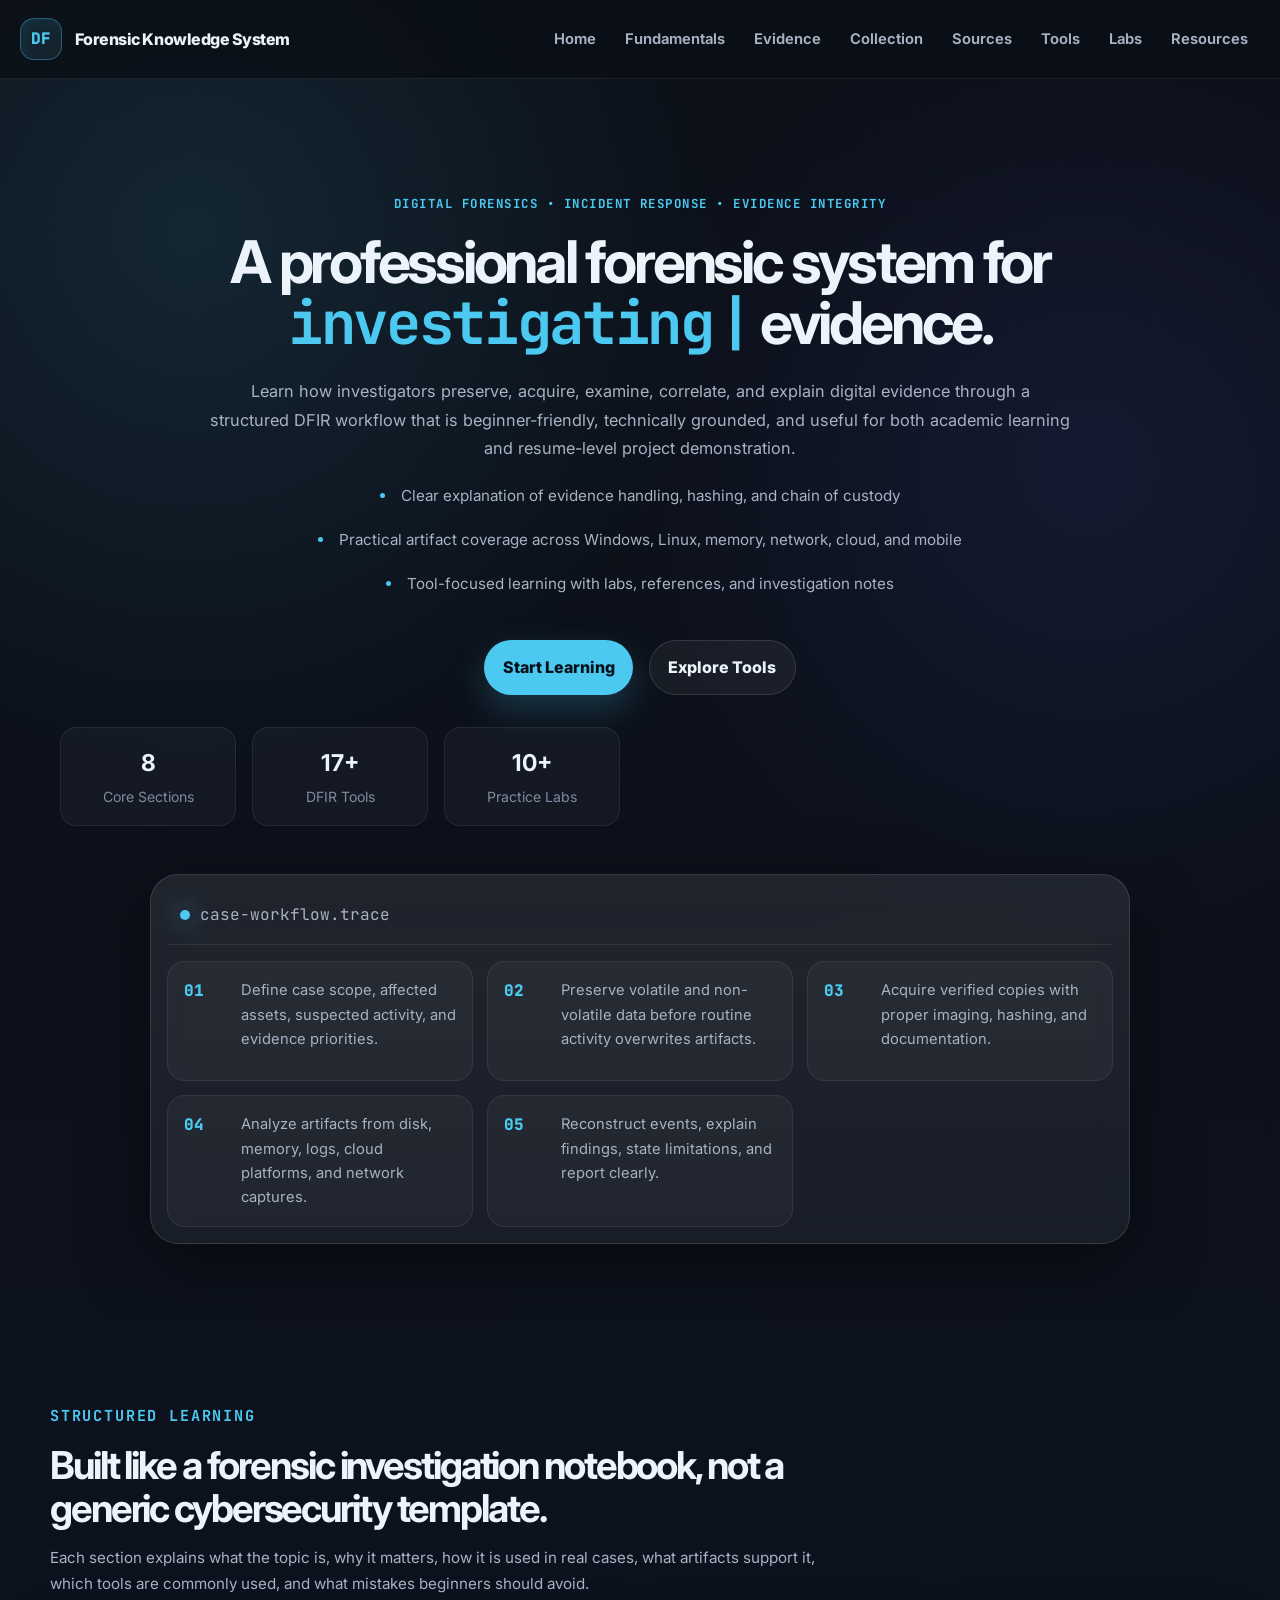
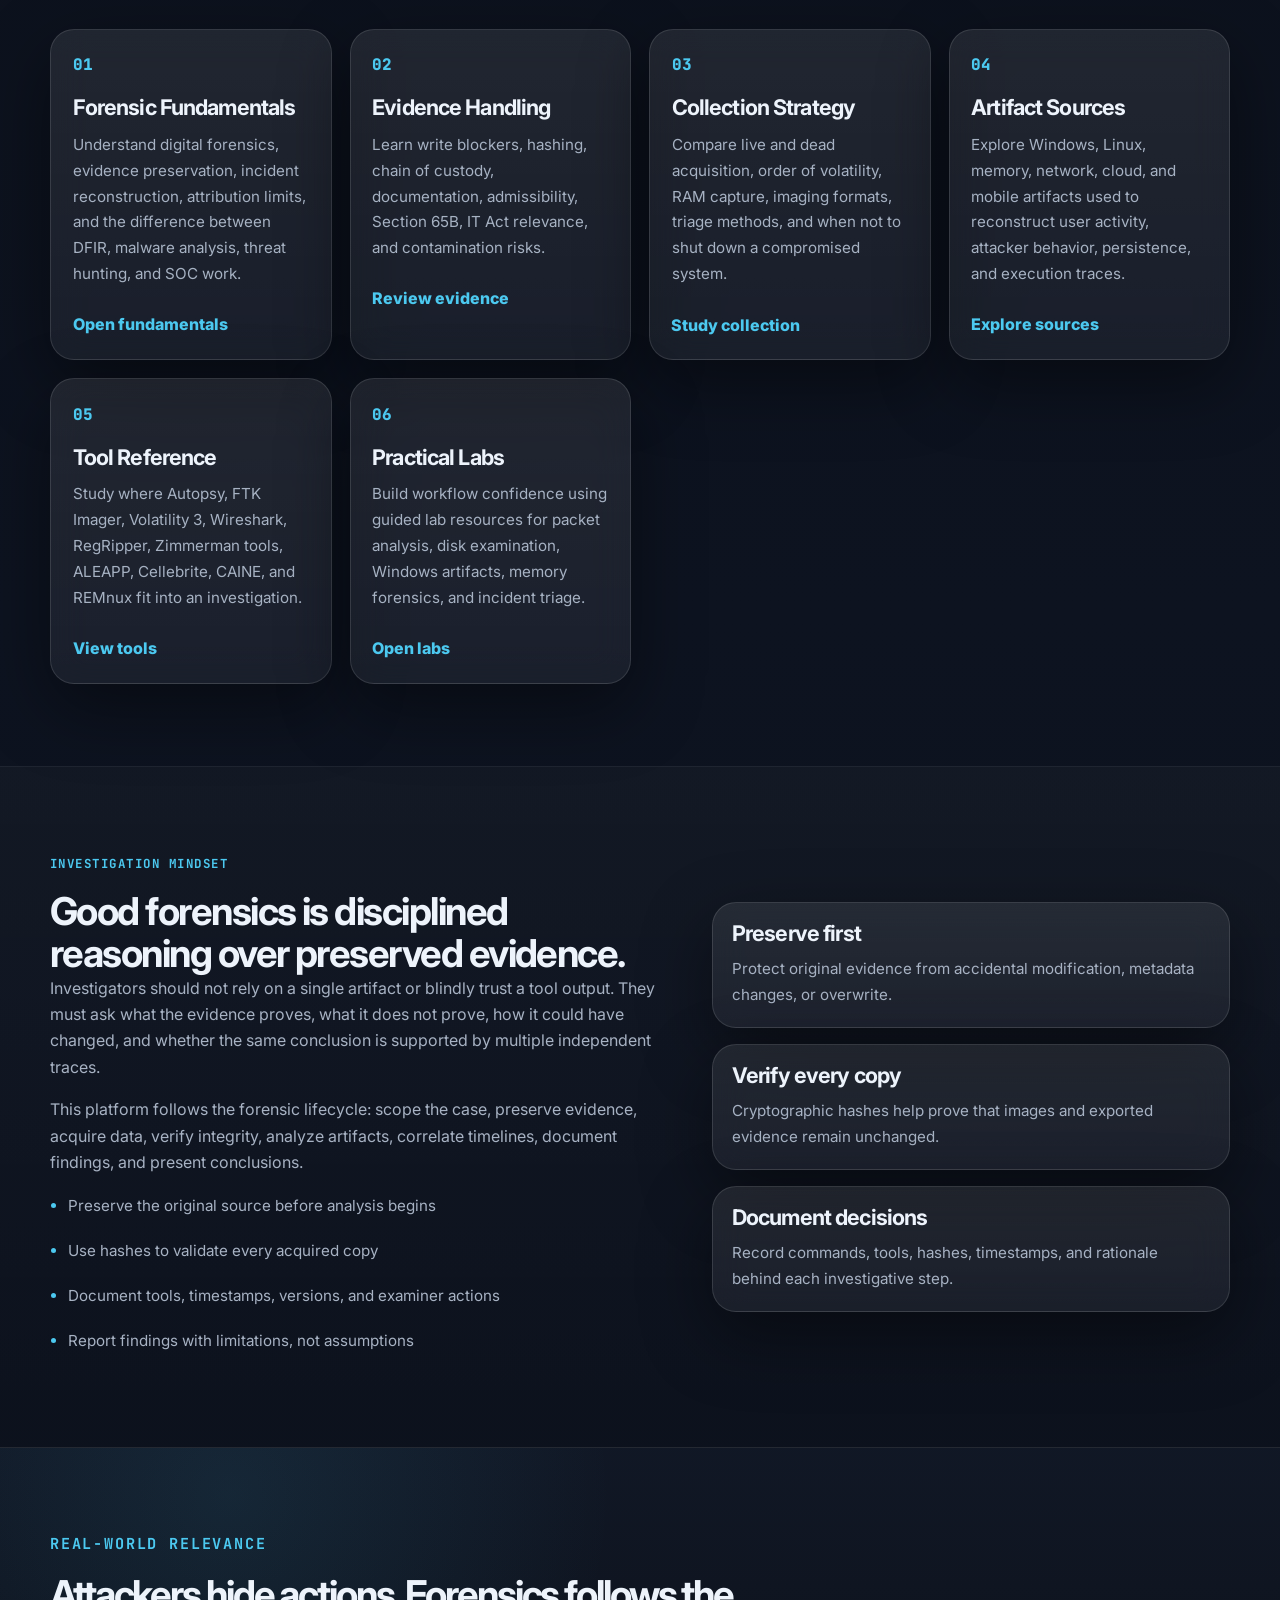
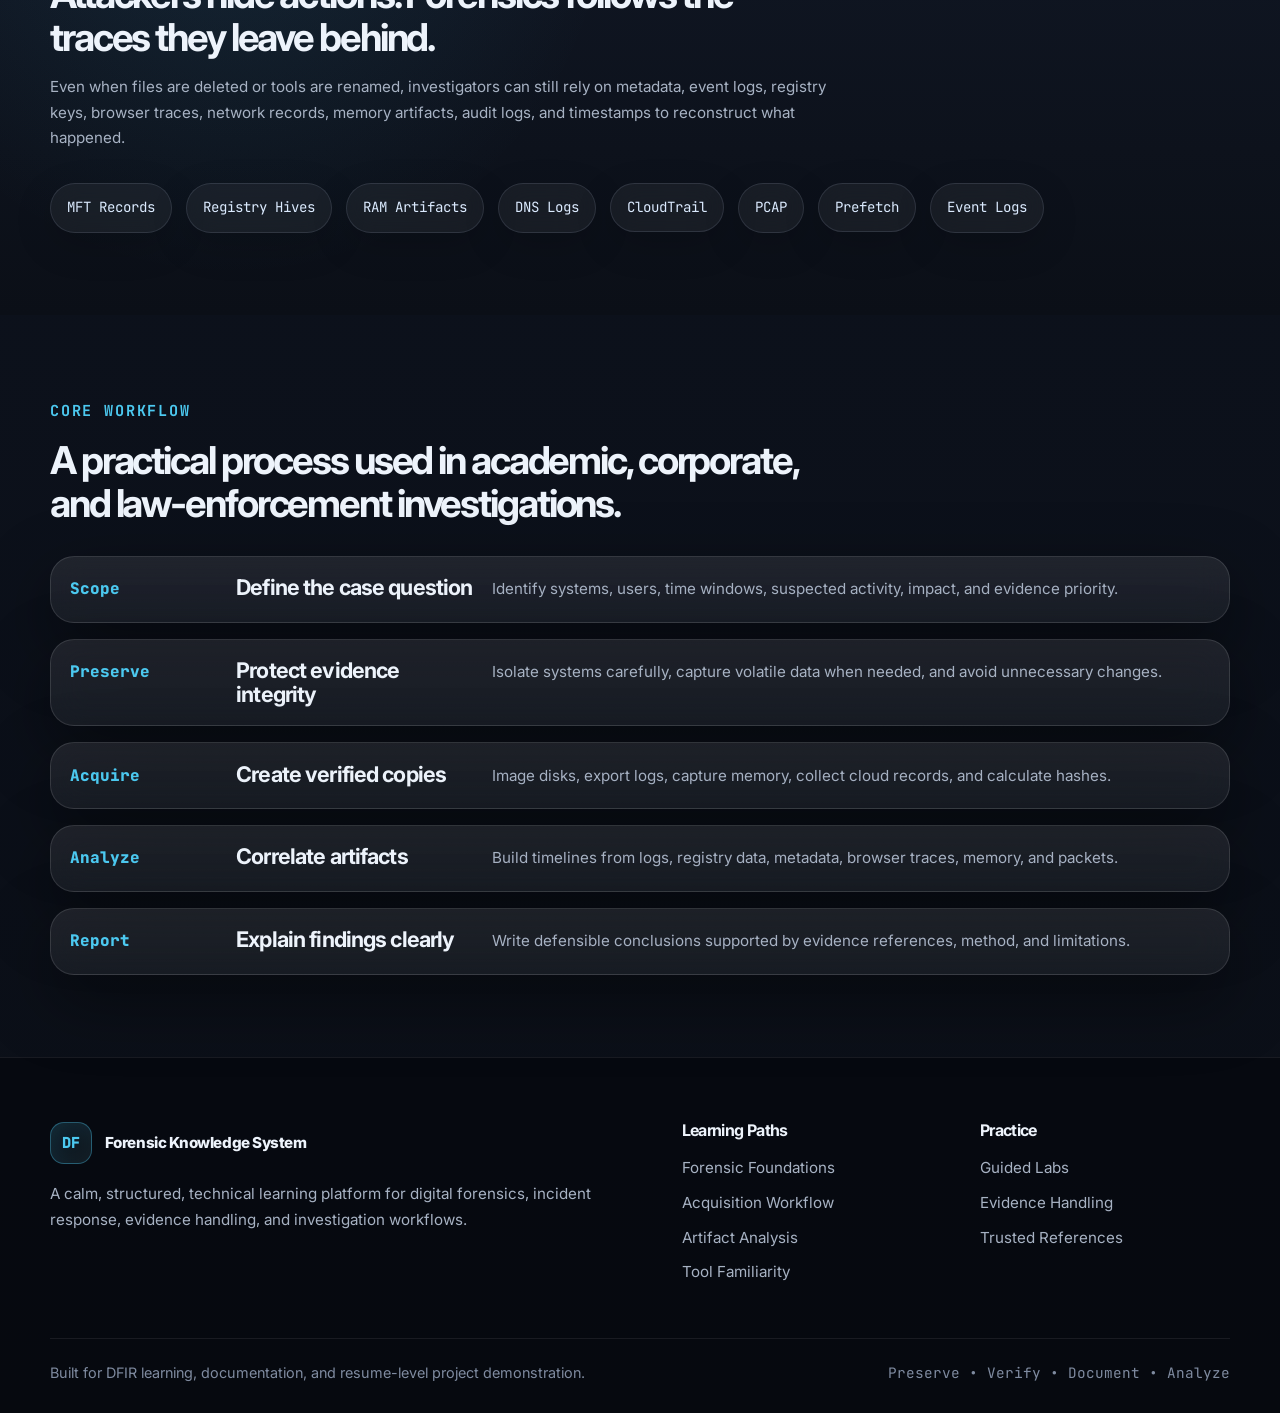
<file: index.html>
<!DOCTYPE html>
<html lang="en">
<head>
  <base href="/">
  <meta charset="UTF-8">
  <meta name="viewport" content="width=device-width, initial-scale=1.0">
  <title>Digital Forensics Knowledge System</title>
  <meta name="description" content="Professional DFIR learning platform with evidence handling, acquisition, artifacts, tools, labs, and resources.">

  <link rel="preconnect" href="https://fonts.googleapis.com">
  <link rel="preconnect" href="https://fonts.gstatic.com" crossorigin>
  <link href="https://fonts.googleapis.com/css2?family=Inter:wght@400;500;600;700;800&family=JetBrains+Mono:wght@400;500;600;700&display=swap" rel="stylesheet">

  <link rel="stylesheet" href="/css/main.css">
  <link rel="stylesheet" href="/css/components.css">
  <link rel="stylesheet" href="/css/animations.css">
  <link rel="stylesheet" href="/css/home-tune.css">
</head>

<body data-page="home">
  <a class="skip-link" href="#main">Skip to content</a>
  <div class="scroll-progress" id="scrollProgress"></div>

  <header class="site-header" id="siteHeader">
    <nav class="navbar" aria-label="Primary navigation">
      <a class="brand" href="/">
        <span class="brand-mark">DF</span>
        <span class="brand-text">Forensic Knowledge System</span>
      </a>

      <button class="nav-toggle" id="navToggle" aria-label="Toggle navigation" aria-expanded="false">
        <span></span>
        <span></span>
        <span></span>
      </button>

      <div class="nav-links" id="navLinks">
        <a href="/">Home</a>
        <a href="/pages/fundamentals.html">Fundamentals</a>
        <a href="/pages/evidence.html">Evidence</a>
        <a href="/pages/data-collection.html">Collection</a>
        <a href="/pages/data-sources.html">Sources</a>
        <a href="/pages/tools.html">Tools</a>
        <a href="/pages/labs.html">Labs</a>
        <a href="/pages/resources.html">Resources</a>
      </div>
    </nav>
  </header>

  <main id="main">
    <section class="hero hero-home">
      <div class="hero-noise"></div>

      <div class="container hero-grid">
        <div class="hero-copy reveal">
          <p class="eyebrow">DIGITAL FORENSICS • INCIDENT RESPONSE • EVIDENCE INTEGRITY</p>

<h1>
  A professional forensic system for
  <span class="typewriter-wrap">
    <span id="typewriterText">investigating</span>
  </span>
  evidence.
</h1>

          <p class="hero-lead">
            Learn how investigators preserve, acquire, examine, correlate, and explain digital evidence
            through a structured DFIR workflow that is beginner-friendly, technically grounded, and useful
            for both academic learning and resume-level project demonstration.
          </p>

          <ul class="hero-points">
            <li>Clear explanation of evidence handling, hashing, and chain of custody</li>
            <li>Practical artifact coverage across Windows, Linux, memory, network, cloud, and mobile</li>
            <li>Tool-focused learning with labs, references, and investigation notes</li>
          </ul>

          <div class="hero-actions">
            <a class="btn btn-primary" href="/pages/fundamentals.html">Start Learning</a>
            <a class="btn btn-secondary" href="/pages/tools.html">Explore Tools</a>
          </div>

          <div class="hero-metrics" aria-label="Project highlights">
            <div>
              <strong>8</strong>
              <span>Core Sections</span>
            </div>
            <div>
              <strong>17+</strong>
              <span>DFIR Tools</span>
            </div>
            <div>
              <strong>10+</strong>
              <span>Practice Labs</span>
            </div>
          </div>
        </div>

        <aside class="system-panel reveal delay-1" aria-label="Forensic workflow summary">
          <div class="panel-header">
            <span class="status-dot"></span>
            <span class="mono">case-workflow.trace</span>
          </div>

          <div class="trace-list">
            <div>
              <span>01</span>
              <p>Define case scope, affected assets, suspected activity, and evidence priorities.</p>
            </div>
            <div>
              <span>02</span>
              <p>Preserve volatile and non-volatile data before routine activity overwrites artifacts.</p>
            </div>
            <div>
              <span>03</span>
              <p>Acquire verified copies with proper imaging, hashing, and documentation.</p>
            </div>
            <div>
              <span>04</span>
              <p>Analyze artifacts from disk, memory, logs, cloud platforms, and network captures.</p>
            </div>
            <div>
              <span>05</span>
              <p>Reconstruct events, explain findings, state limitations, and report clearly.</p>
            </div>
          </div>
        </aside>
      </div>
    </section>

    <section class="section">
      <div class="container">
        <div class="section-heading reveal">
          <p class="eyebrow">Structured Learning</p>
          <h2>Built like a forensic investigation notebook, not a generic cybersecurity template.</h2>
          <p>
            Each section explains what the topic is, why it matters, how it is used in real cases,
            what artifacts support it, which tools are commonly used, and what mistakes beginners should avoid.
          </p>
        </div>

        <div class="feature-grid">
          <article class="feature-card reveal">
            <span class="card-index">01</span>
            <h3>Forensic Fundamentals</h3>
            <p>
              Understand digital forensics, evidence preservation, incident reconstruction, attribution limits,
              and the difference between DFIR, malware analysis, threat hunting, and SOC work.
            </p>
            <a href="/pages/fundamentals.html">Open fundamentals</a>
          </article>

          <article class="feature-card reveal delay-1">
            <span class="card-index">02</span>
            <h3>Evidence Handling</h3>
            <p>
              Learn write blockers, hashing, chain of custody, documentation, admissibility,
              Section 65B, IT Act relevance, and contamination risks.
            </p>
            <a href="/pages/evidence.html">Review evidence</a>
          </article>

          <article class="feature-card reveal delay-2">
            <span class="card-index">03</span>
            <h3>Collection Strategy</h3>
            <p>
              Compare live and dead acquisition, order of volatility, RAM capture, imaging formats,
              triage methods, and when not to shut down a compromised system.
            </p>
            <a href="/pages/data-collection.html">Study collection</a>
          </article>

          <article class="feature-card reveal">
            <span class="card-index">04</span>
            <h3>Artifact Sources</h3>
            <p>
              Explore Windows, Linux, memory, network, cloud, and mobile artifacts used to reconstruct
              user activity, attacker behavior, persistence, and execution traces.
            </p>
            <a href="/pages/data-sources.html">Explore sources</a>
          </article>

          <article class="feature-card reveal delay-1">
            <span class="card-index">05</span>
            <h3>Tool Reference</h3>
            <p>
              Study where Autopsy, FTK Imager, Volatility 3, Wireshark, RegRipper, Zimmerman tools,
              ALEAPP, Cellebrite, CAINE, and REMnux fit into an investigation.
            </p>
            <a href="/pages/tools.html">View tools</a>
          </article>

          <article class="feature-card reveal delay-2">
            <span class="card-index">06</span>
            <h3>Practical Labs</h3>
            <p>
              Build workflow confidence using guided lab resources for packet analysis, disk examination,
              Windows artifacts, memory forensics, and incident triage.
            </p>
            <a href="/pages/labs.html">Open labs</a>
          </article>
        </div>
      </div>
    </section>

    <section class="section section-alt">
      <div class="container split-layout">
        <div class="reveal">
          <p class="eyebrow">Investigation Mindset</p>
          <h2>Good forensics is disciplined reasoning over preserved evidence.</h2>

          <p>
            Investigators should not rely on a single artifact or blindly trust a tool output.
            They must ask what the evidence proves, what it does not prove, how it could have changed,
            and whether the same conclusion is supported by multiple independent traces.
          </p>

          <p>
            This platform follows the forensic lifecycle: scope the case, preserve evidence, acquire data,
            verify integrity, analyze artifacts, correlate timelines, document findings, and present conclusions.
          </p>

          <ul class="content-checklist">
            <li>Preserve the original source before analysis begins</li>
            <li>Use hashes to validate every acquired copy</li>
            <li>Document tools, timestamps, versions, and examiner actions</li>
            <li>Report findings with limitations, not assumptions</li>
          </ul>
        </div>

        <div class="note-stack reveal delay-1">
          <div class="note-card">
            <h3>Preserve first</h3>
            <p>Protect original evidence from accidental modification, metadata changes, or overwrite.</p>
          </div>

          <div class="note-card">
            <h3>Verify every copy</h3>
            <p>Cryptographic hashes help prove that images and exported evidence remain unchanged.</p>
          </div>

          <div class="note-card">
            <h3>Document decisions</h3>
            <p>Record commands, tools, hashes, timestamps, and rationale behind each investigative step.</p>
          </div>
        </div>
      </div>
    </section>

    <section class="section section-focus">
      <div class="container">
        <div class="section-heading reveal">
          <p class="eyebrow">Real-World Relevance</p>
          <h2>Attackers hide actions. Forensics follows the traces they leave behind.</h2>
          <p>
            Even when files are deleted or tools are renamed, investigators can still rely on metadata,
            event logs, registry keys, browser traces, network records, memory artifacts, audit logs,
            and timestamps to reconstruct what happened.
          </p>
        </div>

        <div class="evidence-strip">
          <div class="evidence-pill reveal">MFT Records</div>
          <div class="evidence-pill reveal delay-1">Registry Hives</div>
          <div class="evidence-pill reveal delay-2">RAM Artifacts</div>
          <div class="evidence-pill reveal">DNS Logs</div>
          <div class="evidence-pill reveal delay-1">CloudTrail</div>
          <div class="evidence-pill reveal delay-2">PCAP</div>
          <div class="evidence-pill reveal">Prefetch</div>
          <div class="evidence-pill reveal delay-1">Event Logs</div>
        </div>
      </div>
    </section>

    <section class="section">
      <div class="container timeline">
        <div class="section-heading reveal">
          <p class="eyebrow">Core Workflow</p>
          <h2>A practical process used in academic, corporate, and law-enforcement investigations.</h2>
        </div>

        <div class="timeline-grid">
          <article class="timeline-item reveal">
            <span>Scope</span>
            <h3>Define the case question</h3>
            <p>Identify systems, users, time windows, suspected activity, impact, and evidence priority.</p>
          </article>

          <article class="timeline-item reveal">
            <span>Preserve</span>
            <h3>Protect evidence integrity</h3>
            <p>Isolate systems carefully, capture volatile data when needed, and avoid unnecessary changes.</p>
          </article>

          <article class="timeline-item reveal">
            <span>Acquire</span>
            <h3>Create verified copies</h3>
            <p>Image disks, export logs, capture memory, collect cloud records, and calculate hashes.</p>
          </article>

          <article class="timeline-item reveal">
            <span>Analyze</span>
            <h3>Correlate artifacts</h3>
            <p>Build timelines from logs, registry data, metadata, browser traces, memory, and packets.</p>
          </article>

          <article class="timeline-item reveal">
            <span>Report</span>
            <h3>Explain findings clearly</h3>
            <p>Write defensible conclusions supported by evidence references, method, and limitations.</p>
          </article>
        </div>
      </div>
    </section>
  </main>

  <footer class="footer">
    <div class="footer-grid">
      <div>
        <a class="brand footer-brand" href="/">
          <span class="brand-mark">DF</span>
          <span class="brand-text">Forensic Knowledge System</span>
        </a>
        <p>
          A calm, structured, technical learning platform for digital forensics,
          incident response, evidence handling, and investigation workflows.
        </p>
      </div>

      <div>
        <h3>Learning Paths</h3>
        <a href="/pages/fundamentals.html">Forensic Foundations</a>
        <a href="/pages/data-collection.html">Acquisition Workflow</a>
        <a href="/pages/data-sources.html">Artifact Analysis</a>
        <a href="/pages/tools.html">Tool Familiarity</a>
      </div>

      <div>
        <h3>Practice</h3>
        <a href="/pages/labs.html">Guided Labs</a>
        <a href="/pages/evidence.html">Evidence Handling</a>
        <a href="/pages/resources.html">Trusted References</a>
      </div>
    </div>

    <div class="footer-bottom">
      <span>Built for DFIR learning, documentation, and resume-level project demonstration.</span>
      <span class="mono">Preserve • Verify • Document • Analyze</span>
    </div>
  </footer>

  <script src="/js/navbar.js"></script>
  <script src="/js/scroll-animations.js"></script>
  <script src="/js/main.js"></script>
</body>
</html>
</file>
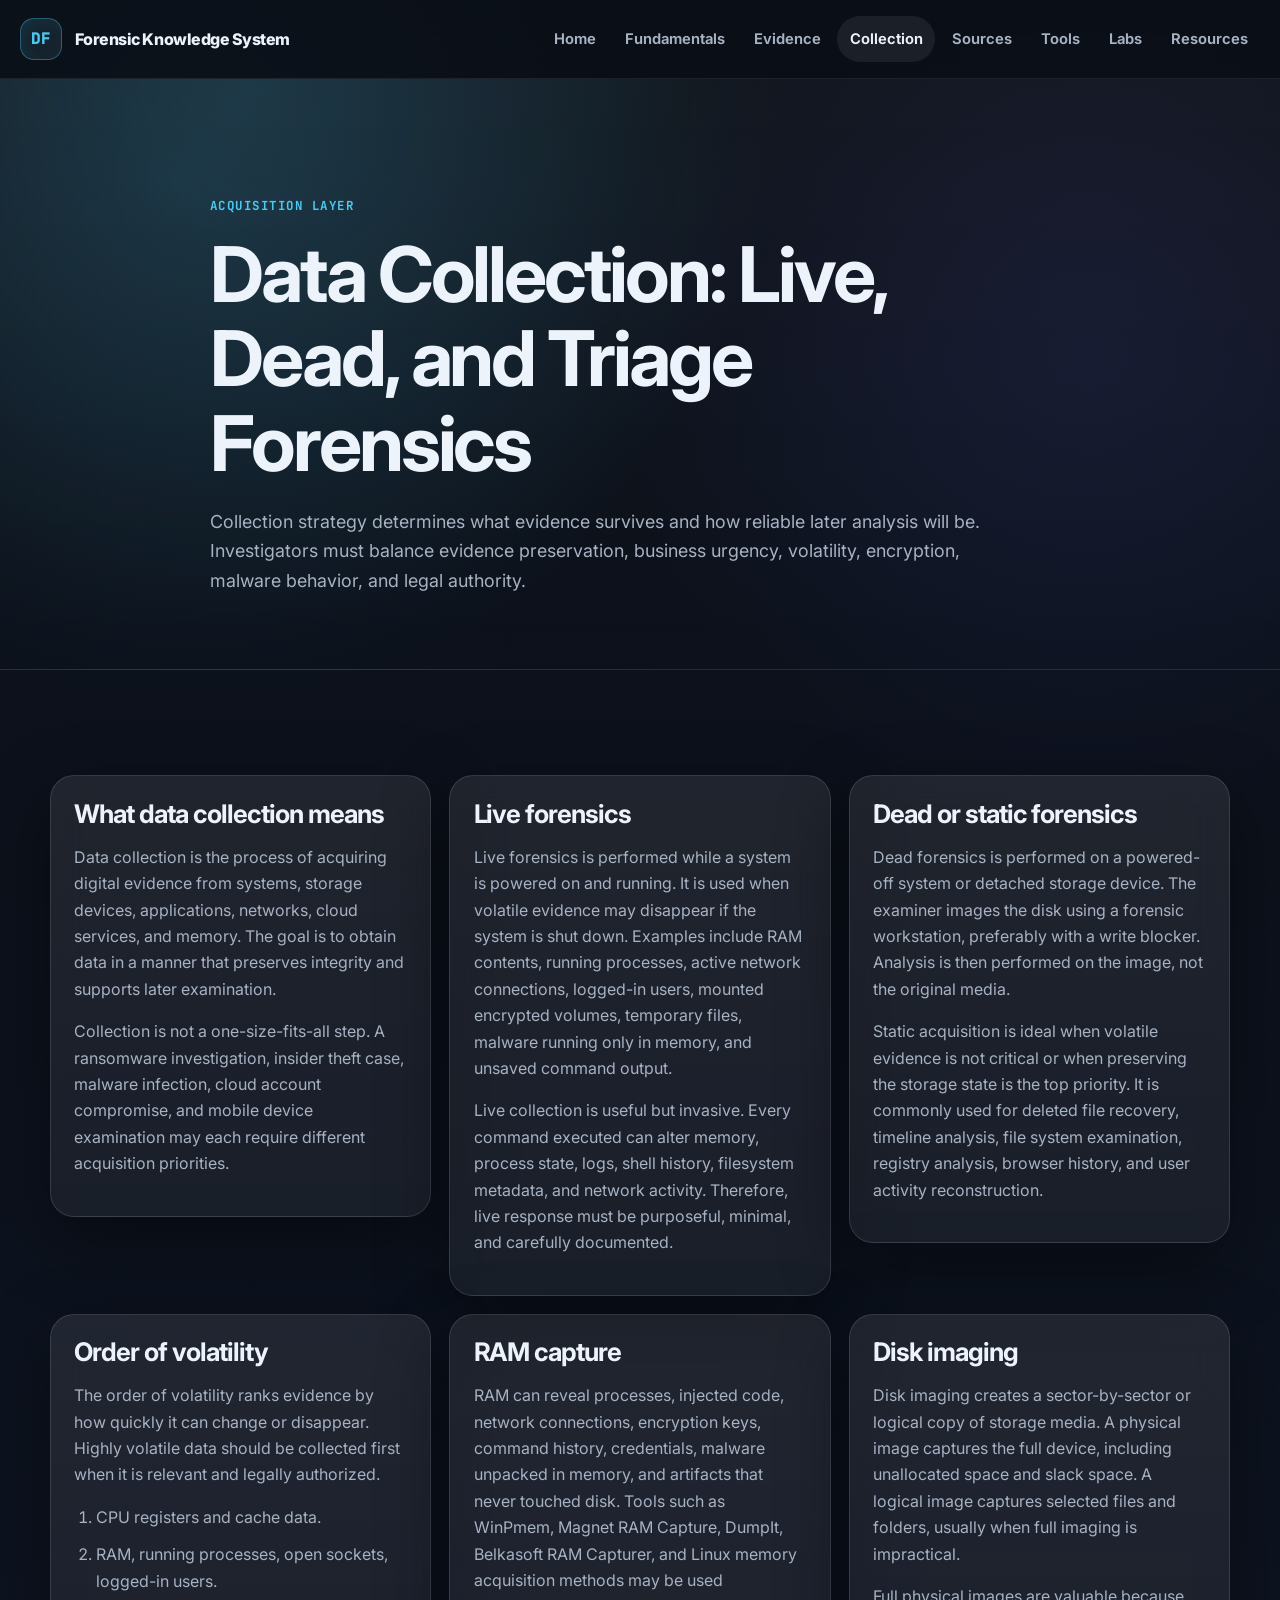
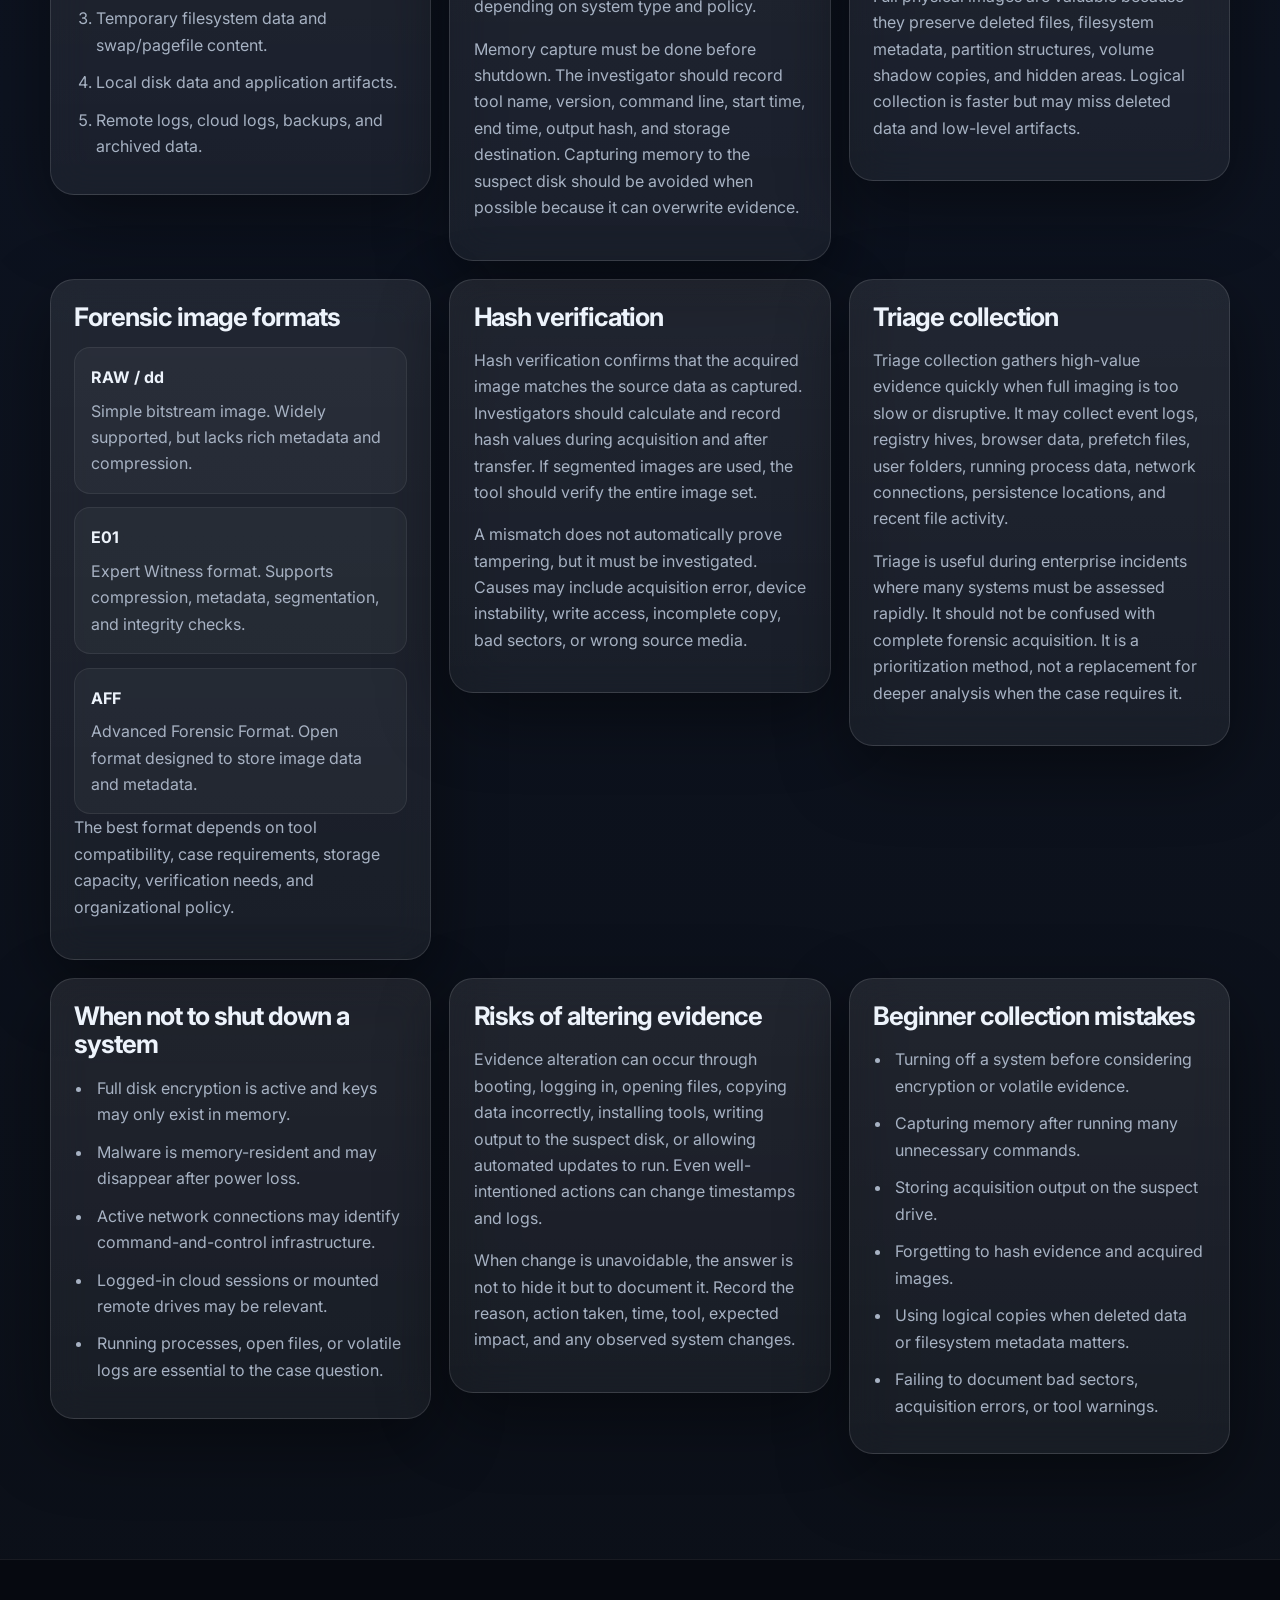
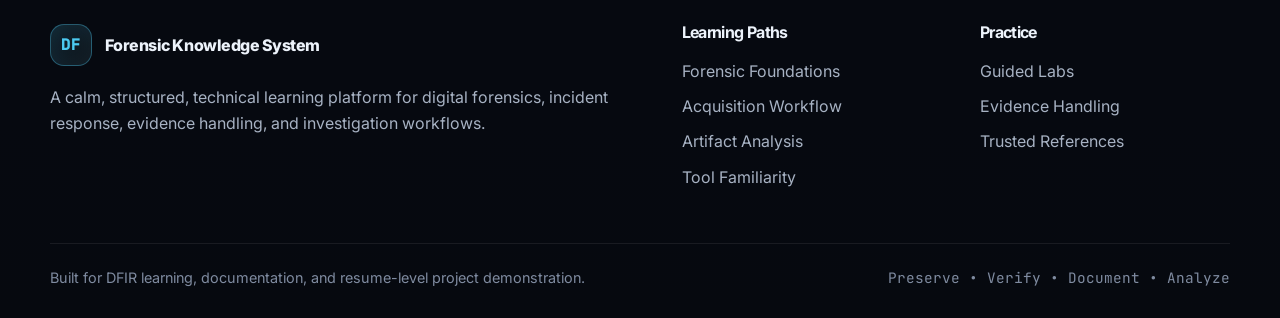
<file: pages/data-collection.html>
<!DOCTYPE html>
<html lang="en">
<head>
  <base href="/">
  <meta charset="UTF-8">
  <meta name="viewport" content="width=device-width, initial-scale=1.0">
  <title>Data Collection | Digital Forensics Knowledge System</title>
  <meta name="description" content="Live forensics, dead forensics, order of volatility, RAM capture, imaging formats, and triage collection.">
  <link rel="preconnect" href="https://fonts.googleapis.com">
  <link rel="preconnect" href="https://fonts.gstatic.com" crossorigin>
  <link href="https://fonts.googleapis.com/css2?family=Inter:wght@400;500;600;700;800&family=JetBrains+Mono:wght@400;500;600;700&display=swap" rel="stylesheet">
  <link rel="stylesheet" href="/css/main.css">
  <link rel="stylesheet" href="/css/components.css">
  <link rel="stylesheet" href="/css/animations.css">
</head>
<body data-page="data-collection">
  <a class="skip-link" href="#main">Skip to content</a>
  <header class="site-header" id="siteHeader">
  <nav class="navbar" aria-label="Primary navigation">
    <a class="brand" href="/">
      <span class="brand-mark">DF</span>
      <span class="brand-text">Forensic Knowledge System</span>
    </a>
    <button class="nav-toggle" id="navToggle" aria-label="Toggle navigation" aria-expanded="false">
      <span></span><span></span><span></span>
    </button>
    <div class="nav-links" id="navLinks">
      <a href="/">Home</a>
      <a href="/pages/fundamentals.html">Fundamentals</a>
      <a href="/pages/evidence.html">Evidence</a>
      <a href="/pages/data-collection.html">Collection</a>
      <a href="/pages/data-sources.html">Sources</a>
      <a href="/pages/tools.html">Tools</a>
      <a href="/pages/labs.html">Labs</a>
      <a href="/pages/resources.html">Resources</a>
    </div>
  </nav>
</header>
  <main id="main">

    <section class="page-hero">
      <div class="container narrow reveal">
        <p class="eyebrow">Acquisition Layer</p>
        <h1>Data Collection: Live, Dead, and Triage Forensics</h1>
        <p>
          Collection strategy determines what evidence survives and how reliable later analysis will be.
          Investigators must balance evidence preservation, business urgency, volatility, encryption,
          malware behavior, and legal authority.
        </p>
      </div>
    </section>

    <section class="section">
      <div class="container content-grid">
        <article class="content-card reveal">
          <h2>What data collection means</h2>
          <p>
            Data collection is the process of acquiring digital evidence from systems, storage devices,
            applications, networks, cloud services, and memory. The goal is to obtain data in a manner that
            preserves integrity and supports later examination.
          </p>
          <p>
            Collection is not a one-size-fits-all step. A ransomware investigation, insider theft case,
            malware infection, cloud account compromise, and mobile device examination may each require
            different acquisition priorities.
          </p>
        </article>

        <article class="content-card reveal">
          <h2>Live forensics</h2>
          <p>
            Live forensics is performed while a system is powered on and running. It is used when volatile
            evidence may disappear if the system is shut down. Examples include RAM contents, running processes,
            active network connections, logged-in users, mounted encrypted volumes, temporary files, malware
            running only in memory, and unsaved command output.
          </p>
          <p>
            Live collection is useful but invasive. Every command executed can alter memory, process state,
            logs, shell history, filesystem metadata, and network activity. Therefore, live response must be
            purposeful, minimal, and carefully documented.
          </p>
        </article>

        <article class="content-card reveal">
          <h2>Dead or static forensics</h2>
          <p>
            Dead forensics is performed on a powered-off system or detached storage device. The examiner images
            the disk using a forensic workstation, preferably with a write blocker. Analysis is then performed
            on the image, not the original media.
          </p>
          <p>
            Static acquisition is ideal when volatile evidence is not critical or when preserving the storage
            state is the top priority. It is commonly used for deleted file recovery, timeline analysis, file
            system examination, registry analysis, browser history, and user activity reconstruction.
          </p>
        </article>

        <article class="content-card reveal">
          <h2>Order of volatility</h2>
          <p>
            The order of volatility ranks evidence by how quickly it can change or disappear. Highly volatile
            data should be collected first when it is relevant and legally authorized.
          </p>
          <ol class="ordered-list">
            <li>CPU registers and cache data.</li>
            <li>RAM, running processes, open sockets, logged-in users.</li>
            <li>Temporary filesystem data and swap/pagefile content.</li>
            <li>Local disk data and application artifacts.</li>
            <li>Remote logs, cloud logs, backups, and archived data.</li>
          </ol>
        </article>

        <article class="content-card reveal">
          <h2>RAM capture</h2>
          <p>
            RAM can reveal processes, injected code, network connections, encryption keys, command history,
            credentials, malware unpacked in memory, and artifacts that never touched disk. Tools such as
            WinPmem, Magnet RAM Capture, DumpIt, Belkasoft RAM Capturer, and Linux memory acquisition methods
            may be used depending on system type and policy.
          </p>
          <p>
            Memory capture must be done before shutdown. The investigator should record tool name, version,
            command line, start time, end time, output hash, and storage destination. Capturing memory to the
            suspect disk should be avoided when possible because it can overwrite evidence.
          </p>
        </article>

        <article class="content-card reveal">
          <h2>Disk imaging</h2>
          <p>
            Disk imaging creates a sector-by-sector or logical copy of storage media. A physical image captures
            the full device, including unallocated space and slack space. A logical image captures selected
            files and folders, usually when full imaging is impractical.
          </p>
          <p>
            Full physical images are valuable because they preserve deleted files, filesystem metadata, partition
            structures, volume shadow copies, and hidden areas. Logical collection is faster but may miss deleted
            data and low-level artifacts.
          </p>
        </article>

        <article class="content-card reveal">
          <h2>Forensic image formats</h2>
          <div class="mini-table">
            <div><strong>RAW / dd</strong><span>Simple bitstream image. Widely supported, but lacks rich metadata and compression.</span></div>
            <div><strong>E01</strong><span>Expert Witness format. Supports compression, metadata, segmentation, and integrity checks.</span></div>
            <div><strong>AFF</strong><span>Advanced Forensic Format. Open format designed to store image data and metadata.</span></div>
          </div>
          <p>
            The best format depends on tool compatibility, case requirements, storage capacity, verification
            needs, and organizational policy.
          </p>
        </article>

        <article class="content-card reveal">
          <h2>Hash verification</h2>
          <p>
            Hash verification confirms that the acquired image matches the source data as captured. Investigators
            should calculate and record hash values during acquisition and after transfer. If segmented images are
            used, the tool should verify the entire image set.
          </p>
          <p>
            A mismatch does not automatically prove tampering, but it must be investigated. Causes may include
            acquisition error, device instability, write access, incomplete copy, bad sectors, or wrong source media.
          </p>
        </article>

        <article class="content-card reveal">
          <h2>Triage collection</h2>
          <p>
            Triage collection gathers high-value evidence quickly when full imaging is too slow or disruptive.
            It may collect event logs, registry hives, browser data, prefetch files, user folders, running process
            data, network connections, persistence locations, and recent file activity.
          </p>
          <p>
            Triage is useful during enterprise incidents where many systems must be assessed rapidly. It should
            not be confused with complete forensic acquisition. It is a prioritization method, not a replacement
            for deeper analysis when the case requires it.
          </p>
        </article>

        <article class="content-card reveal">
          <h2>When not to shut down a system</h2>
          <ul class="clean-list">
            <li>Full disk encryption is active and keys may only exist in memory.</li>
            <li>Malware is memory-resident and may disappear after power loss.</li>
            <li>Active network connections may identify command-and-control infrastructure.</li>
            <li>Logged-in cloud sessions or mounted remote drives may be relevant.</li>
            <li>Running processes, open files, or volatile logs are essential to the case question.</li>
          </ul>
        </article>

        <article class="content-card reveal">
          <h2>Risks of altering evidence</h2>
          <p>
            Evidence alteration can occur through booting, logging in, opening files, copying data incorrectly,
            installing tools, writing output to the suspect disk, or allowing automated updates to run. Even
            well-intentioned actions can change timestamps and logs.
          </p>
          <p>
            When change is unavoidable, the answer is not to hide it but to document it. Record the reason,
            action taken, time, tool, expected impact, and any observed system changes.
          </p>
        </article>

        <article class="content-card reveal">
          <h2>Beginner collection mistakes</h2>
          <ul class="clean-list">
            <li>Turning off a system before considering encryption or volatile evidence.</li>
            <li>Capturing memory after running many unnecessary commands.</li>
            <li>Storing acquisition output on the suspect drive.</li>
            <li>Forgetting to hash evidence and acquired images.</li>
            <li>Using logical copies when deleted data or filesystem metadata matters.</li>
            <li>Failing to document bad sectors, acquisition errors, or tool warnings.</li>
          </ul>
        </article>
      </div>
    </section>

  </main>
  <footer class="footer">
  <div class="footer-grid">
    <div>
      <a class="brand footer-brand" href="/">
        <span class="brand-mark">DF</span>
        <span class="brand-text">Forensic Knowledge System</span>
      </a>
      <p>
        A calm, structured, technical learning platform for digital forensics,
        incident response, evidence handling, and investigation workflows.
      </p>
    </div>
    <div>
      <h3>Learning Paths</h3>
      <a href="/pages/fundamentals.html">Forensic Foundations</a>
      <a href="/pages/data-collection.html">Acquisition Workflow</a>
      <a href="/pages/data-sources.html">Artifact Analysis</a>
      <a href="/pages/tools.html">Tool Familiarity</a>
    </div>
    <div>
      <h3>Practice</h3>
      <a href="/pages/labs.html">Guided Labs</a>
      <a href="/pages/evidence.html">Evidence Handling</a>
      <a href="/pages/resources.html">Trusted References</a>
    </div>
  </div>
  <div class="footer-bottom">
    <span>Built for DFIR learning, documentation, and resume-level project demonstration.</span>
    <span class="mono">Preserve • Verify • Document • Analyze</span>
  </div>
</footer>
  <script src="/js/navbar.js"></script>
  <script src="/js/scroll-animations.js"></script>
  <script src="/js/main.js"></script>
</body>
</html>
</file>
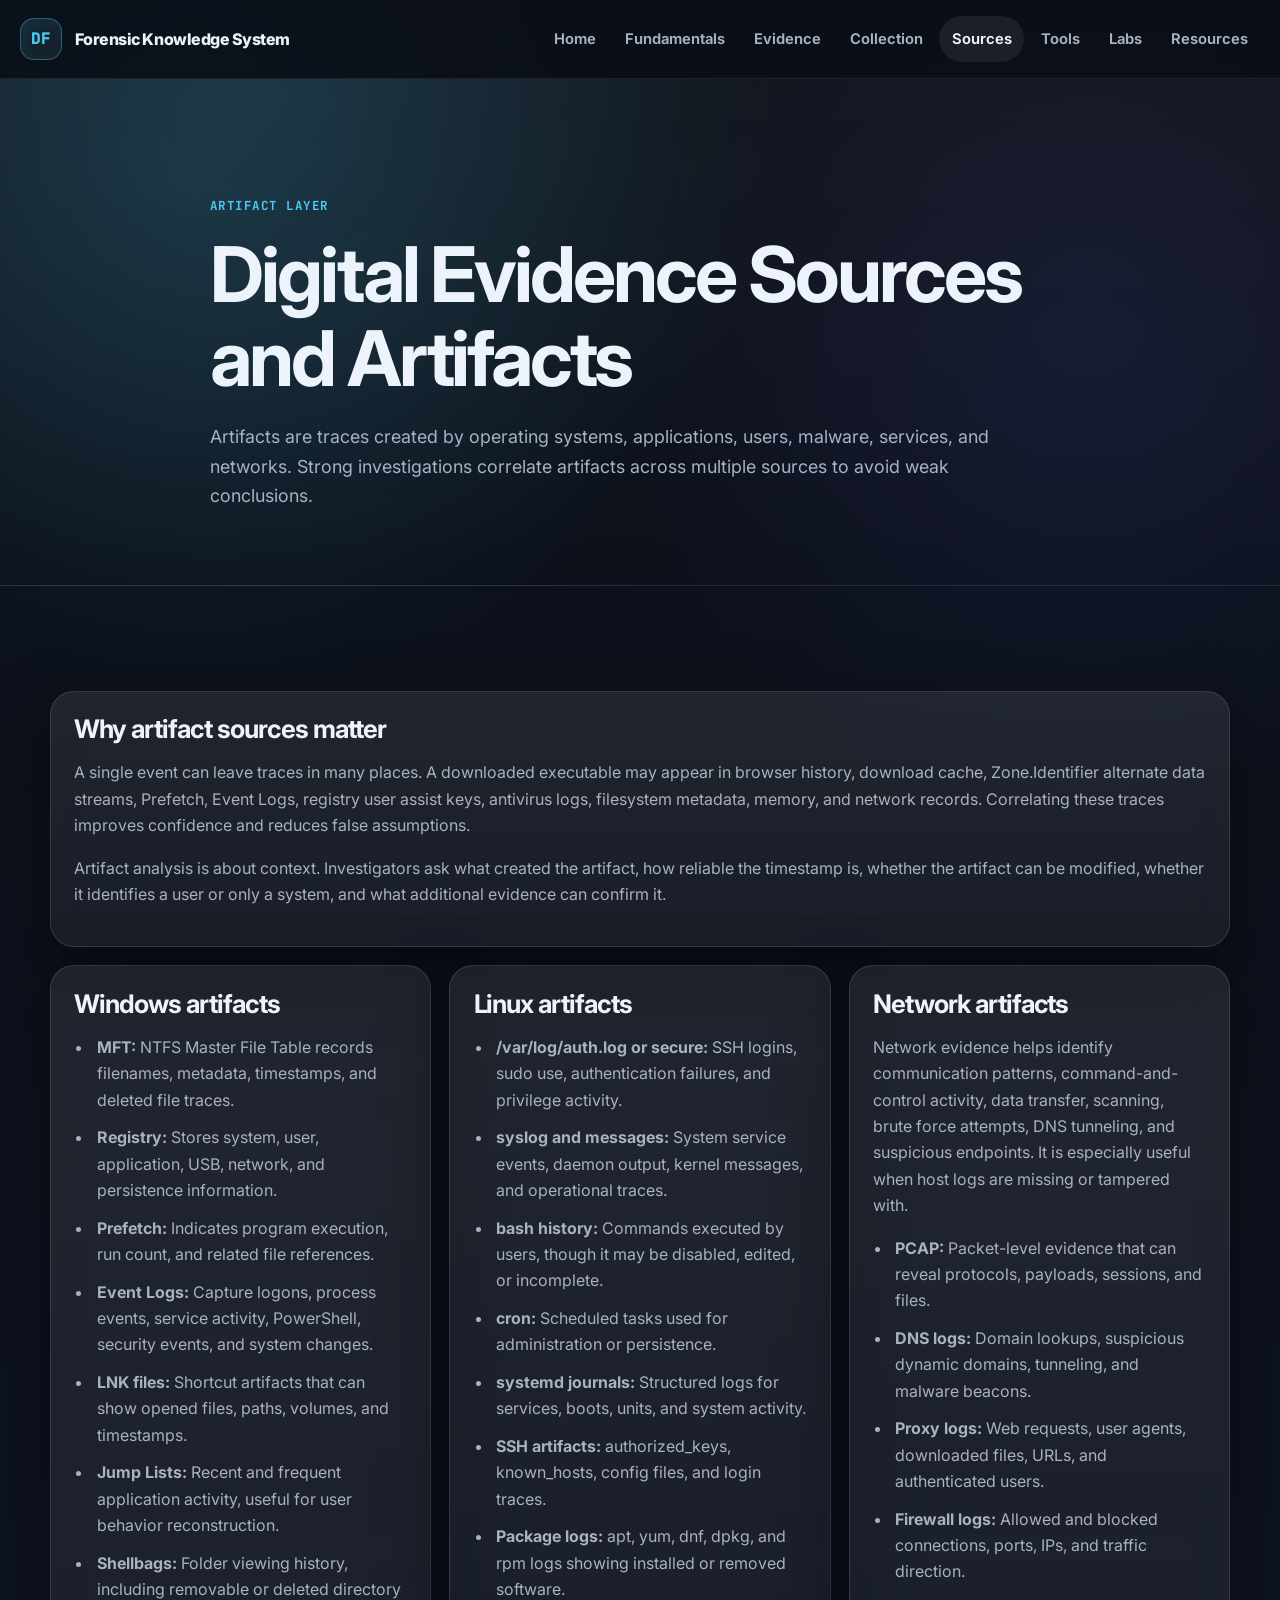
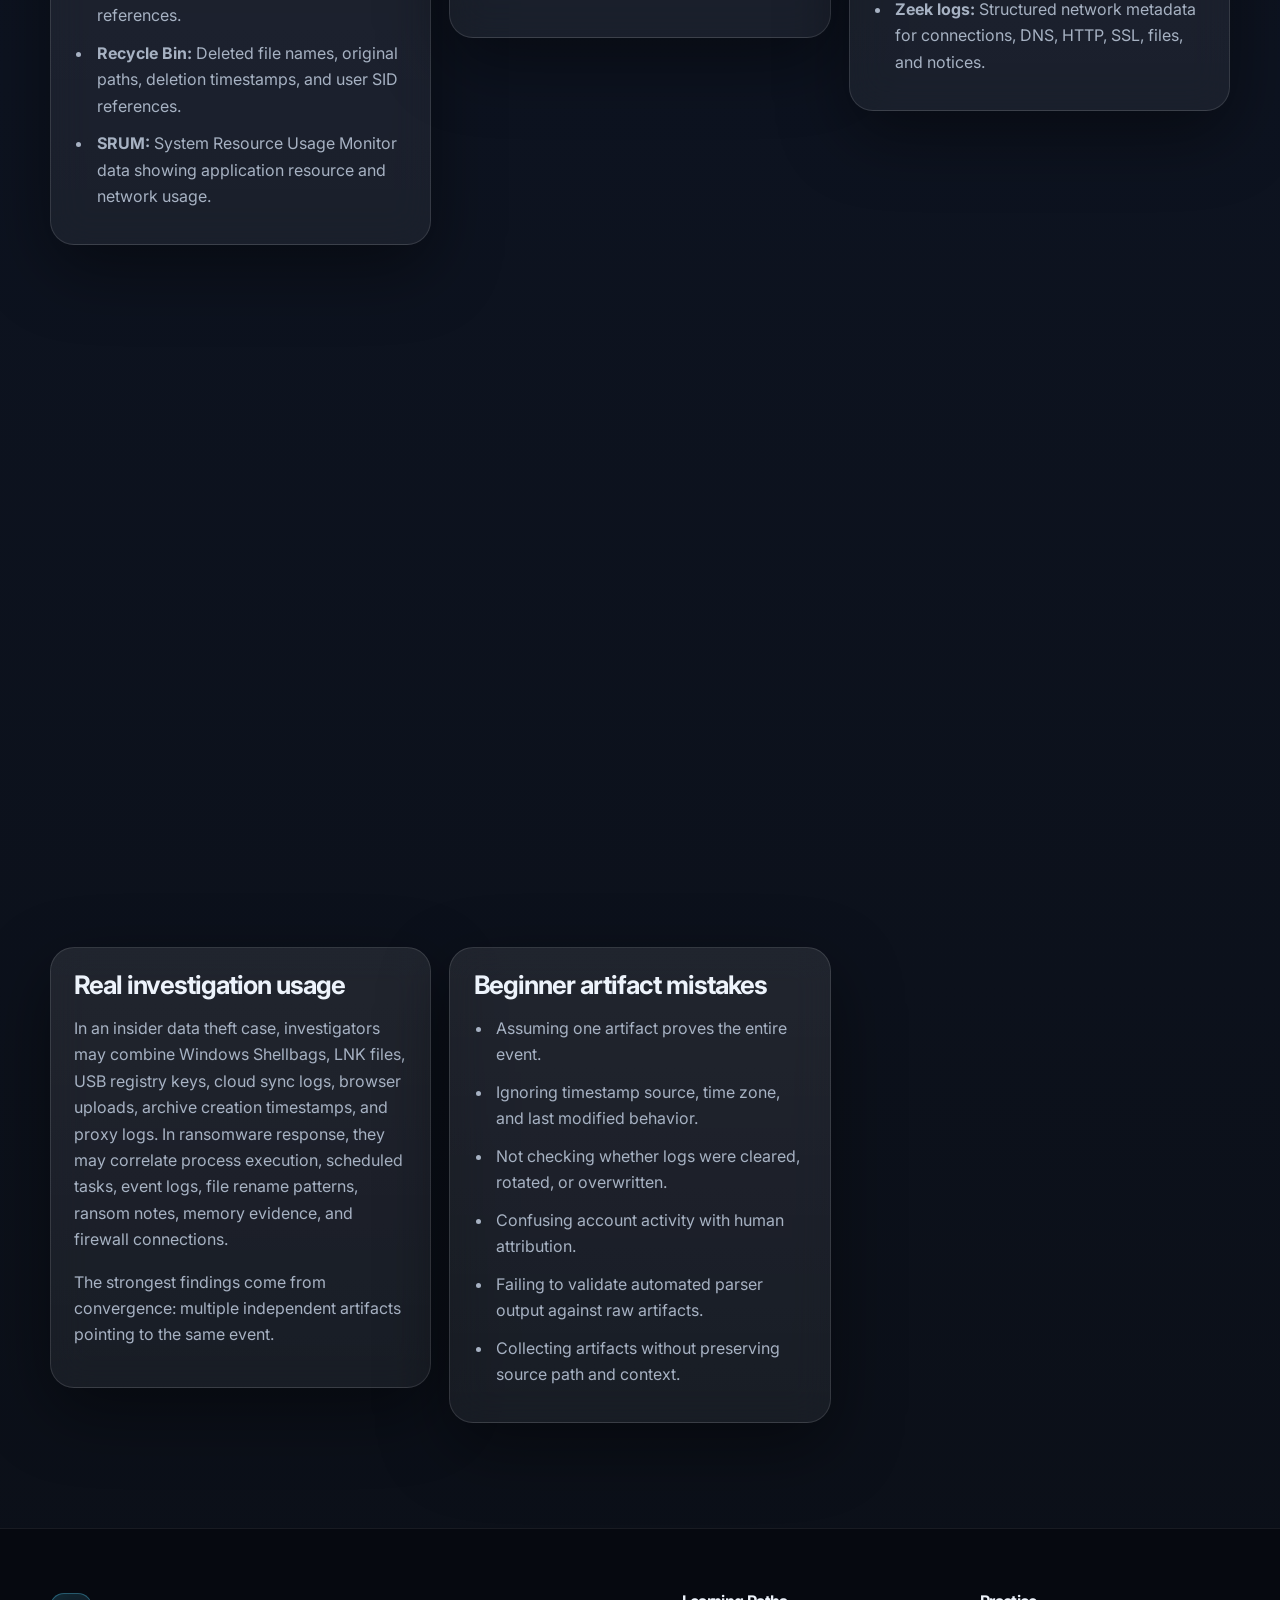
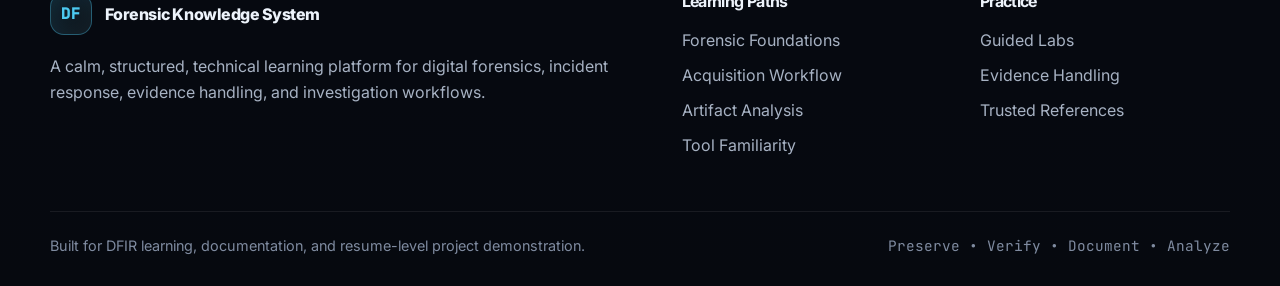
<file: pages/data-sources.html>
<!DOCTYPE html>
<html lang="en">
<head>
  <base href="/">
  <meta charset="UTF-8">
  <meta name="viewport" content="width=device-width, initial-scale=1.0">
  <title>Data Sources | Digital Forensics Knowledge System</title>
  <meta name="description" content="Windows, Linux, network, cloud, memory, and mobile forensic artifacts explained in detail.">
  <link rel="preconnect" href="https://fonts.googleapis.com">
  <link rel="preconnect" href="https://fonts.gstatic.com" crossorigin>
  <link href="https://fonts.googleapis.com/css2?family=Inter:wght@400;500;600;700;800&family=JetBrains+Mono:wght@400;500;600;700&display=swap" rel="stylesheet">
  <link rel="stylesheet" href="/css/main.css">
  <link rel="stylesheet" href="/css/components.css">
  <link rel="stylesheet" href="/css/animations.css">
</head>
<body data-page="data-sources">
  <a class="skip-link" href="#main">Skip to content</a>
  <header class="site-header" id="siteHeader">
  <nav class="navbar" aria-label="Primary navigation">
    <a class="brand" href="/">
      <span class="brand-mark">DF</span>
      <span class="brand-text">Forensic Knowledge System</span>
    </a>
    <button class="nav-toggle" id="navToggle" aria-label="Toggle navigation" aria-expanded="false">
      <span></span><span></span><span></span>
    </button>
    <div class="nav-links" id="navLinks">
      <a href="/">Home</a>
      <a href="/pages/fundamentals.html">Fundamentals</a>
      <a href="/pages/evidence.html">Evidence</a>
      <a href="/pages/data-collection.html">Collection</a>
      <a href="/pages/data-sources.html">Sources</a>
      <a href="/pages/tools.html">Tools</a>
      <a href="/pages/labs.html">Labs</a>
      <a href="/pages/resources.html">Resources</a>
    </div>
  </nav>
</header>
  <main id="main">

    <section class="page-hero">
      <div class="container narrow reveal">
        <p class="eyebrow">Artifact Layer</p>
        <h1>Digital Evidence Sources and Artifacts</h1>
        <p>
          Artifacts are traces created by operating systems, applications, users, malware, services, and networks.
          Strong investigations correlate artifacts across multiple sources to avoid weak conclusions.
        </p>
      </div>
    </section>

    <section class="section">
      <div class="container content-grid">
        <article class="content-card wide reveal">
          <h2>Why artifact sources matter</h2>
          <p>
            A single event can leave traces in many places. A downloaded executable may appear in browser history,
            download cache, Zone.Identifier alternate data streams, Prefetch, Event Logs, registry user assist keys,
            antivirus logs, filesystem metadata, memory, and network records. Correlating these traces improves
            confidence and reduces false assumptions.
          </p>
          <p>
            Artifact analysis is about context. Investigators ask what created the artifact, how reliable the
            timestamp is, whether the artifact can be modified, whether it identifies a user or only a system,
            and what additional evidence can confirm it.
          </p>
        </article>

        <article class="content-card reveal">
          <h2>Windows artifacts</h2>
          <ul class="artifact-list">
            <li><strong>MFT:</strong> NTFS Master File Table records filenames, metadata, timestamps, and deleted file traces.</li>
            <li><strong>Registry:</strong> Stores system, user, application, USB, network, and persistence information.</li>
            <li><strong>Prefetch:</strong> Indicates program execution, run count, and related file references.</li>
            <li><strong>Event Logs:</strong> Capture logons, process events, service activity, PowerShell, security events, and system changes.</li>
            <li><strong>LNK files:</strong> Shortcut artifacts that can show opened files, paths, volumes, and timestamps.</li>
            <li><strong>Jump Lists:</strong> Recent and frequent application activity, useful for user behavior reconstruction.</li>
            <li><strong>Shellbags:</strong> Folder viewing history, including removable or deleted directory references.</li>
            <li><strong>Recycle Bin:</strong> Deleted file names, original paths, deletion timestamps, and user SID references.</li>
            <li><strong>SRUM:</strong> System Resource Usage Monitor data showing application resource and network usage.</li>
          </ul>
        </article>

        <article class="content-card reveal">
          <h2>Linux artifacts</h2>
          <ul class="artifact-list">
            <li><strong>/var/log/auth.log or secure:</strong> SSH logins, sudo use, authentication failures, and privilege activity.</li>
            <li><strong>syslog and messages:</strong> System service events, daemon output, kernel messages, and operational traces.</li>
            <li><strong>bash history:</strong> Commands executed by users, though it may be disabled, edited, or incomplete.</li>
            <li><strong>cron:</strong> Scheduled tasks used for administration or persistence.</li>
            <li><strong>systemd journals:</strong> Structured logs for services, boots, units, and system activity.</li>
            <li><strong>SSH artifacts:</strong> authorized_keys, known_hosts, config files, and login traces.</li>
            <li><strong>Package logs:</strong> apt, yum, dnf, dpkg, and rpm logs showing installed or removed software.</li>
          </ul>
        </article>

        <article class="content-card reveal">
          <h2>Network artifacts</h2>
          <p>
            Network evidence helps identify communication patterns, command-and-control activity, data transfer,
            scanning, brute force attempts, DNS tunneling, and suspicious endpoints. It is especially useful when
            host logs are missing or tampered with.
          </p>
          <ul class="artifact-list">
            <li><strong>PCAP:</strong> Packet-level evidence that can reveal protocols, payloads, sessions, and files.</li>
            <li><strong>DNS logs:</strong> Domain lookups, suspicious dynamic domains, tunneling, and malware beacons.</li>
            <li><strong>Proxy logs:</strong> Web requests, user agents, downloaded files, URLs, and authenticated users.</li>
            <li><strong>Firewall logs:</strong> Allowed and blocked connections, ports, IPs, and traffic direction.</li>
            <li><strong>Zeek logs:</strong> Structured network metadata for connections, DNS, HTTP, SSL, files, and notices.</li>
          </ul>
        </article>

        <article class="content-card reveal">
          <h2>Cloud artifacts</h2>
          <p>
            Cloud forensics focuses on audit trails, identity activity, storage access, API calls, configuration
            changes, and data movement. Investigators must act quickly because log retention may be limited by plan,
            configuration, or tenant policy.
          </p>
          <ul class="artifact-list">
            <li><strong>AWS CloudTrail:</strong> API calls, IAM activity, console logins, role use, and resource changes.</li>
            <li><strong>Azure logs:</strong> Entra ID sign-ins, audit logs, activity logs, conditional access, and resource operations.</li>
            <li><strong>GCP audit logs:</strong> Admin activity, data access events, and service operations.</li>
            <li><strong>M365 audit logs:</strong> Exchange, SharePoint, OneDrive, Teams, mailbox access, file sharing, and user activity.</li>
          </ul>
        </article>

        <article class="content-card reveal">
          <h2>Memory artifacts</h2>
          <p>
            Memory analysis reveals runtime state that may not exist on disk. Investigators can identify suspicious
            processes, injected code, loaded DLLs, open handles, command lines, credentials, network connections,
            unpacked malware, and encryption material.
          </p>
          <p>
            Tools such as Volatility 3 help parse memory images into process lists, network structures, registry
            hives, command history, modules, and suspicious memory regions. Findings should be correlated with disk
            and log evidence.
          </p>
        </article>

        <article class="content-card reveal">
          <h2>Mobile artifacts</h2>
          <p>
            Mobile devices contain communication, location, application, media, and account evidence. Acquisition
            depth depends on device lock state, encryption, OS version, legal authority, and available tools.
          </p>
          <ul class="artifact-list">
            <li><strong>SMS and calls:</strong> Message content, call duration, numbers, timestamps, and contact links.</li>
            <li><strong>App databases:</strong> SQLite databases for chats, social apps, browsers, and local app state.</li>
            <li><strong>Location data:</strong> GPS, Wi-Fi, cell tower, map history, and application location caches.</li>
            <li><strong>EXIF metadata:</strong> Camera model, timestamps, GPS coordinates, and editing traces in images.</li>
            <li><strong>Tokens:</strong> Authentication artifacts that may show account access or session state.</li>
          </ul>
        </article>

        <article class="content-card reveal">
          <h2>Real investigation usage</h2>
          <p>
            In an insider data theft case, investigators may combine Windows Shellbags, LNK files, USB registry keys,
            cloud sync logs, browser uploads, archive creation timestamps, and proxy logs. In ransomware response,
            they may correlate process execution, scheduled tasks, event logs, file rename patterns, ransom notes,
            memory evidence, and firewall connections.
          </p>
          <p>
            The strongest findings come from convergence: multiple independent artifacts pointing to the same event.
          </p>
        </article>

        <article class="content-card reveal">
          <h2>Beginner artifact mistakes</h2>
          <ul class="clean-list">
            <li>Assuming one artifact proves the entire event.</li>
            <li>Ignoring timestamp source, time zone, and last modified behavior.</li>
            <li>Not checking whether logs were cleared, rotated, or overwritten.</li>
            <li>Confusing account activity with human attribution.</li>
            <li>Failing to validate automated parser output against raw artifacts.</li>
            <li>Collecting artifacts without preserving source path and context.</li>
          </ul>
        </article>
      </div>
    </section>

  </main>
  <footer class="footer">
  <div class="footer-grid">
    <div>
      <a class="brand footer-brand" href="/">
        <span class="brand-mark">DF</span>
        <span class="brand-text">Forensic Knowledge System</span>
      </a>
      <p>
        A calm, structured, technical learning platform for digital forensics,
        incident response, evidence handling, and investigation workflows.
      </p>
    </div>
    <div>
      <h3>Learning Paths</h3>
      <a href="/pages/fundamentals.html">Forensic Foundations</a>
      <a href="/pages/data-collection.html">Acquisition Workflow</a>
      <a href="/pages/data-sources.html">Artifact Analysis</a>
      <a href="/pages/tools.html">Tool Familiarity</a>
    </div>
    <div>
      <h3>Practice</h3>
      <a href="/pages/labs.html">Guided Labs</a>
      <a href="/pages/evidence.html">Evidence Handling</a>
      <a href="/pages/resources.html">Trusted References</a>
    </div>
  </div>
  <div class="footer-bottom">
    <span>Built for DFIR learning, documentation, and resume-level project demonstration.</span>
    <span class="mono">Preserve • Verify • Document • Analyze</span>
  </div>
</footer>
  <script src="/js/navbar.js"></script>
  <script src="/js/scroll-animations.js"></script>
  <script src="/js/main.js"></script>
</body>
</html>
</file>
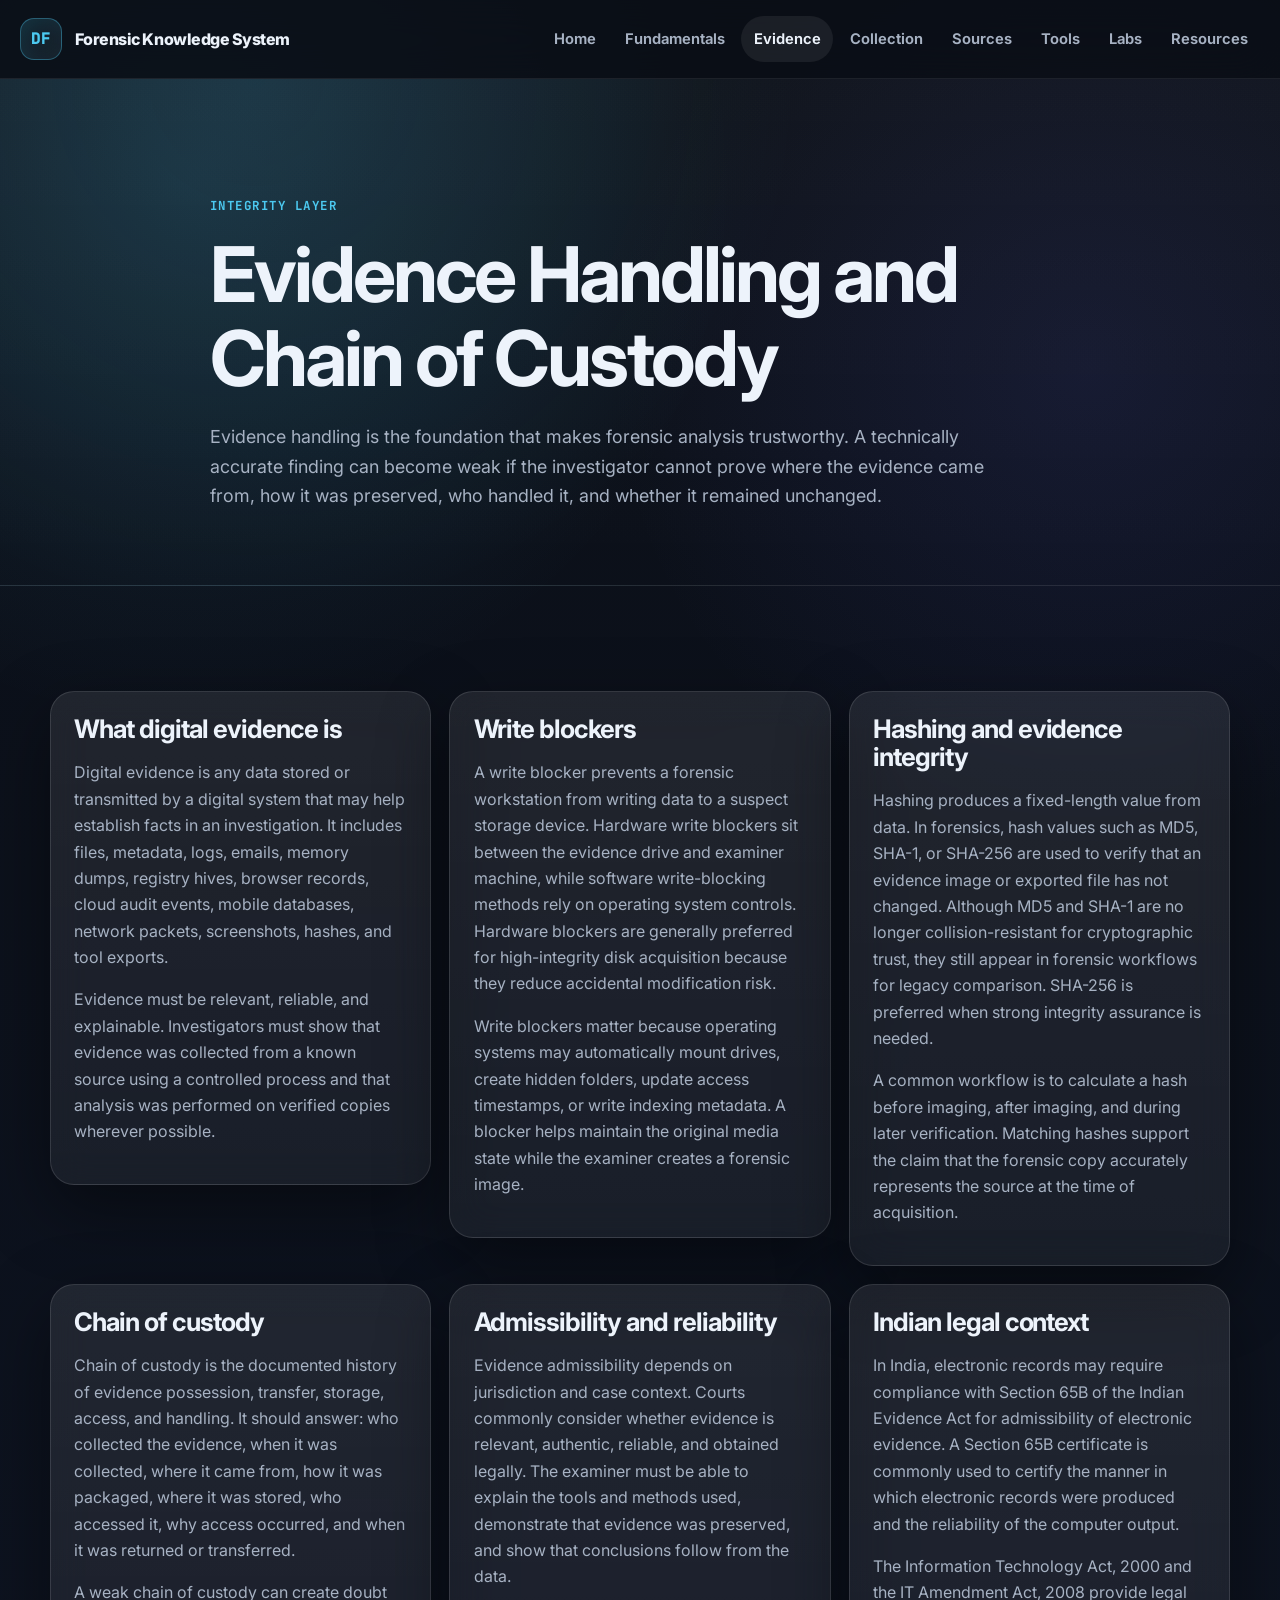
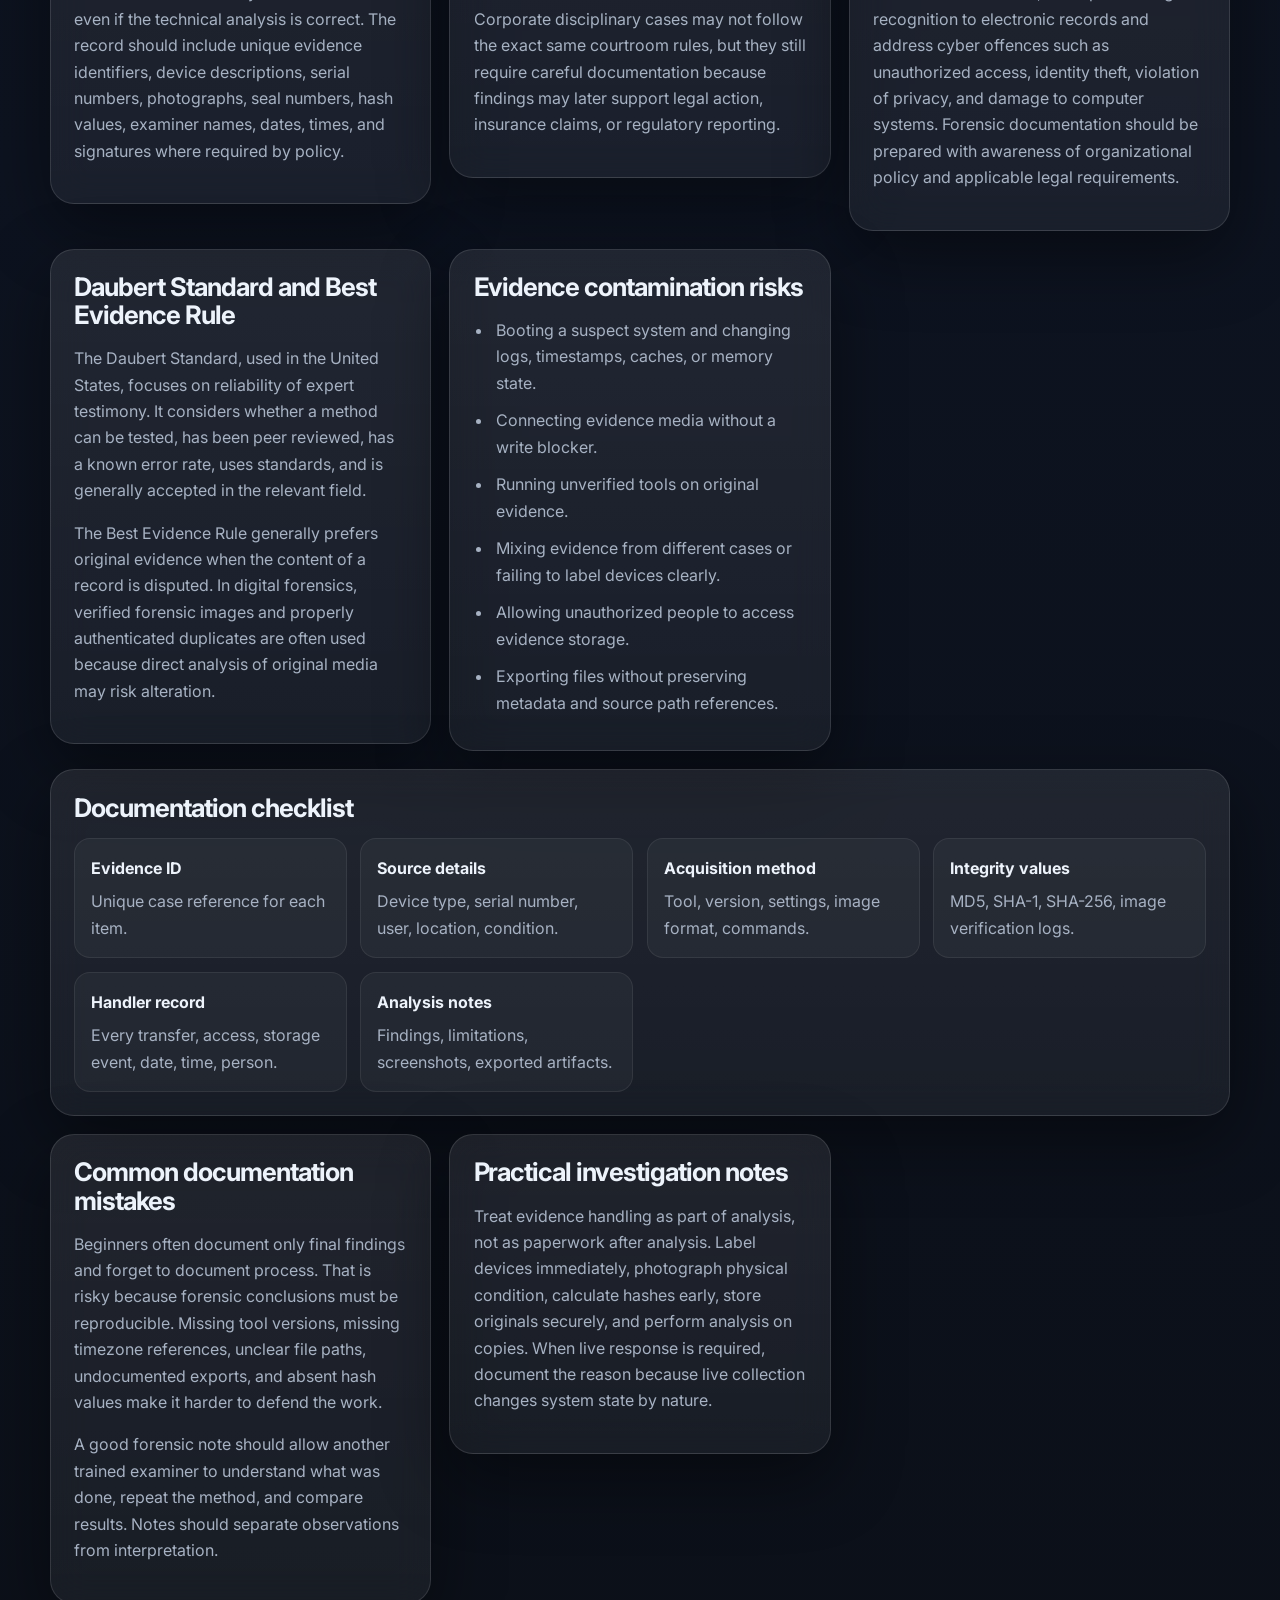
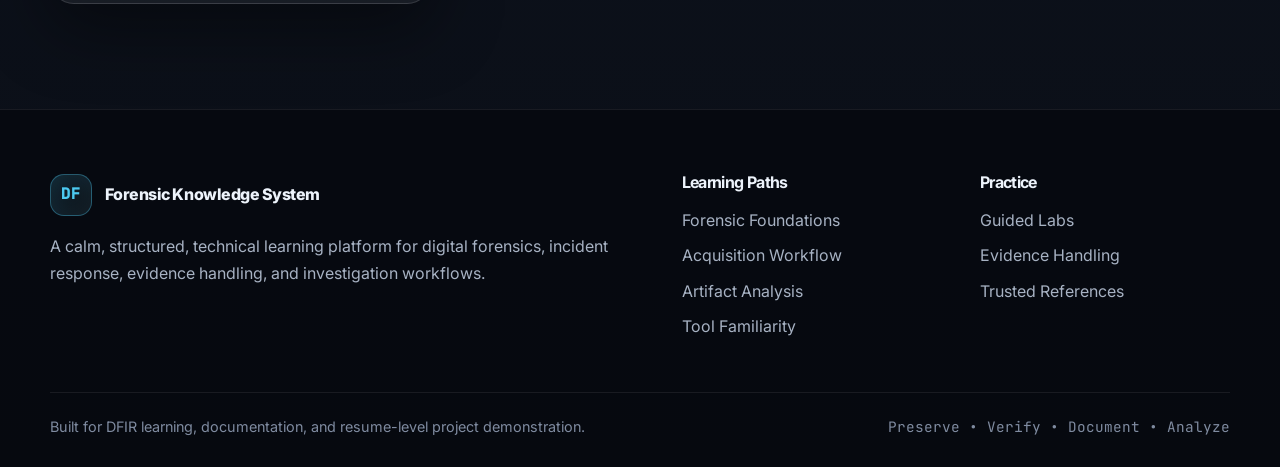
<file: pages/evidence.html>
<!DOCTYPE html>
<html lang="en">
<head>
  <base href="/">
  <meta charset="UTF-8">
  <meta name="viewport" content="width=device-width, initial-scale=1.0">
  <title>Evidence | Digital Forensics Knowledge System</title>
  <meta name="description" content="Evidence integrity, chain of custody, hashing, write blockers, admissibility, and Indian legal context.">
  <link rel="preconnect" href="https://fonts.googleapis.com">
  <link rel="preconnect" href="https://fonts.gstatic.com" crossorigin>
  <link href="https://fonts.googleapis.com/css2?family=Inter:wght@400;500;600;700;800&family=JetBrains+Mono:wght@400;500;600;700&display=swap" rel="stylesheet">
  <link rel="stylesheet" href="/css/main.css">
  <link rel="stylesheet" href="/css/components.css">
  <link rel="stylesheet" href="/css/animations.css">
</head>
<body data-page="evidence">
  <a class="skip-link" href="#main">Skip to content</a>
  <header class="site-header" id="siteHeader">
  <nav class="navbar" aria-label="Primary navigation">
    <a class="brand" href="/">
      <span class="brand-mark">DF</span>
      <span class="brand-text">Forensic Knowledge System</span>
    </a>
    <button class="nav-toggle" id="navToggle" aria-label="Toggle navigation" aria-expanded="false">
      <span></span><span></span><span></span>
    </button>
    <div class="nav-links" id="navLinks">
      <a href="/">Home</a>
      <a href="/pages/fundamentals.html">Fundamentals</a>
      <a href="/pages/evidence.html">Evidence</a>
      <a href="/pages/data-collection.html">Collection</a>
      <a href="/pages/data-sources.html">Sources</a>
      <a href="/pages/tools.html">Tools</a>
      <a href="/pages/labs.html">Labs</a>
      <a href="/pages/resources.html">Resources</a>
    </div>
  </nav>
</header>
  <main id="main">

    <section class="page-hero">
      <div class="container narrow reveal">
        <p class="eyebrow">Integrity Layer</p>
        <h1>Evidence Handling and Chain of Custody</h1>
        <p>
          Evidence handling is the foundation that makes forensic analysis trustworthy. A technically accurate
          finding can become weak if the investigator cannot prove where the evidence came from, how it was
          preserved, who handled it, and whether it remained unchanged.
        </p>
      </div>
    </section>

    <section class="section">
      <div class="container content-grid">
        <article class="content-card reveal">
          <h2>What digital evidence is</h2>
          <p>
            Digital evidence is any data stored or transmitted by a digital system that may help establish facts
            in an investigation. It includes files, metadata, logs, emails, memory dumps, registry hives, browser
            records, cloud audit events, mobile databases, network packets, screenshots, hashes, and tool exports.
          </p>
          <p>
            Evidence must be relevant, reliable, and explainable. Investigators must show that evidence was
            collected from a known source using a controlled process and that analysis was performed on verified
            copies wherever possible.
          </p>
        </article>

        <article class="content-card reveal">
          <h2>Write blockers</h2>
          <p>
            A write blocker prevents a forensic workstation from writing data to a suspect storage device.
            Hardware write blockers sit between the evidence drive and examiner machine, while software
            write-blocking methods rely on operating system controls. Hardware blockers are generally preferred
            for high-integrity disk acquisition because they reduce accidental modification risk.
          </p>
          <p>
            Write blockers matter because operating systems may automatically mount drives, create hidden folders,
            update access timestamps, or write indexing metadata. A blocker helps maintain the original media state
            while the examiner creates a forensic image.
          </p>
        </article>

        <article class="content-card reveal">
          <h2>Hashing and evidence integrity</h2>
          <p>
            Hashing produces a fixed-length value from data. In forensics, hash values such as MD5, SHA-1,
            or SHA-256 are used to verify that an evidence image or exported file has not changed. Although MD5
            and SHA-1 are no longer collision-resistant for cryptographic trust, they still appear in forensic
            workflows for legacy comparison. SHA-256 is preferred when strong integrity assurance is needed.
          </p>
          <p>
            A common workflow is to calculate a hash before imaging, after imaging, and during later verification.
            Matching hashes support the claim that the forensic copy accurately represents the source at the time
            of acquisition.
          </p>
        </article>

        <article class="content-card reveal">
          <h2>Chain of custody</h2>
          <p>
            Chain of custody is the documented history of evidence possession, transfer, storage, access, and
            handling. It should answer: who collected the evidence, when it was collected, where it came from,
            how it was packaged, where it was stored, who accessed it, why access occurred, and when it was returned
            or transferred.
          </p>
          <p>
            A weak chain of custody can create doubt even if the technical analysis is correct. The record should
            include unique evidence identifiers, device descriptions, serial numbers, photographs, seal numbers,
            hash values, examiner names, dates, times, and signatures where required by policy.
          </p>
        </article>

        <article class="content-card reveal">
          <h2>Admissibility and reliability</h2>
          <p>
            Evidence admissibility depends on jurisdiction and case context. Courts commonly consider whether
            evidence is relevant, authentic, reliable, and obtained legally. The examiner must be able to explain
            the tools and methods used, demonstrate that evidence was preserved, and show that conclusions follow
            from the data.
          </p>
          <p>
            Corporate disciplinary cases may not follow the exact same courtroom rules, but they still require
            careful documentation because findings may later support legal action, insurance claims, or regulatory
            reporting.
          </p>
        </article>

        <article class="content-card reveal">
          <h2>Indian legal context</h2>
          <p>
            In India, electronic records may require compliance with Section 65B of the Indian Evidence Act for
            admissibility of electronic evidence. A Section 65B certificate is commonly used to certify the manner
            in which electronic records were produced and the reliability of the computer output.
          </p>
          <p>
            The Information Technology Act, 2000 and the IT Amendment Act, 2008 provide legal recognition to
            electronic records and address cyber offences such as unauthorized access, identity theft, violation
            of privacy, and damage to computer systems. Forensic documentation should be prepared with awareness
            of organizational policy and applicable legal requirements.
          </p>
        </article>

        <article class="content-card reveal">
          <h2>Daubert Standard and Best Evidence Rule</h2>
          <p>
            The Daubert Standard, used in the United States, focuses on reliability of expert testimony. It considers
            whether a method can be tested, has been peer reviewed, has a known error rate, uses standards, and is
            generally accepted in the relevant field.
          </p>
          <p>
            The Best Evidence Rule generally prefers original evidence when the content of a record is disputed.
            In digital forensics, verified forensic images and properly authenticated duplicates are often used
            because direct analysis of original media may risk alteration.
          </p>
        </article>

        <article class="content-card reveal">
          <h2>Evidence contamination risks</h2>
          <ul class="clean-list">
            <li>Booting a suspect system and changing logs, timestamps, caches, or memory state.</li>
            <li>Connecting evidence media without a write blocker.</li>
            <li>Running unverified tools on original evidence.</li>
            <li>Mixing evidence from different cases or failing to label devices clearly.</li>
            <li>Allowing unauthorized people to access evidence storage.</li>
            <li>Exporting files without preserving metadata and source path references.</li>
          </ul>
        </article>

        <article class="content-card wide reveal">
          <h2>Documentation checklist</h2>
          <div class="check-grid">
            <div><strong>Evidence ID</strong><span>Unique case reference for each item.</span></div>
            <div><strong>Source details</strong><span>Device type, serial number, user, location, condition.</span></div>
            <div><strong>Acquisition method</strong><span>Tool, version, settings, image format, commands.</span></div>
            <div><strong>Integrity values</strong><span>MD5, SHA-1, SHA-256, image verification logs.</span></div>
            <div><strong>Handler record</strong><span>Every transfer, access, storage event, date, time, person.</span></div>
            <div><strong>Analysis notes</strong><span>Findings, limitations, screenshots, exported artifacts.</span></div>
          </div>
        </article>

        <article class="content-card reveal">
          <h2>Common documentation mistakes</h2>
          <p>
            Beginners often document only final findings and forget to document process. That is risky because
            forensic conclusions must be reproducible. Missing tool versions, missing timezone references, unclear
            file paths, undocumented exports, and absent hash values make it harder to defend the work.
          </p>
          <p>
            A good forensic note should allow another trained examiner to understand what was done, repeat the
            method, and compare results. Notes should separate observations from interpretation.
          </p>
        </article>

        <article class="content-card reveal">
          <h2>Practical investigation notes</h2>
          <p>
            Treat evidence handling as part of analysis, not as paperwork after analysis. Label devices immediately,
            photograph physical condition, calculate hashes early, store originals securely, and perform analysis
            on copies. When live response is required, document the reason because live collection changes system
            state by nature.
          </p>
        </article>
      </div>
    </section>

  </main>
  <footer class="footer">
  <div class="footer-grid">
    <div>
      <a class="brand footer-brand" href="/">
        <span class="brand-mark">DF</span>
        <span class="brand-text">Forensic Knowledge System</span>
      </a>
      <p>
        A calm, structured, technical learning platform for digital forensics,
        incident response, evidence handling, and investigation workflows.
      </p>
    </div>
    <div>
      <h3>Learning Paths</h3>
      <a href="/pages/fundamentals.html">Forensic Foundations</a>
      <a href="/pages/data-collection.html">Acquisition Workflow</a>
      <a href="/pages/data-sources.html">Artifact Analysis</a>
      <a href="/pages/tools.html">Tool Familiarity</a>
    </div>
    <div>
      <h3>Practice</h3>
      <a href="/pages/labs.html">Guided Labs</a>
      <a href="/pages/evidence.html">Evidence Handling</a>
      <a href="/pages/resources.html">Trusted References</a>
    </div>
  </div>
  <div class="footer-bottom">
    <span>Built for DFIR learning, documentation, and resume-level project demonstration.</span>
    <span class="mono">Preserve • Verify • Document • Analyze</span>
  </div>
</footer>
  <script src="/js/navbar.js"></script>
  <script src="/js/scroll-animations.js"></script>
  <script src="/js/main.js"></script>
</body>
</html>
</file>
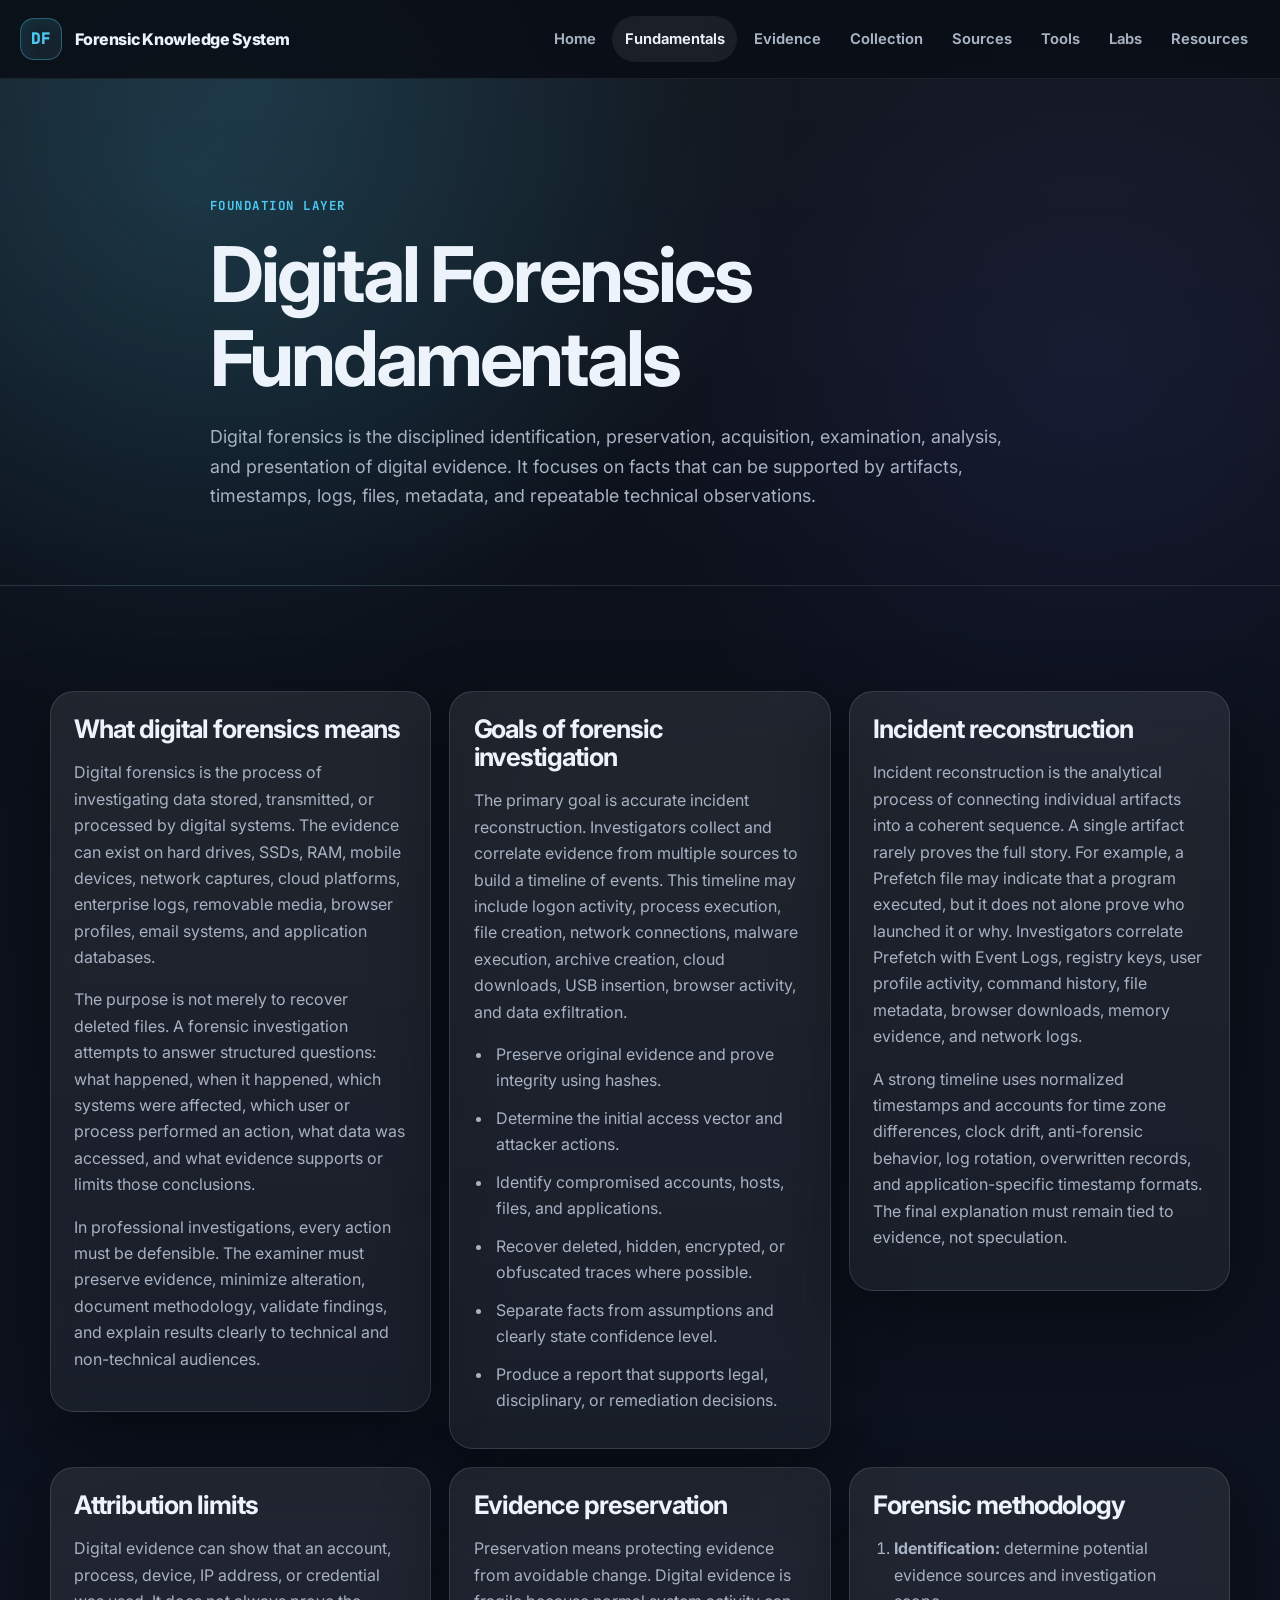
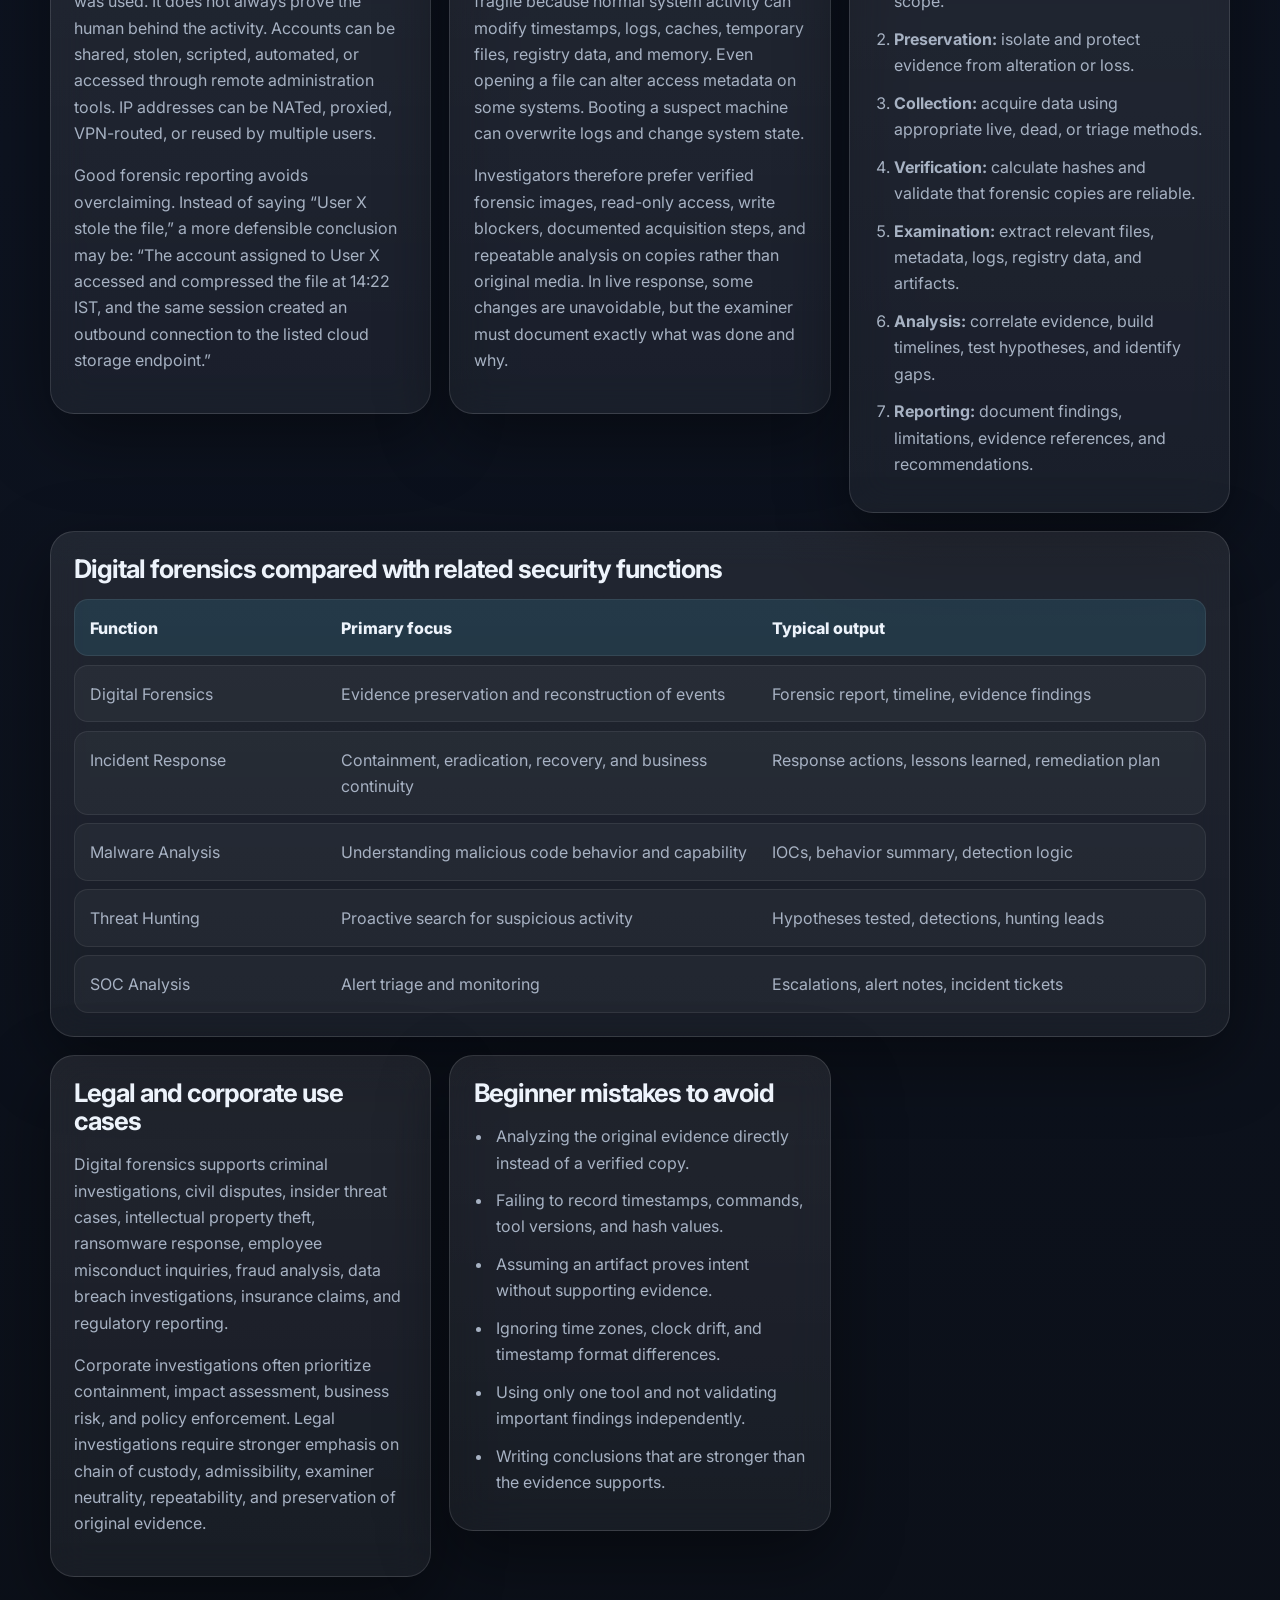
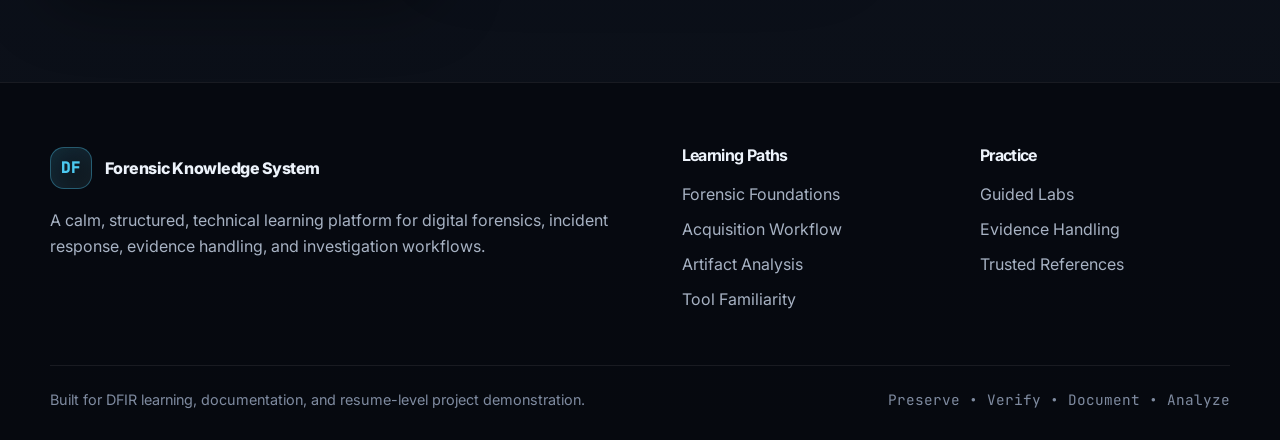
<file: pages/fundamentals.html>
<!DOCTYPE html>
<html lang="en">
<head>
  <base href="/">
  <meta charset="UTF-8">
  <meta name="viewport" content="width=device-width, initial-scale=1.0">
  <title>Fundamentals | Digital Forensics Knowledge System</title>
  <meta name="description" content="Detailed digital forensics fundamentals, methodology, goals, incident reconstruction, and related security disciplines.">
  <link rel="preconnect" href="https://fonts.googleapis.com">
  <link rel="preconnect" href="https://fonts.gstatic.com" crossorigin>
  <link href="https://fonts.googleapis.com/css2?family=Inter:wght@400;500;600;700;800&family=JetBrains+Mono:wght@400;500;600;700&display=swap" rel="stylesheet">
  <link rel="stylesheet" href="/css/main.css">
  <link rel="stylesheet" href="/css/components.css">
  <link rel="stylesheet" href="/css/animations.css">
</head>
<body data-page="fundamentals">
  <a class="skip-link" href="#main">Skip to content</a>
  <header class="site-header" id="siteHeader">
  <nav class="navbar" aria-label="Primary navigation">
    <a class="brand" href="/">
      <span class="brand-mark">DF</span>
      <span class="brand-text">Forensic Knowledge System</span>
    </a>
    <button class="nav-toggle" id="navToggle" aria-label="Toggle navigation" aria-expanded="false">
      <span></span><span></span><span></span>
    </button>
    <div class="nav-links" id="navLinks">
      <a href="/">Home</a>
      <a href="/pages/fundamentals.html">Fundamentals</a>
      <a href="/pages/evidence.html">Evidence</a>
      <a href="/pages/data-collection.html">Collection</a>
      <a href="/pages/data-sources.html">Sources</a>
      <a href="/pages/tools.html">Tools</a>
      <a href="/pages/labs.html">Labs</a>
      <a href="/pages/resources.html">Resources</a>
    </div>
  </nav>
</header>
  <main id="main">

    <section class="page-hero">
      <div class="container narrow reveal">
        <p class="eyebrow">Foundation Layer</p>
        <h1>Digital Forensics Fundamentals</h1>
        <p>
          Digital forensics is the disciplined identification, preservation, acquisition, examination,
          analysis, and presentation of digital evidence. It focuses on facts that can be supported
          by artifacts, timestamps, logs, files, metadata, and repeatable technical observations.
        </p>
      </div>
    </section>

    <section class="section">
      <div class="container content-grid">
        <article class="content-card reveal">
          <h2>What digital forensics means</h2>
          <p>
            Digital forensics is the process of investigating data stored, transmitted, or processed
            by digital systems. The evidence can exist on hard drives, SSDs, RAM, mobile devices,
            network captures, cloud platforms, enterprise logs, removable media, browser profiles,
            email systems, and application databases.
          </p>
          <p>
            The purpose is not merely to recover deleted files. A forensic investigation attempts to
            answer structured questions: what happened, when it happened, which systems were affected,
            which user or process performed an action, what data was accessed, and what evidence
            supports or limits those conclusions.
          </p>
          <p>
            In professional investigations, every action must be defensible. The examiner must preserve
            evidence, minimize alteration, document methodology, validate findings, and explain results
            clearly to technical and non-technical audiences.
          </p>
        </article>

        <article class="content-card reveal">
          <h2>Goals of forensic investigation</h2>
          <p>
            The primary goal is accurate incident reconstruction. Investigators collect and correlate
            evidence from multiple sources to build a timeline of events. This timeline may include
            logon activity, process execution, file creation, network connections, malware execution,
            archive creation, cloud downloads, USB insertion, browser activity, and data exfiltration.
          </p>
          <ul class="clean-list">
            <li>Preserve original evidence and prove integrity using hashes.</li>
            <li>Determine the initial access vector and attacker actions.</li>
            <li>Identify compromised accounts, hosts, files, and applications.</li>
            <li>Recover deleted, hidden, encrypted, or obfuscated traces where possible.</li>
            <li>Separate facts from assumptions and clearly state confidence level.</li>
            <li>Produce a report that supports legal, disciplinary, or remediation decisions.</li>
          </ul>
        </article>

        <article class="content-card reveal">
          <h2>Incident reconstruction</h2>
          <p>
            Incident reconstruction is the analytical process of connecting individual artifacts into
            a coherent sequence. A single artifact rarely proves the full story. For example, a Prefetch
            file may indicate that a program executed, but it does not alone prove who launched it or why.
            Investigators correlate Prefetch with Event Logs, registry keys, user profile activity,
            command history, file metadata, browser downloads, memory evidence, and network logs.
          </p>
          <p>
            A strong timeline uses normalized timestamps and accounts for time zone differences,
            clock drift, anti-forensic behavior, log rotation, overwritten records, and application-specific
            timestamp formats. The final explanation must remain tied to evidence, not speculation.
          </p>
        </article>

        <article class="content-card reveal">
          <h2>Attribution limits</h2>
          <p>
            Digital evidence can show that an account, process, device, IP address, or credential was used.
            It does not always prove the human behind the activity. Accounts can be shared, stolen, scripted,
            automated, or accessed through remote administration tools. IP addresses can be NATed, proxied,
            VPN-routed, or reused by multiple users.
          </p>
          <p>
            Good forensic reporting avoids overclaiming. Instead of saying “User X stole the file,” a more
            defensible conclusion may be: “The account assigned to User X accessed and compressed the file
            at 14:22 IST, and the same session created an outbound connection to the listed cloud storage endpoint.”
          </p>
        </article>

        <article class="content-card reveal">
          <h2>Evidence preservation</h2>
          <p>
            Preservation means protecting evidence from avoidable change. Digital evidence is fragile because
            normal system activity can modify timestamps, logs, caches, temporary files, registry data, and memory.
            Even opening a file can alter access metadata on some systems. Booting a suspect machine can overwrite
            logs and change system state.
          </p>
          <p>
            Investigators therefore prefer verified forensic images, read-only access, write blockers, documented
            acquisition steps, and repeatable analysis on copies rather than original media. In live response,
            some changes are unavoidable, but the examiner must document exactly what was done and why.
          </p>
        </article>

        <article class="content-card reveal">
          <h2>Forensic methodology</h2>
          <ol class="ordered-list">
            <li><strong>Identification:</strong> determine potential evidence sources and investigation scope.</li>
            <li><strong>Preservation:</strong> isolate and protect evidence from alteration or loss.</li>
            <li><strong>Collection:</strong> acquire data using appropriate live, dead, or triage methods.</li>
            <li><strong>Verification:</strong> calculate hashes and validate that forensic copies are reliable.</li>
            <li><strong>Examination:</strong> extract relevant files, metadata, logs, registry data, and artifacts.</li>
            <li><strong>Analysis:</strong> correlate evidence, build timelines, test hypotheses, and identify gaps.</li>
            <li><strong>Reporting:</strong> document findings, limitations, evidence references, and recommendations.</li>
          </ol>
        </article>

        <article class="content-card wide reveal">
          <h2>Digital forensics compared with related security functions</h2>
          <div class="comparison-table">
            <div class="table-row table-head">
              <span>Function</span><span>Primary focus</span><span>Typical output</span>
            </div>
            <div class="table-row">
              <span>Digital Forensics</span><span>Evidence preservation and reconstruction of events</span><span>Forensic report, timeline, evidence findings</span>
            </div>
            <div class="table-row">
              <span>Incident Response</span><span>Containment, eradication, recovery, and business continuity</span><span>Response actions, lessons learned, remediation plan</span>
            </div>
            <div class="table-row">
              <span>Malware Analysis</span><span>Understanding malicious code behavior and capability</span><span>IOCs, behavior summary, detection logic</span>
            </div>
            <div class="table-row">
              <span>Threat Hunting</span><span>Proactive search for suspicious activity</span><span>Hypotheses tested, detections, hunting leads</span>
            </div>
            <div class="table-row">
              <span>SOC Analysis</span><span>Alert triage and monitoring</span><span>Escalations, alert notes, incident tickets</span>
            </div>
          </div>
        </article>

        <article class="content-card reveal">
          <h2>Legal and corporate use cases</h2>
          <p>
            Digital forensics supports criminal investigations, civil disputes, insider threat cases,
            intellectual property theft, ransomware response, employee misconduct inquiries, fraud analysis,
            data breach investigations, insurance claims, and regulatory reporting.
          </p>
          <p>
            Corporate investigations often prioritize containment, impact assessment, business risk, and policy
            enforcement. Legal investigations require stronger emphasis on chain of custody, admissibility,
            examiner neutrality, repeatability, and preservation of original evidence.
          </p>
        </article>

        <article class="content-card reveal">
          <h2>Beginner mistakes to avoid</h2>
          <ul class="clean-list">
            <li>Analyzing the original evidence directly instead of a verified copy.</li>
            <li>Failing to record timestamps, commands, tool versions, and hash values.</li>
            <li>Assuming an artifact proves intent without supporting evidence.</li>
            <li>Ignoring time zones, clock drift, and timestamp format differences.</li>
            <li>Using only one tool and not validating important findings independently.</li>
            <li>Writing conclusions that are stronger than the evidence supports.</li>
          </ul>
        </article>
      </div>
    </section>

  </main>
  <footer class="footer">
  <div class="footer-grid">
    <div>
      <a class="brand footer-brand" href="/">
        <span class="brand-mark">DF</span>
        <span class="brand-text">Forensic Knowledge System</span>
      </a>
      <p>
        A calm, structured, technical learning platform for digital forensics,
        incident response, evidence handling, and investigation workflows.
      </p>
    </div>
    <div>
      <h3>Learning Paths</h3>
      <a href="/pages/fundamentals.html">Forensic Foundations</a>
      <a href="/pages/data-collection.html">Acquisition Workflow</a>
      <a href="/pages/data-sources.html">Artifact Analysis</a>
      <a href="/pages/tools.html">Tool Familiarity</a>
    </div>
    <div>
      <h3>Practice</h3>
      <a href="/pages/labs.html">Guided Labs</a>
      <a href="/pages/evidence.html">Evidence Handling</a>
      <a href="/pages/resources.html">Trusted References</a>
    </div>
  </div>
  <div class="footer-bottom">
    <span>Built for DFIR learning, documentation, and resume-level project demonstration.</span>
    <span class="mono">Preserve • Verify • Document • Analyze</span>
  </div>
</footer>
  <script src="/js/navbar.js"></script>
  <script src="/js/scroll-animations.js"></script>
  <script src="/js/main.js"></script>
</body>
</html>
</file>
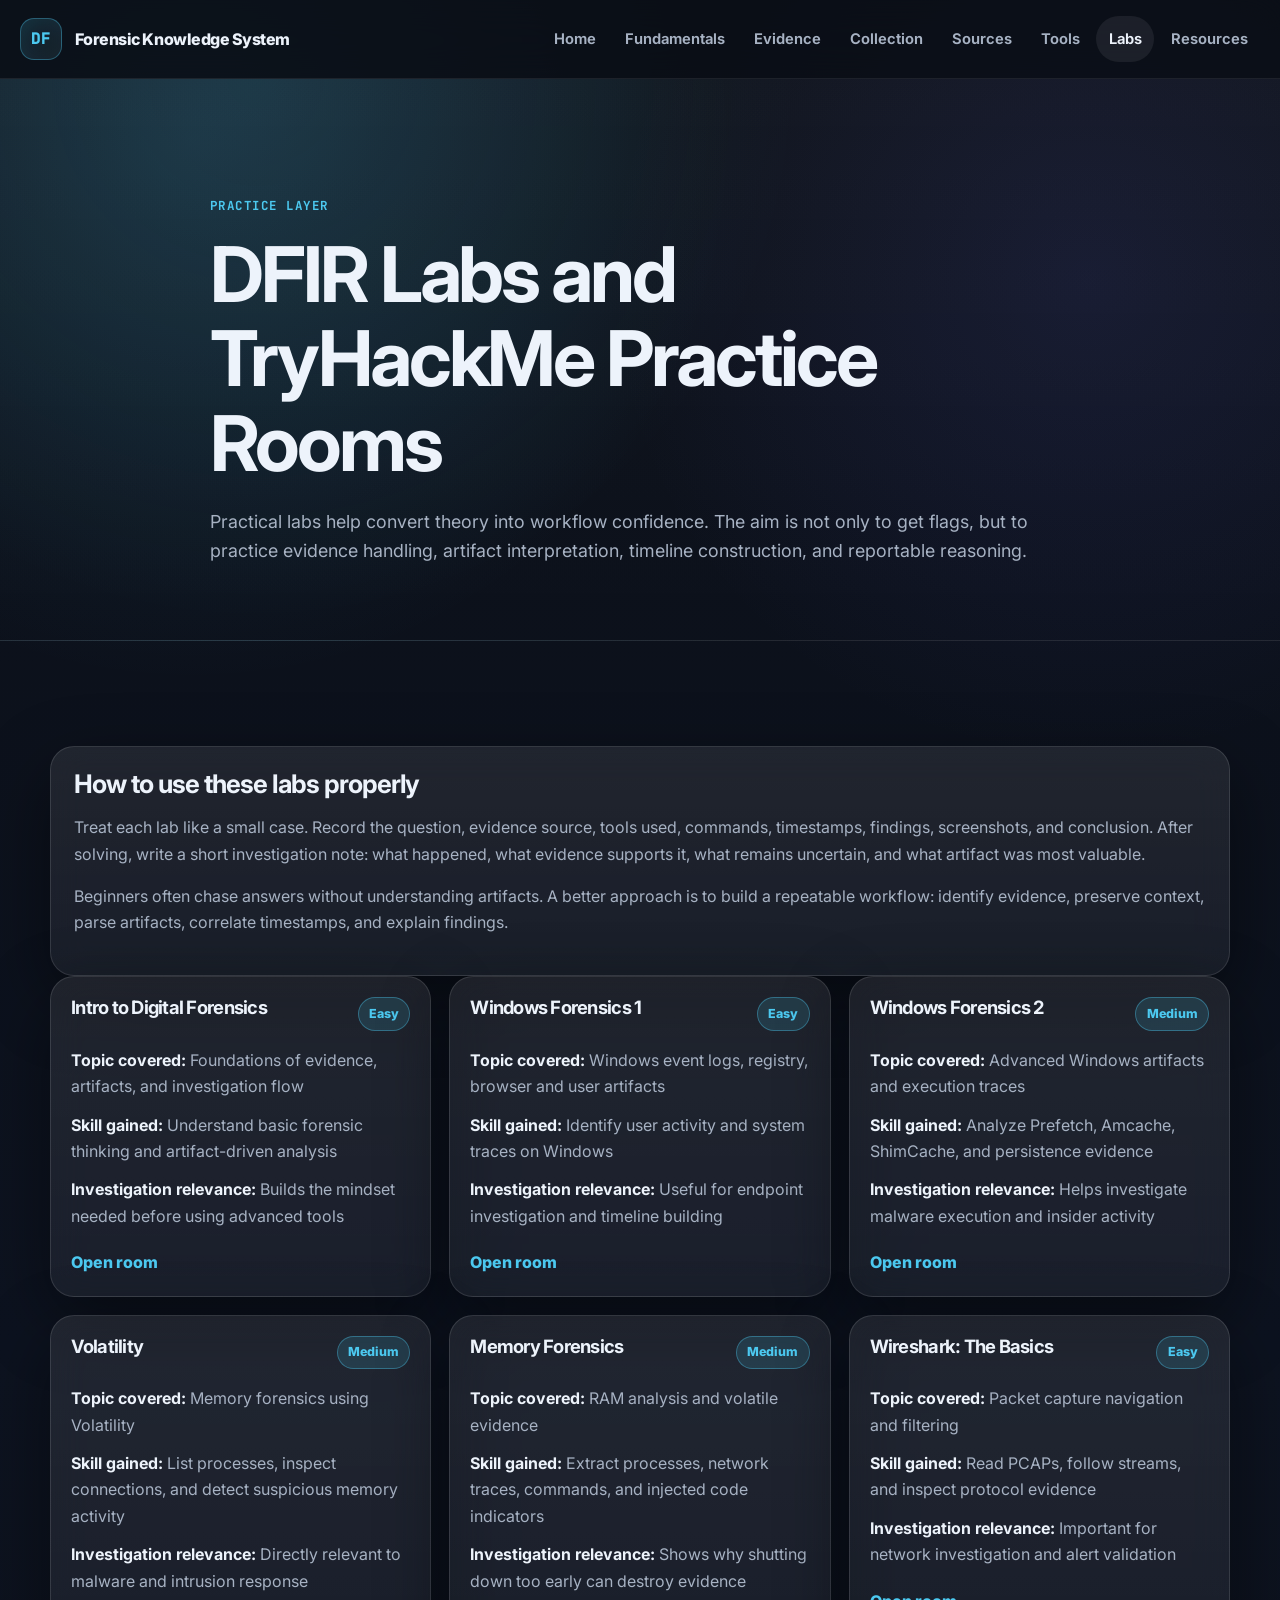
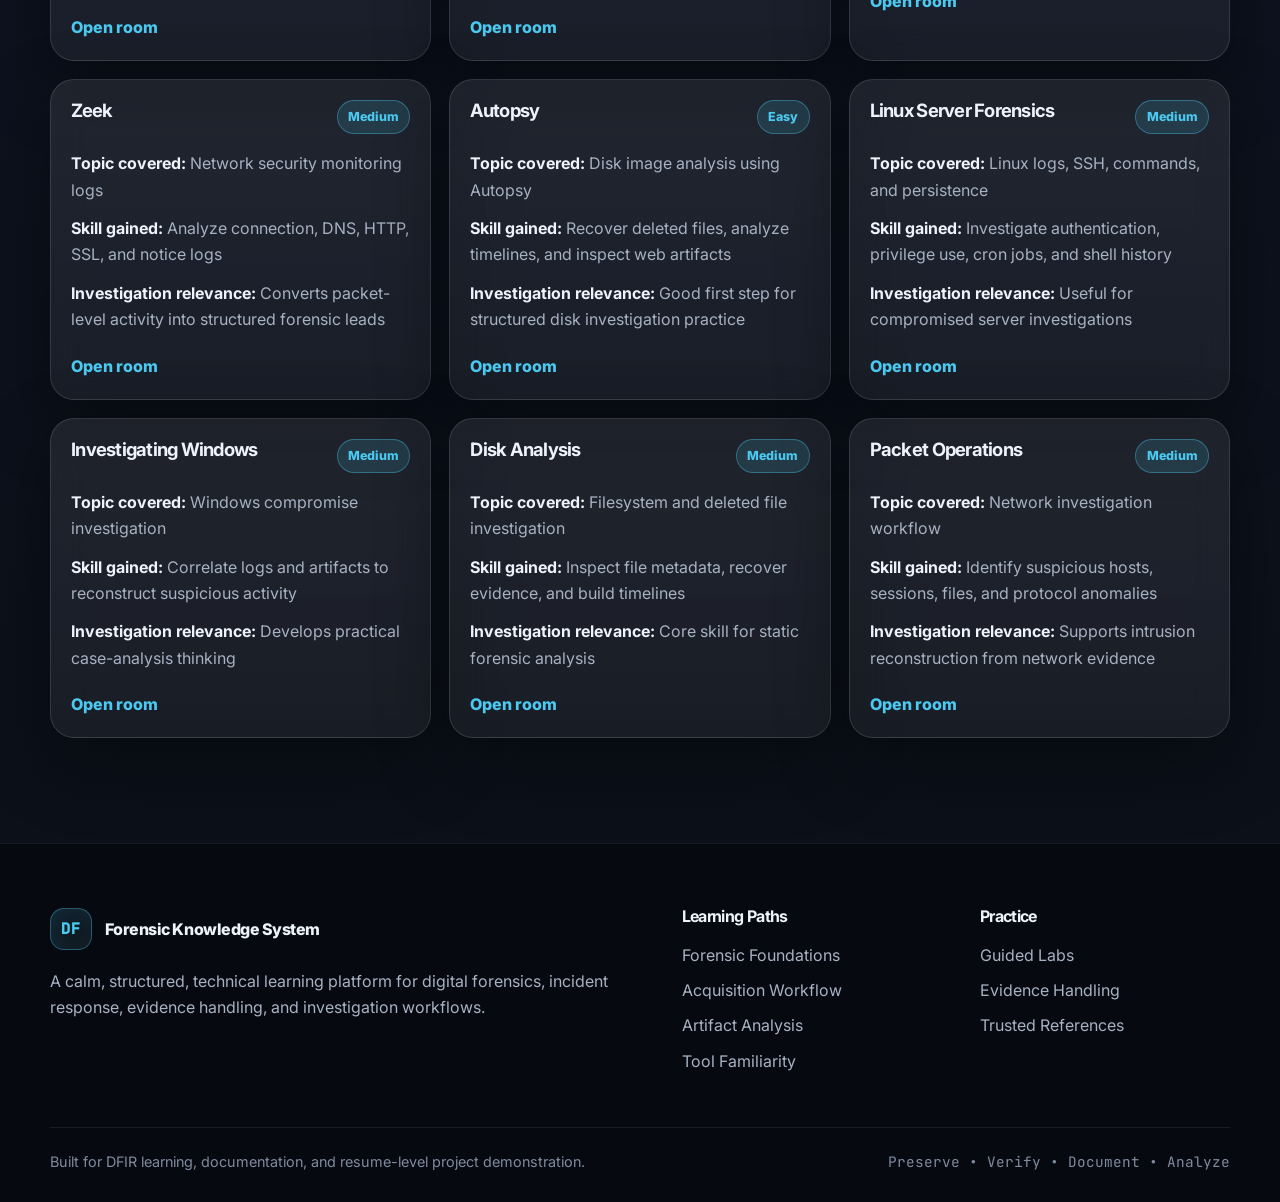
<file: pages/labs.html>
<!DOCTYPE html>
<html lang="en">
<head>
  <base href="/">
  <meta charset="UTF-8">
  <meta name="viewport" content="width=device-width, initial-scale=1.0">
  <title>Labs | Digital Forensics Knowledge System</title>
  <meta name="description" content="TryHackMe-style forensic labs for disk, memory, network, Windows, Linux, and investigation practice.">
  <link rel="preconnect" href="https://fonts.googleapis.com">
  <link rel="preconnect" href="https://fonts.gstatic.com" crossorigin>
  <link href="https://fonts.googleapis.com/css2?family=Inter:wght@400;500;600;700;800&family=JetBrains+Mono:wght@400;500;600;700&display=swap" rel="stylesheet">
  <link rel="stylesheet" href="/css/main.css">
  <link rel="stylesheet" href="/css/components.css">
  <link rel="stylesheet" href="/css/animations.css">
</head>
<body data-page="labs">
  <a class="skip-link" href="#main">Skip to content</a>
  <header class="site-header" id="siteHeader">
  <nav class="navbar" aria-label="Primary navigation">
    <a class="brand" href="/">
      <span class="brand-mark">DF</span>
      <span class="brand-text">Forensic Knowledge System</span>
    </a>
    <button class="nav-toggle" id="navToggle" aria-label="Toggle navigation" aria-expanded="false">
      <span></span><span></span><span></span>
    </button>
    <div class="nav-links" id="navLinks">
      <a href="/">Home</a>
      <a href="/pages/fundamentals.html">Fundamentals</a>
      <a href="/pages/evidence.html">Evidence</a>
      <a href="/pages/data-collection.html">Collection</a>
      <a href="/pages/data-sources.html">Sources</a>
      <a href="/pages/tools.html">Tools</a>
      <a href="/pages/labs.html">Labs</a>
      <a href="/pages/resources.html">Resources</a>
    </div>
  </nav>
</header>
  <main id="main">

    <section class="page-hero">
      <div class="container narrow reveal">
        <p class="eyebrow">Practice Layer</p>
        <h1>DFIR Labs and TryHackMe Practice Rooms</h1>
        <p>
          Practical labs help convert theory into workflow confidence. The aim is not only to get flags,
          but to practice evidence handling, artifact interpretation, timeline construction, and reportable
          reasoning.
        </p>
      </div>
    </section>

    <section class="section">
      <div class="container content-grid">
        <article class="content-card wide reveal">
          <h2>How to use these labs properly</h2>
          <p>
            Treat each lab like a small case. Record the question, evidence source, tools used, commands,
            timestamps, findings, screenshots, and conclusion. After solving, write a short investigation note:
            what happened, what evidence supports it, what remains uncertain, and what artifact was most valuable.
          </p>
          <p>
            Beginners often chase answers without understanding artifacts. A better approach is to build a repeatable
            workflow: identify evidence, preserve context, parse artifacts, correlate timestamps, and explain findings.
          </p>
        </article>
      </div>
      <div class="container">
        <div class="labs-grid">

          <article class="lab-card reveal">
            <div class="lab-head">
              <h3>Intro to Digital Forensics</h3>
              <span>Easy</span>
            </div>
            <p><strong>Topic covered:</strong> Foundations of evidence, artifacts, and investigation flow</p>
            <p><strong>Skill gained:</strong> Understand basic forensic thinking and artifact-driven analysis</p>
            <p><strong>Investigation relevance:</strong> Builds the mindset needed before using advanced tools</p>
            <a class="text-link" href="https://tryhackme.com/room/introdigitalforensics" target="_blank" rel="noopener noreferrer">Open room</a>
          </article>

          <article class="lab-card reveal">
            <div class="lab-head">
              <h3>Windows Forensics 1</h3>
              <span>Easy</span>
            </div>
            <p><strong>Topic covered:</strong> Windows event logs, registry, browser and user artifacts</p>
            <p><strong>Skill gained:</strong> Identify user activity and system traces on Windows</p>
            <p><strong>Investigation relevance:</strong> Useful for endpoint investigation and timeline building</p>
            <a class="text-link" href="https://tryhackme.com/room/windowsforensics1" target="_blank" rel="noopener noreferrer">Open room</a>
          </article>

          <article class="lab-card reveal">
            <div class="lab-head">
              <h3>Windows Forensics 2</h3>
              <span>Medium</span>
            </div>
            <p><strong>Topic covered:</strong> Advanced Windows artifacts and execution traces</p>
            <p><strong>Skill gained:</strong> Analyze Prefetch, Amcache, ShimCache, and persistence evidence</p>
            <p><strong>Investigation relevance:</strong> Helps investigate malware execution and insider activity</p>
            <a class="text-link" href="https://tryhackme.com/room/windowsforensics2" target="_blank" rel="noopener noreferrer">Open room</a>
          </article>

          <article class="lab-card reveal">
            <div class="lab-head">
              <h3>Volatility</h3>
              <span>Medium</span>
            </div>
            <p><strong>Topic covered:</strong> Memory forensics using Volatility</p>
            <p><strong>Skill gained:</strong> List processes, inspect connections, and detect suspicious memory activity</p>
            <p><strong>Investigation relevance:</strong> Directly relevant to malware and intrusion response</p>
            <a class="text-link" href="https://tryhackme.com/room/volatility" target="_blank" rel="noopener noreferrer">Open room</a>
          </article>

          <article class="lab-card reveal">
            <div class="lab-head">
              <h3>Memory Forensics</h3>
              <span>Medium</span>
            </div>
            <p><strong>Topic covered:</strong> RAM analysis and volatile evidence</p>
            <p><strong>Skill gained:</strong> Extract processes, network traces, commands, and injected code indicators</p>
            <p><strong>Investigation relevance:</strong> Shows why shutting down too early can destroy evidence</p>
            <a class="text-link" href="https://tryhackme.com/room/memoryforensics" target="_blank" rel="noopener noreferrer">Open room</a>
          </article>

          <article class="lab-card reveal">
            <div class="lab-head">
              <h3>Wireshark: The Basics</h3>
              <span>Easy</span>
            </div>
            <p><strong>Topic covered:</strong> Packet capture navigation and filtering</p>
            <p><strong>Skill gained:</strong> Read PCAPs, follow streams, and inspect protocol evidence</p>
            <p><strong>Investigation relevance:</strong> Important for network investigation and alert validation</p>
            <a class="text-link" href="https://tryhackme.com/room/wiresharkthebasics" target="_blank" rel="noopener noreferrer">Open room</a>
          </article>

          <article class="lab-card reveal">
            <div class="lab-head">
              <h3>Zeek</h3>
              <span>Medium</span>
            </div>
            <p><strong>Topic covered:</strong> Network security monitoring logs</p>
            <p><strong>Skill gained:</strong> Analyze connection, DNS, HTTP, SSL, and notice logs</p>
            <p><strong>Investigation relevance:</strong> Converts packet-level activity into structured forensic leads</p>
            <a class="text-link" href="https://tryhackme.com/room/zeekbro" target="_blank" rel="noopener noreferrer">Open room</a>
          </article>

          <article class="lab-card reveal">
            <div class="lab-head">
              <h3>Autopsy</h3>
              <span>Easy</span>
            </div>
            <p><strong>Topic covered:</strong> Disk image analysis using Autopsy</p>
            <p><strong>Skill gained:</strong> Recover deleted files, analyze timelines, and inspect web artifacts</p>
            <p><strong>Investigation relevance:</strong> Good first step for structured disk investigation practice</p>
            <a class="text-link" href="https://tryhackme.com/room/autopsy2ze0" target="_blank" rel="noopener noreferrer">Open room</a>
          </article>

          <article class="lab-card reveal">
            <div class="lab-head">
              <h3>Linux Server Forensics</h3>
              <span>Medium</span>
            </div>
            <p><strong>Topic covered:</strong> Linux logs, SSH, commands, and persistence</p>
            <p><strong>Skill gained:</strong> Investigate authentication, privilege use, cron jobs, and shell history</p>
            <p><strong>Investigation relevance:</strong> Useful for compromised server investigations</p>
            <a class="text-link" href="https://tryhackme.com/room/linuxserverforensics" target="_blank" rel="noopener noreferrer">Open room</a>
          </article>

          <article class="lab-card reveal">
            <div class="lab-head">
              <h3>Investigating Windows</h3>
              <span>Medium</span>
            </div>
            <p><strong>Topic covered:</strong> Windows compromise investigation</p>
            <p><strong>Skill gained:</strong> Correlate logs and artifacts to reconstruct suspicious activity</p>
            <p><strong>Investigation relevance:</strong> Develops practical case-analysis thinking</p>
            <a class="text-link" href="https://tryhackme.com/room/investigatingwindows" target="_blank" rel="noopener noreferrer">Open room</a>
          </article>

          <article class="lab-card reveal">
            <div class="lab-head">
              <h3>Disk Analysis</h3>
              <span>Medium</span>
            </div>
            <p><strong>Topic covered:</strong> Filesystem and deleted file investigation</p>
            <p><strong>Skill gained:</strong> Inspect file metadata, recover evidence, and build timelines</p>
            <p><strong>Investigation relevance:</strong> Core skill for static forensic analysis</p>
            <a class="text-link" href="https://tryhackme.com/room/diskanalysis" target="_blank" rel="noopener noreferrer">Open room</a>
          </article>

          <article class="lab-card reveal">
            <div class="lab-head">
              <h3>Packet Operations</h3>
              <span>Medium</span>
            </div>
            <p><strong>Topic covered:</strong> Network investigation workflow</p>
            <p><strong>Skill gained:</strong> Identify suspicious hosts, sessions, files, and protocol anomalies</p>
            <p><strong>Investigation relevance:</strong> Supports intrusion reconstruction from network evidence</p>
            <a class="text-link" href="https://tryhackme.com/room/packetoperations" target="_blank" rel="noopener noreferrer">Open room</a>
          </article>
        </div>
      </div>
    </section>

  </main>
  <footer class="footer">
  <div class="footer-grid">
    <div>
      <a class="brand footer-brand" href="/">
        <span class="brand-mark">DF</span>
        <span class="brand-text">Forensic Knowledge System</span>
      </a>
      <p>
        A calm, structured, technical learning platform for digital forensics,
        incident response, evidence handling, and investigation workflows.
      </p>
    </div>
    <div>
      <h3>Learning Paths</h3>
      <a href="/pages/fundamentals.html">Forensic Foundations</a>
      <a href="/pages/data-collection.html">Acquisition Workflow</a>
      <a href="/pages/data-sources.html">Artifact Analysis</a>
      <a href="/pages/tools.html">Tool Familiarity</a>
    </div>
    <div>
      <h3>Practice</h3>
      <a href="/pages/labs.html">Guided Labs</a>
      <a href="/pages/evidence.html">Evidence Handling</a>
      <a href="/pages/resources.html">Trusted References</a>
    </div>
  </div>
  <div class="footer-bottom">
    <span>Built for DFIR learning, documentation, and resume-level project demonstration.</span>
    <span class="mono">Preserve • Verify • Document • Analyze</span>
  </div>
</footer>
  <script src="/js/navbar.js"></script>
  <script src="/js/scroll-animations.js"></script>
  <script src="/js/main.js"></script>
</body>
</html>
</file>
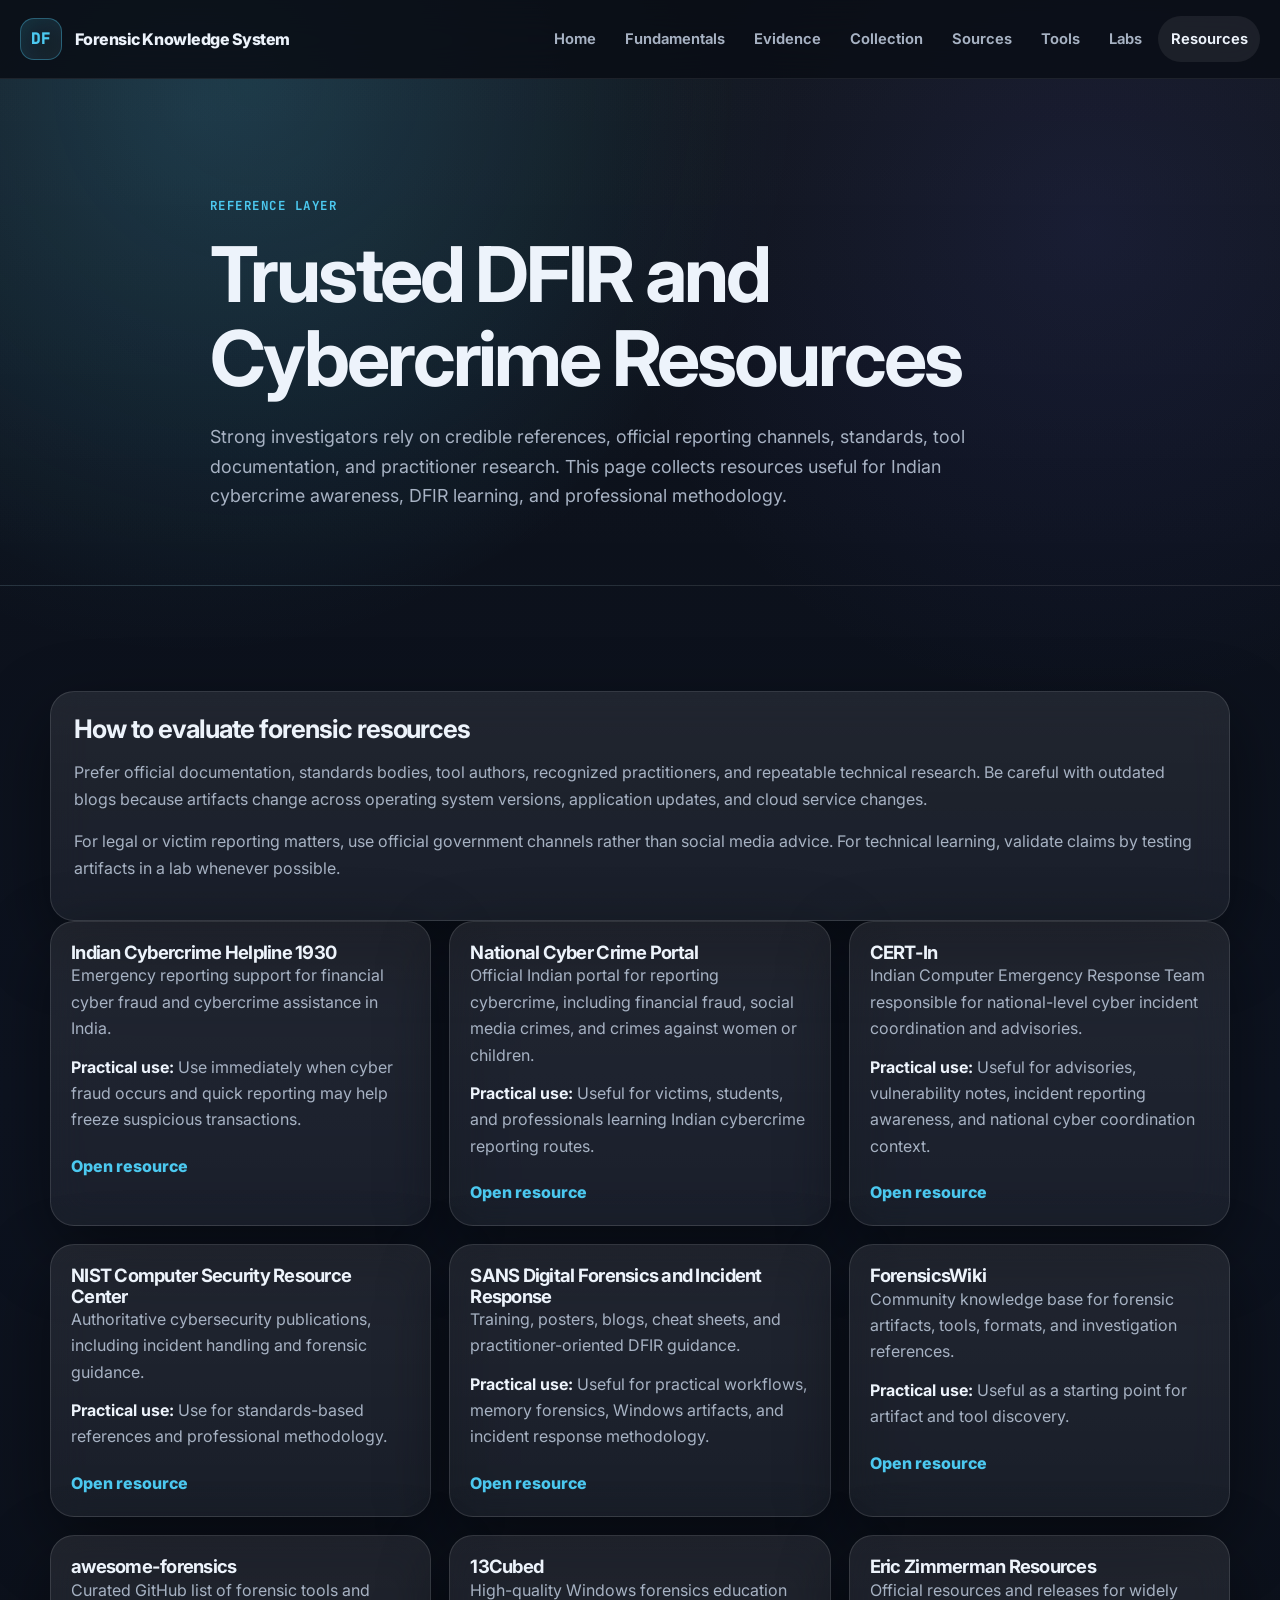
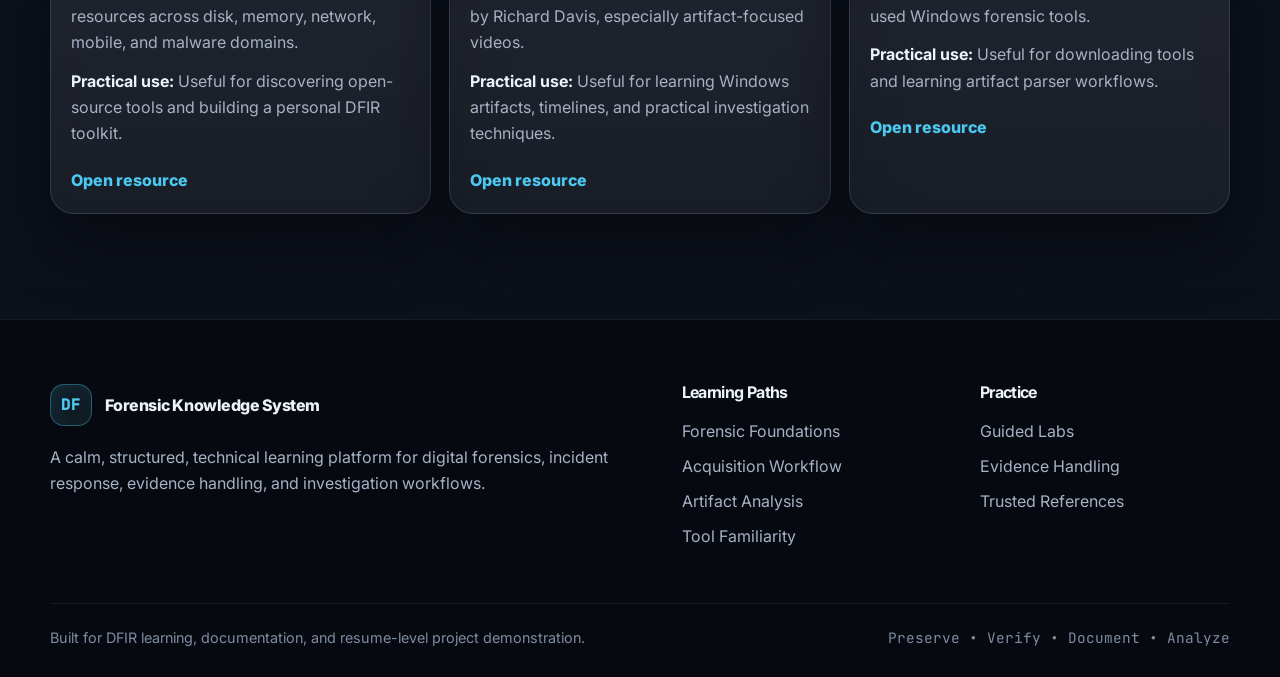
<file: pages/resources.html>
<!DOCTYPE html>
<html lang="en">
<head>
  <base href="/">
  <meta charset="UTF-8">
  <meta name="viewport" content="width=device-width, initial-scale=1.0">
  <title>Resources | Digital Forensics Knowledge System</title>
  <meta name="description" content="Trusted DFIR resources, Indian cybercrime reporting, CERT-In, NIST, SANS, ForensicsWiki, and practitioner references.">
  <link rel="preconnect" href="https://fonts.googleapis.com">
  <link rel="preconnect" href="https://fonts.gstatic.com" crossorigin>
  <link href="https://fonts.googleapis.com/css2?family=Inter:wght@400;500;600;700;800&family=JetBrains+Mono:wght@400;500;600;700&display=swap" rel="stylesheet">
  <link rel="stylesheet" href="/css/main.css">
  <link rel="stylesheet" href="/css/components.css">
  <link rel="stylesheet" href="/css/animations.css">
</head>
<body data-page="resources">
  <a class="skip-link" href="#main">Skip to content</a>
  <header class="site-header" id="siteHeader">
  <nav class="navbar" aria-label="Primary navigation">
    <a class="brand" href="/">
      <span class="brand-mark">DF</span>
      <span class="brand-text">Forensic Knowledge System</span>
    </a>
    <button class="nav-toggle" id="navToggle" aria-label="Toggle navigation" aria-expanded="false">
      <span></span><span></span><span></span>
    </button>
    <div class="nav-links" id="navLinks">
      <a href="/">Home</a>
      <a href="/pages/fundamentals.html">Fundamentals</a>
      <a href="/pages/evidence.html">Evidence</a>
      <a href="/pages/data-collection.html">Collection</a>
      <a href="/pages/data-sources.html">Sources</a>
      <a href="/pages/tools.html">Tools</a>
      <a href="/pages/labs.html">Labs</a>
      <a href="/pages/resources.html">Resources</a>
    </div>
  </nav>
</header>
  <main id="main">

    <section class="page-hero">
      <div class="container narrow reveal">
        <p class="eyebrow">Reference Layer</p>
        <h1>Trusted DFIR and Cybercrime Resources</h1>
        <p>
          Strong investigators rely on credible references, official reporting channels, standards,
          tool documentation, and practitioner research. This page collects resources useful for Indian
          cybercrime awareness, DFIR learning, and professional methodology.
        </p>
      </div>
    </section>

    <section class="section">
      <div class="container content-grid">
        <article class="content-card wide reveal">
          <h2>How to evaluate forensic resources</h2>
          <p>
            Prefer official documentation, standards bodies, tool authors, recognized practitioners, and
            repeatable technical research. Be careful with outdated blogs because artifacts change across
            operating system versions, application updates, and cloud service changes.
          </p>
          <p>
            For legal or victim reporting matters, use official government channels rather than social media
            advice. For technical learning, validate claims by testing artifacts in a lab whenever possible.
          </p>
        </article>
      </div>
      <div class="container resources-grid">

          <article class="resource-card reveal">
            <h3>Indian Cybercrime Helpline 1930</h3>
            <p>Emergency reporting support for financial cyber fraud and cybercrime assistance in India.</p>
            <p><strong>Practical use:</strong> Use immediately when cyber fraud occurs and quick reporting may help freeze suspicious transactions.</p>
            <a class="text-link" href="tel:1930" target="_blank" rel="noopener noreferrer">Open resource</a>
          </article>

          <article class="resource-card reveal">
            <h3>National Cyber Crime Portal</h3>
            <p>Official Indian portal for reporting cybercrime, including financial fraud, social media crimes, and crimes against women or children.</p>
            <p><strong>Practical use:</strong> Useful for victims, students, and professionals learning Indian cybercrime reporting routes.</p>
            <a class="text-link" href="https://cybercrime.gov.in/" target="_blank" rel="noopener noreferrer">Open resource</a>
          </article>

          <article class="resource-card reveal">
            <h3>CERT-In</h3>
            <p>Indian Computer Emergency Response Team responsible for national-level cyber incident coordination and advisories.</p>
            <p><strong>Practical use:</strong> Useful for advisories, vulnerability notes, incident reporting awareness, and national cyber coordination context.</p>
            <a class="text-link" href="https://www.cert-in.org.in/" target="_blank" rel="noopener noreferrer">Open resource</a>
          </article>

          <article class="resource-card reveal">
            <h3>NIST Computer Security Resource Center</h3>
            <p>Authoritative cybersecurity publications, including incident handling and forensic guidance.</p>
            <p><strong>Practical use:</strong> Use for standards-based references and professional methodology.</p>
            <a class="text-link" href="https://csrc.nist.gov/" target="_blank" rel="noopener noreferrer">Open resource</a>
          </article>

          <article class="resource-card reveal">
            <h3>SANS Digital Forensics and Incident Response</h3>
            <p>Training, posters, blogs, cheat sheets, and practitioner-oriented DFIR guidance.</p>
            <p><strong>Practical use:</strong> Useful for practical workflows, memory forensics, Windows artifacts, and incident response methodology.</p>
            <a class="text-link" href="https://www.sans.org/blog/?focus-area=digital-forensics-incident-response" target="_blank" rel="noopener noreferrer">Open resource</a>
          </article>

          <article class="resource-card reveal">
            <h3>ForensicsWiki</h3>
            <p>Community knowledge base for forensic artifacts, tools, formats, and investigation references.</p>
            <p><strong>Practical use:</strong> Useful as a starting point for artifact and tool discovery.</p>
            <a class="text-link" href="https://forensicswiki.xyz/" target="_blank" rel="noopener noreferrer">Open resource</a>
          </article>

          <article class="resource-card reveal">
            <h3>awesome-forensics</h3>
            <p>Curated GitHub list of forensic tools and resources across disk, memory, network, mobile, and malware domains.</p>
            <p><strong>Practical use:</strong> Useful for discovering open-source tools and building a personal DFIR toolkit.</p>
            <a class="text-link" href="https://github.com/cugu/awesome-forensics" target="_blank" rel="noopener noreferrer">Open resource</a>
          </article>

          <article class="resource-card reveal">
            <h3>13Cubed</h3>
            <p>High-quality Windows forensics education by Richard Davis, especially artifact-focused videos.</p>
            <p><strong>Practical use:</strong> Useful for learning Windows artifacts, timelines, and practical investigation techniques.</p>
            <a class="text-link" href="https://www.youtube.com/c/13cubed" target="_blank" rel="noopener noreferrer">Open resource</a>
          </article>

          <article class="resource-card reveal">
            <h3>Eric Zimmerman Resources</h3>
            <p>Official resources and releases for widely used Windows forensic tools.</p>
            <p><strong>Practical use:</strong> Useful for downloading tools and learning artifact parser workflows.</p>
            <a class="text-link" href="https://ericzimmerman.github.io/" target="_blank" rel="noopener noreferrer">Open resource</a>
          </article>
      </div>
    </section>

  </main>
  <footer class="footer">
  <div class="footer-grid">
    <div>
      <a class="brand footer-brand" href="/">
        <span class="brand-mark">DF</span>
        <span class="brand-text">Forensic Knowledge System</span>
      </a>
      <p>
        A calm, structured, technical learning platform for digital forensics,
        incident response, evidence handling, and investigation workflows.
      </p>
    </div>
    <div>
      <h3>Learning Paths</h3>
      <a href="/pages/fundamentals.html">Forensic Foundations</a>
      <a href="/pages/data-collection.html">Acquisition Workflow</a>
      <a href="/pages/data-sources.html">Artifact Analysis</a>
      <a href="/pages/tools.html">Tool Familiarity</a>
    </div>
    <div>
      <h3>Practice</h3>
      <a href="/pages/labs.html">Guided Labs</a>
      <a href="/pages/evidence.html">Evidence Handling</a>
      <a href="/pages/resources.html">Trusted References</a>
    </div>
  </div>
  <div class="footer-bottom">
    <span>Built for DFIR learning, documentation, and resume-level project demonstration.</span>
    <span class="mono">Preserve • Verify • Document • Analyze</span>
  </div>
</footer>
  <script src="/js/navbar.js"></script>
  <script src="/js/scroll-animations.js"></script>
  <script src="/js/main.js"></script>
</body>
</html>
</file>
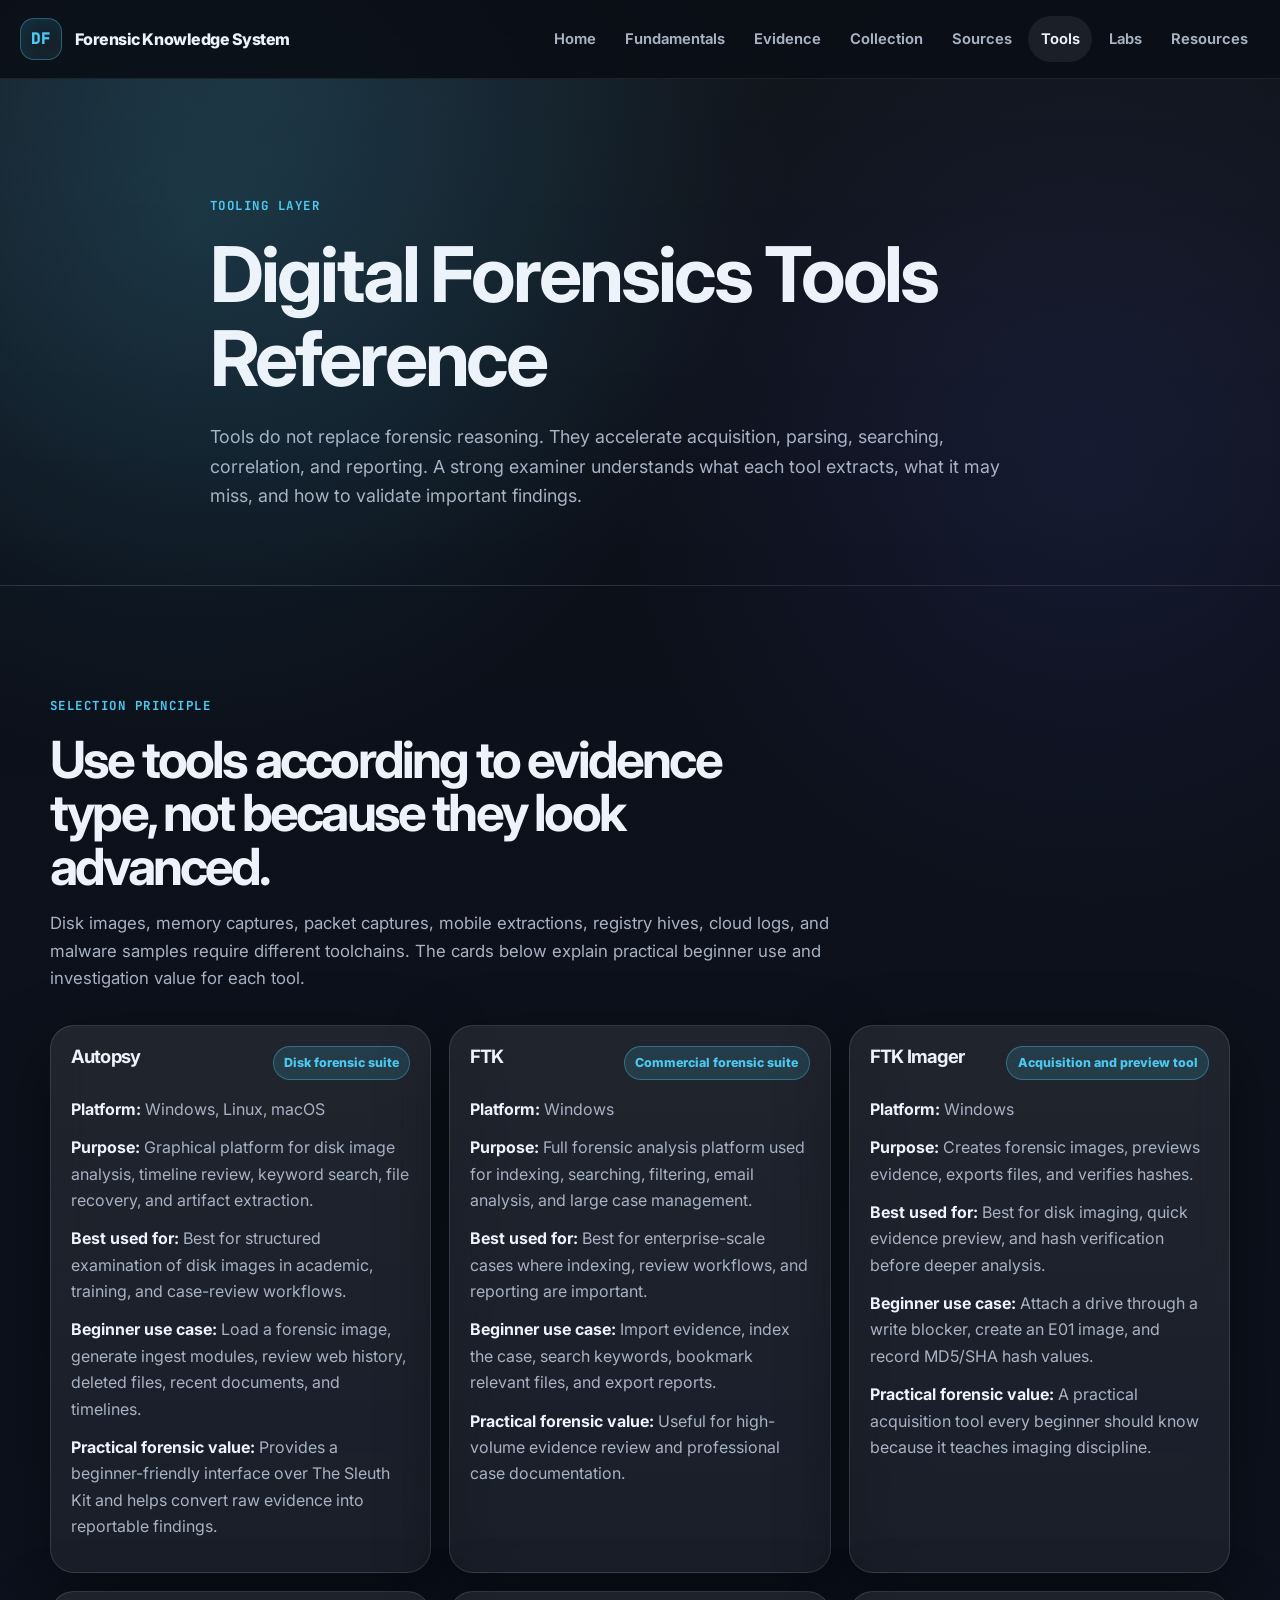
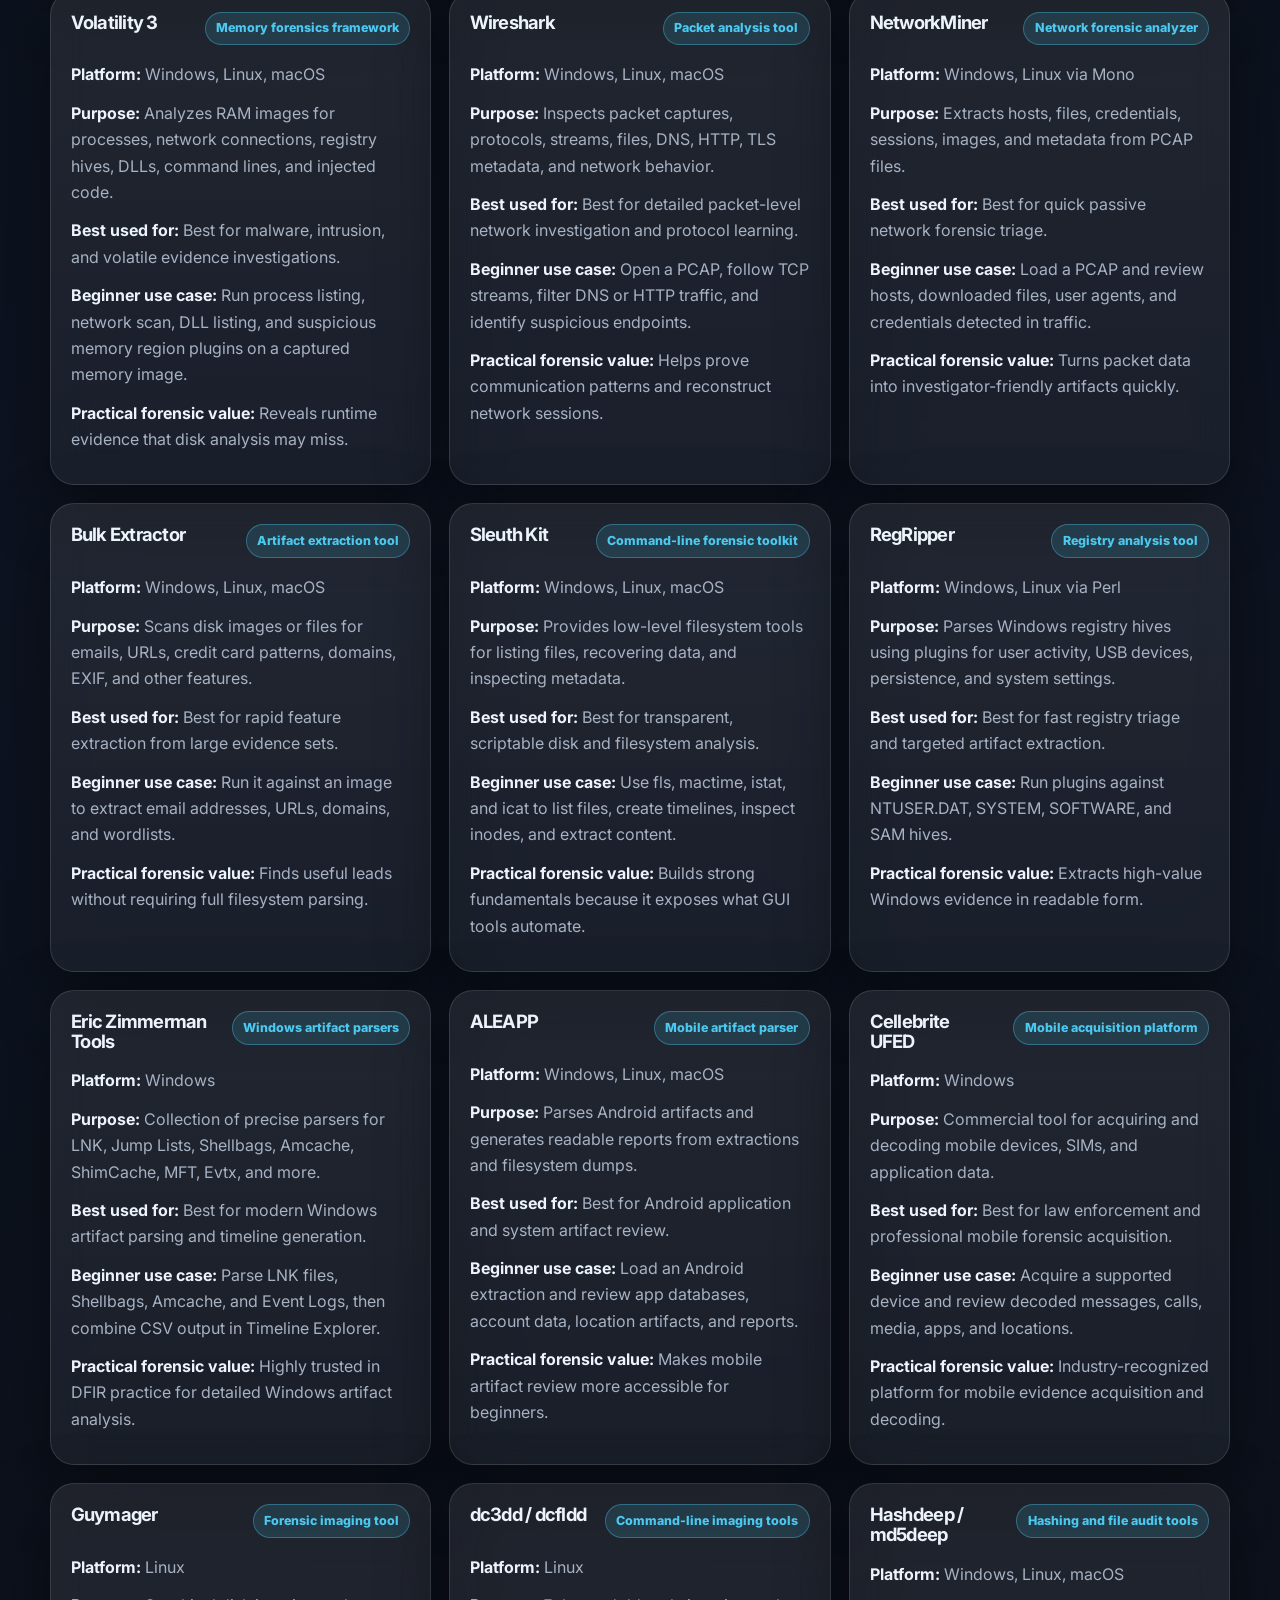
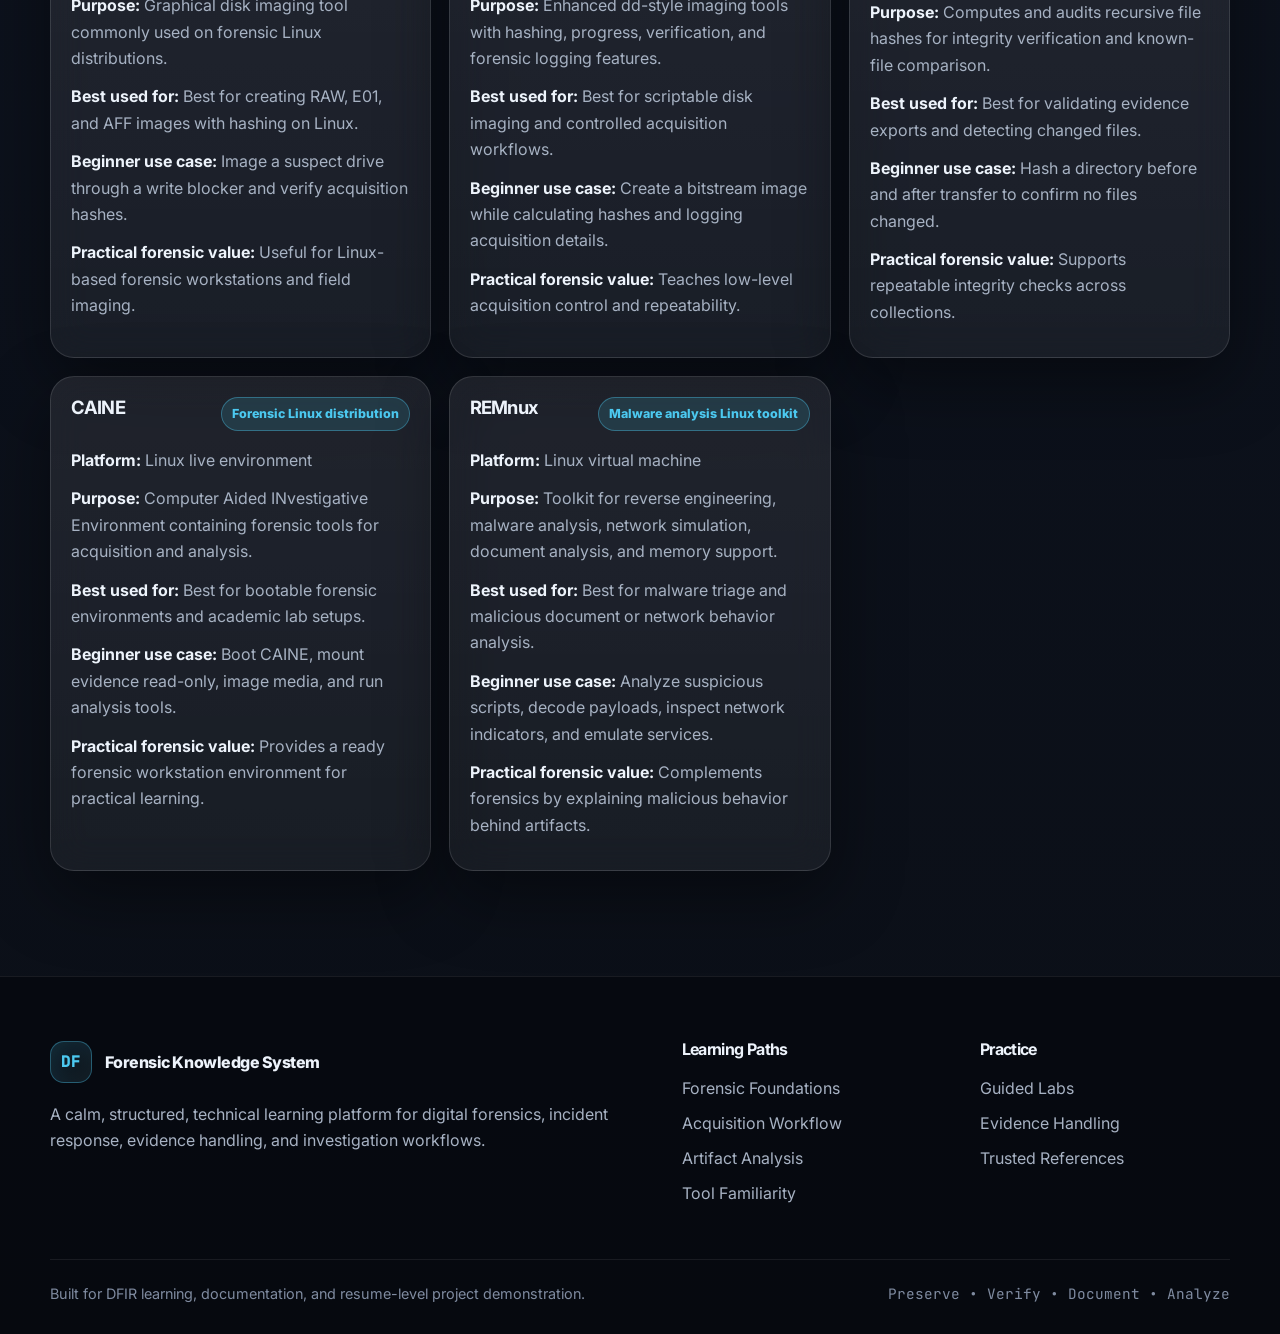
<file: pages/tools.html>
<!DOCTYPE html>
<html lang="en">
<head>
  <base href="/">
  <meta charset="UTF-8">
  <meta name="viewport" content="width=device-width, initial-scale=1.0">
  <title>Tools | Digital Forensics Knowledge System</title>
  <meta name="description" content="Detailed DFIR tool reference covering Autopsy, FTK, Volatility, Wireshark, RegRipper, Zimmerman tools, REMnux, and more.">
  <link rel="preconnect" href="https://fonts.googleapis.com">
  <link rel="preconnect" href="https://fonts.gstatic.com" crossorigin>
  <link href="https://fonts.googleapis.com/css2?family=Inter:wght@400;500;600;700;800&family=JetBrains+Mono:wght@400;500;600;700&display=swap" rel="stylesheet">
  <link rel="stylesheet" href="/css/main.css">
  <link rel="stylesheet" href="/css/components.css">
  <link rel="stylesheet" href="/css/animations.css">
</head>
<body data-page="tools">
  <a class="skip-link" href="#main">Skip to content</a>
  <header class="site-header" id="siteHeader">
  <nav class="navbar" aria-label="Primary navigation">
    <a class="brand" href="/">
      <span class="brand-mark">DF</span>
      <span class="brand-text">Forensic Knowledge System</span>
    </a>
    <button class="nav-toggle" id="navToggle" aria-label="Toggle navigation" aria-expanded="false">
      <span></span><span></span><span></span>
    </button>
    <div class="nav-links" id="navLinks">
      <a href="/">Home</a>
      <a href="/pages/fundamentals.html">Fundamentals</a>
      <a href="/pages/evidence.html">Evidence</a>
      <a href="/pages/data-collection.html">Collection</a>
      <a href="/pages/data-sources.html">Sources</a>
      <a href="/pages/tools.html">Tools</a>
      <a href="/pages/labs.html">Labs</a>
      <a href="/pages/resources.html">Resources</a>
    </div>
  </nav>
</header>
  <main id="main">

    <section class="page-hero">
      <div class="container narrow reveal">
        <p class="eyebrow">Tooling Layer</p>
        <h1>Digital Forensics Tools Reference</h1>
        <p>
          Tools do not replace forensic reasoning. They accelerate acquisition, parsing, searching,
          correlation, and reporting. A strong examiner understands what each tool extracts, what it may miss,
          and how to validate important findings.
        </p>
      </div>
    </section>

    <section class="section">
      <div class="container">
        <div class="section-heading reveal">
          <p class="eyebrow">Selection Principle</p>
          <h2>Use tools according to evidence type, not because they look advanced.</h2>
          <p>
            Disk images, memory captures, packet captures, mobile extractions, registry hives, cloud logs,
            and malware samples require different toolchains. The cards below explain practical beginner use
            and investigation value for each tool.
          </p>
        </div>
        <div class="tools-grid">

          <article class="tool-card reveal">
            <div class="tool-card-top">
              <h3>Autopsy</h3>
              <span>Disk forensic suite</span>
            </div>
            <div class="tool-meta">
              <p><strong>Platform:</strong> Windows, Linux, macOS</p>
              <p><strong>Purpose:</strong> Graphical platform for disk image analysis, timeline review, keyword search, file recovery, and artifact extraction.</p>
              <p><strong>Best used for:</strong> Best for structured examination of disk images in academic, training, and case-review workflows.</p>
              <p><strong>Beginner use case:</strong> Load a forensic image, generate ingest modules, review web history, deleted files, recent documents, and timelines.</p>
              <p><strong>Practical forensic value:</strong> Provides a beginner-friendly interface over The Sleuth Kit and helps convert raw evidence into reportable findings.</p>
            </div>
          </article>

          <article class="tool-card reveal">
            <div class="tool-card-top">
              <h3>FTK</h3>
              <span>Commercial forensic suite</span>
            </div>
            <div class="tool-meta">
              <p><strong>Platform:</strong> Windows</p>
              <p><strong>Purpose:</strong> Full forensic analysis platform used for indexing, searching, filtering, email analysis, and large case management.</p>
              <p><strong>Best used for:</strong> Best for enterprise-scale cases where indexing, review workflows, and reporting are important.</p>
              <p><strong>Beginner use case:</strong> Import evidence, index the case, search keywords, bookmark relevant files, and export reports.</p>
              <p><strong>Practical forensic value:</strong> Useful for high-volume evidence review and professional case documentation.</p>
            </div>
          </article>

          <article class="tool-card reveal">
            <div class="tool-card-top">
              <h3>FTK Imager</h3>
              <span>Acquisition and preview tool</span>
            </div>
            <div class="tool-meta">
              <p><strong>Platform:</strong> Windows</p>
              <p><strong>Purpose:</strong> Creates forensic images, previews evidence, exports files, and verifies hashes.</p>
              <p><strong>Best used for:</strong> Best for disk imaging, quick evidence preview, and hash verification before deeper analysis.</p>
              <p><strong>Beginner use case:</strong> Attach a drive through a write blocker, create an E01 image, and record MD5/SHA hash values.</p>
              <p><strong>Practical forensic value:</strong> A practical acquisition tool every beginner should know because it teaches imaging discipline.</p>
            </div>
          </article>

          <article class="tool-card reveal">
            <div class="tool-card-top">
              <h3>Volatility 3</h3>
              <span>Memory forensics framework</span>
            </div>
            <div class="tool-meta">
              <p><strong>Platform:</strong> Windows, Linux, macOS</p>
              <p><strong>Purpose:</strong> Analyzes RAM images for processes, network connections, registry hives, DLLs, command lines, and injected code.</p>
              <p><strong>Best used for:</strong> Best for malware, intrusion, and volatile evidence investigations.</p>
              <p><strong>Beginner use case:</strong> Run process listing, network scan, DLL listing, and suspicious memory region plugins on a captured memory image.</p>
              <p><strong>Practical forensic value:</strong> Reveals runtime evidence that disk analysis may miss.</p>
            </div>
          </article>

          <article class="tool-card reveal">
            <div class="tool-card-top">
              <h3>Wireshark</h3>
              <span>Packet analysis tool</span>
            </div>
            <div class="tool-meta">
              <p><strong>Platform:</strong> Windows, Linux, macOS</p>
              <p><strong>Purpose:</strong> Inspects packet captures, protocols, streams, files, DNS, HTTP, TLS metadata, and network behavior.</p>
              <p><strong>Best used for:</strong> Best for detailed packet-level network investigation and protocol learning.</p>
              <p><strong>Beginner use case:</strong> Open a PCAP, follow TCP streams, filter DNS or HTTP traffic, and identify suspicious endpoints.</p>
              <p><strong>Practical forensic value:</strong> Helps prove communication patterns and reconstruct network sessions.</p>
            </div>
          </article>

          <article class="tool-card reveal">
            <div class="tool-card-top">
              <h3>NetworkMiner</h3>
              <span>Network forensic analyzer</span>
            </div>
            <div class="tool-meta">
              <p><strong>Platform:</strong> Windows, Linux via Mono</p>
              <p><strong>Purpose:</strong> Extracts hosts, files, credentials, sessions, images, and metadata from PCAP files.</p>
              <p><strong>Best used for:</strong> Best for quick passive network forensic triage.</p>
              <p><strong>Beginner use case:</strong> Load a PCAP and review hosts, downloaded files, user agents, and credentials detected in traffic.</p>
              <p><strong>Practical forensic value:</strong> Turns packet data into investigator-friendly artifacts quickly.</p>
            </div>
          </article>

          <article class="tool-card reveal">
            <div class="tool-card-top">
              <h3>Bulk Extractor</h3>
              <span>Artifact extraction tool</span>
            </div>
            <div class="tool-meta">
              <p><strong>Platform:</strong> Windows, Linux, macOS</p>
              <p><strong>Purpose:</strong> Scans disk images or files for emails, URLs, credit card patterns, domains, EXIF, and other features.</p>
              <p><strong>Best used for:</strong> Best for rapid feature extraction from large evidence sets.</p>
              <p><strong>Beginner use case:</strong> Run it against an image to extract email addresses, URLs, domains, and wordlists.</p>
              <p><strong>Practical forensic value:</strong> Finds useful leads without requiring full filesystem parsing.</p>
            </div>
          </article>

          <article class="tool-card reveal">
            <div class="tool-card-top">
              <h3>Sleuth Kit</h3>
              <span>Command-line forensic toolkit</span>
            </div>
            <div class="tool-meta">
              <p><strong>Platform:</strong> Windows, Linux, macOS</p>
              <p><strong>Purpose:</strong> Provides low-level filesystem tools for listing files, recovering data, and inspecting metadata.</p>
              <p><strong>Best used for:</strong> Best for transparent, scriptable disk and filesystem analysis.</p>
              <p><strong>Beginner use case:</strong> Use fls, mactime, istat, and icat to list files, create timelines, inspect inodes, and extract content.</p>
              <p><strong>Practical forensic value:</strong> Builds strong fundamentals because it exposes what GUI tools automate.</p>
            </div>
          </article>

          <article class="tool-card reveal">
            <div class="tool-card-top">
              <h3>RegRipper</h3>
              <span>Registry analysis tool</span>
            </div>
            <div class="tool-meta">
              <p><strong>Platform:</strong> Windows, Linux via Perl</p>
              <p><strong>Purpose:</strong> Parses Windows registry hives using plugins for user activity, USB devices, persistence, and system settings.</p>
              <p><strong>Best used for:</strong> Best for fast registry triage and targeted artifact extraction.</p>
              <p><strong>Beginner use case:</strong> Run plugins against NTUSER.DAT, SYSTEM, SOFTWARE, and SAM hives.</p>
              <p><strong>Practical forensic value:</strong> Extracts high-value Windows evidence in readable form.</p>
            </div>
          </article>

          <article class="tool-card reveal">
            <div class="tool-card-top">
              <h3>Eric Zimmerman Tools</h3>
              <span>Windows artifact parsers</span>
            </div>
            <div class="tool-meta">
              <p><strong>Platform:</strong> Windows</p>
              <p><strong>Purpose:</strong> Collection of precise parsers for LNK, Jump Lists, Shellbags, Amcache, ShimCache, MFT, Evtx, and more.</p>
              <p><strong>Best used for:</strong> Best for modern Windows artifact parsing and timeline generation.</p>
              <p><strong>Beginner use case:</strong> Parse LNK files, Shellbags, Amcache, and Event Logs, then combine CSV output in Timeline Explorer.</p>
              <p><strong>Practical forensic value:</strong> Highly trusted in DFIR practice for detailed Windows artifact analysis.</p>
            </div>
          </article>

          <article class="tool-card reveal">
            <div class="tool-card-top">
              <h3>ALEAPP</h3>
              <span>Mobile artifact parser</span>
            </div>
            <div class="tool-meta">
              <p><strong>Platform:</strong> Windows, Linux, macOS</p>
              <p><strong>Purpose:</strong> Parses Android artifacts and generates readable reports from extractions and filesystem dumps.</p>
              <p><strong>Best used for:</strong> Best for Android application and system artifact review.</p>
              <p><strong>Beginner use case:</strong> Load an Android extraction and review app databases, account data, location artifacts, and reports.</p>
              <p><strong>Practical forensic value:</strong> Makes mobile artifact review more accessible for beginners.</p>
            </div>
          </article>

          <article class="tool-card reveal">
            <div class="tool-card-top">
              <h3>Cellebrite UFED</h3>
              <span>Mobile acquisition platform</span>
            </div>
            <div class="tool-meta">
              <p><strong>Platform:</strong> Windows</p>
              <p><strong>Purpose:</strong> Commercial tool for acquiring and decoding mobile devices, SIMs, and application data.</p>
              <p><strong>Best used for:</strong> Best for law enforcement and professional mobile forensic acquisition.</p>
              <p><strong>Beginner use case:</strong> Acquire a supported device and review decoded messages, calls, media, apps, and locations.</p>
              <p><strong>Practical forensic value:</strong> Industry-recognized platform for mobile evidence acquisition and decoding.</p>
            </div>
          </article>

          <article class="tool-card reveal">
            <div class="tool-card-top">
              <h3>Guymager</h3>
              <span>Forensic imaging tool</span>
            </div>
            <div class="tool-meta">
              <p><strong>Platform:</strong> Linux</p>
              <p><strong>Purpose:</strong> Graphical disk imaging tool commonly used on forensic Linux distributions.</p>
              <p><strong>Best used for:</strong> Best for creating RAW, E01, and AFF images with hashing on Linux.</p>
              <p><strong>Beginner use case:</strong> Image a suspect drive through a write blocker and verify acquisition hashes.</p>
              <p><strong>Practical forensic value:</strong> Useful for Linux-based forensic workstations and field imaging.</p>
            </div>
          </article>

          <article class="tool-card reveal">
            <div class="tool-card-top">
              <h3>dc3dd / dcfldd</h3>
              <span>Command-line imaging tools</span>
            </div>
            <div class="tool-meta">
              <p><strong>Platform:</strong> Linux</p>
              <p><strong>Purpose:</strong> Enhanced dd-style imaging tools with hashing, progress, verification, and forensic logging features.</p>
              <p><strong>Best used for:</strong> Best for scriptable disk imaging and controlled acquisition workflows.</p>
              <p><strong>Beginner use case:</strong> Create a bitstream image while calculating hashes and logging acquisition details.</p>
              <p><strong>Practical forensic value:</strong> Teaches low-level acquisition control and repeatability.</p>
            </div>
          </article>

          <article class="tool-card reveal">
            <div class="tool-card-top">
              <h3>Hashdeep / md5deep</h3>
              <span>Hashing and file audit tools</span>
            </div>
            <div class="tool-meta">
              <p><strong>Platform:</strong> Windows, Linux, macOS</p>
              <p><strong>Purpose:</strong> Computes and audits recursive file hashes for integrity verification and known-file comparison.</p>
              <p><strong>Best used for:</strong> Best for validating evidence exports and detecting changed files.</p>
              <p><strong>Beginner use case:</strong> Hash a directory before and after transfer to confirm no files changed.</p>
              <p><strong>Practical forensic value:</strong> Supports repeatable integrity checks across collections.</p>
            </div>
          </article>

          <article class="tool-card reveal">
            <div class="tool-card-top">
              <h3>CAINE</h3>
              <span>Forensic Linux distribution</span>
            </div>
            <div class="tool-meta">
              <p><strong>Platform:</strong> Linux live environment</p>
              <p><strong>Purpose:</strong> Computer Aided INvestigative Environment containing forensic tools for acquisition and analysis.</p>
              <p><strong>Best used for:</strong> Best for bootable forensic environments and academic lab setups.</p>
              <p><strong>Beginner use case:</strong> Boot CAINE, mount evidence read-only, image media, and run analysis tools.</p>
              <p><strong>Practical forensic value:</strong> Provides a ready forensic workstation environment for practical learning.</p>
            </div>
          </article>

          <article class="tool-card reveal">
            <div class="tool-card-top">
              <h3>REMnux</h3>
              <span>Malware analysis Linux toolkit</span>
            </div>
            <div class="tool-meta">
              <p><strong>Platform:</strong> Linux virtual machine</p>
              <p><strong>Purpose:</strong> Toolkit for reverse engineering, malware analysis, network simulation, document analysis, and memory support.</p>
              <p><strong>Best used for:</strong> Best for malware triage and malicious document or network behavior analysis.</p>
              <p><strong>Beginner use case:</strong> Analyze suspicious scripts, decode payloads, inspect network indicators, and emulate services.</p>
              <p><strong>Practical forensic value:</strong> Complements forensics by explaining malicious behavior behind artifacts.</p>
            </div>
          </article>
        </div>
      </div>
    </section>

  </main>
  <footer class="footer">
  <div class="footer-grid">
    <div>
      <a class="brand footer-brand" href="/">
        <span class="brand-mark">DF</span>
        <span class="brand-text">Forensic Knowledge System</span>
      </a>
      <p>
        A calm, structured, technical learning platform for digital forensics,
        incident response, evidence handling, and investigation workflows.
      </p>
    </div>
    <div>
      <h3>Learning Paths</h3>
      <a href="/pages/fundamentals.html">Forensic Foundations</a>
      <a href="/pages/data-collection.html">Acquisition Workflow</a>
      <a href="/pages/data-sources.html">Artifact Analysis</a>
      <a href="/pages/tools.html">Tool Familiarity</a>
    </div>
    <div>
      <h3>Practice</h3>
      <a href="/pages/labs.html">Guided Labs</a>
      <a href="/pages/evidence.html">Evidence Handling</a>
      <a href="/pages/resources.html">Trusted References</a>
    </div>
  </div>
  <div class="footer-bottom">
    <span>Built for DFIR learning, documentation, and resume-level project demonstration.</span>
    <span class="mono">Preserve • Verify • Document • Analyze</span>
  </div>
</footer>
  <script src="/js/navbar.js"></script>
  <script src="/js/scroll-animations.js"></script>
  <script src="/js/main.js"></script>
</body>
</html>
</file>
<file: css/main.css>
:root {
  --bg: #0b0f17;
  --bg-soft: #111826;
  --panel: rgba(255, 255, 255, 0.055);
  --panel-strong: rgba(255, 255, 255, 0.085);
  --border: rgba(255, 255, 255, 0.12);
  --border-soft: rgba(255, 255, 255, 0.075);
  --text: #edf3fb;
  --muted: #a7b2c3;
  --muted-2: #7f8ba0;
  --accent: #4cc9f0;
  --accent-soft: rgba(76, 201, 240, 0.14);
  --accent-line: rgba(76, 201, 240, 0.38);
  --shadow: 0 24px 70px rgba(0, 0, 0, 0.42);
  --radius: 24px;
  --radius-sm: 16px;
  --container: 1180px;
}

* {
  box-sizing: border-box;
}

html {
  scroll-behavior: smooth;
}

body {
  margin: 0;
  font-family: "Inter", system-ui, -apple-system, BlinkMacSystemFont, "Segoe UI", sans-serif;
  background:
    radial-gradient(circle at 15% 5%, rgba(76, 201, 240, 0.12), transparent 34rem),
    radial-gradient(circle at 85% 10%, rgba(99, 102, 241, 0.11), transparent 30rem),
    linear-gradient(180deg, #0b0f17 0%, #0d1320 48%, #0b0f17 100%);
  color: var(--text);
  line-height: 1.65;
  min-height: 100vh;
}

a {
  color: inherit;
  text-decoration: none;
}

p {
  margin: 0 0 1rem;
  color: var(--muted);
}

h1, h2, h3 {
  margin: 0;
  line-height: 1.1;
  letter-spacing: -0.04em;
}

h1 {
  font-size: clamp(2.5rem, 6vw, 5.6rem);
}

h2 {
  font-size: clamp(1.8rem, 3vw, 3.1rem);
}

h3 {
  font-size: 1.15rem;
}

ul, ol {
  margin: 0;
  padding-left: 1.2rem;
}

li {
  color: var(--muted);
  margin-bottom: 0.7rem;
}

.container {
  width: min(var(--container), calc(100% - 40px));
  margin-inline: auto;
}

.narrow {
  max-width: 860px;
}

.section {
  padding: 96px 0;
}

.section-alt {
  background: linear-gradient(180deg, rgba(255,255,255,0.025), rgba(255,255,255,0));
  border-top: 1px solid var(--border-soft);
  border-bottom: 1px solid var(--border-soft);
}

.skip-link {
  position: fixed;
  top: 14px;
  left: 14px;
  z-index: 9999;
  transform: translateY(-140%);
  background: var(--accent);
  color: #061018;
  padding: 0.7rem 1rem;
  border-radius: 999px;
  font-weight: 700;
}

.skip-link:focus {
  transform: translateY(0);
}

.mono,
.brand-mark,
.eyebrow {
  font-family: "JetBrains Mono", ui-monospace, SFMono-Regular, Menlo, monospace;
}

.eyebrow {
  display: inline-flex;
  color: var(--accent);
  font-size: 0.78rem;
  font-weight: 700;
  text-transform: uppercase;
  letter-spacing: 0.12em;
  margin-bottom: 1rem;
}

.site-header {
  position: sticky;
  top: 0;
  z-index: 1000;
  background: rgba(11, 15, 23, 0.78);
  backdrop-filter: blur(20px);
  border-bottom: 1px solid rgba(255, 255, 255, 0.08);
  transition: all 240ms ease;
}

.site-header.is-scrolled {
  background: rgba(11, 15, 23, 0.92);
  box-shadow: 0 16px 40px rgba(0, 0, 0, 0.28);
}

.navbar {
  width: min(1240px, calc(100% - 32px));
  margin-inline: auto;
  min-height: 78px;
  display: flex;
  align-items: center;
  justify-content: space-between;
  gap: 1.2rem;
  transition: min-height 240ms ease;
}

.site-header.is-scrolled .navbar {
  min-height: 64px;
}

.brand {
  display: inline-flex;
  align-items: center;
  gap: 0.8rem;
  min-width: max-content;
}

.brand-mark {
  display: grid;
  place-items: center;
  width: 42px;
  height: 42px;
  border: 1px solid var(--accent-line);
  border-radius: 14px;
  color: var(--accent);
  background: linear-gradient(135deg, rgba(76, 201, 240, 0.13), rgba(255,255,255,0.04));
  box-shadow: inset 0 0 24px rgba(76, 201, 240, 0.08);
  font-weight: 800;
}

.brand-text {
  font-weight: 800;
  letter-spacing: -0.03em;
}

.nav-links {
  display: flex;
  align-items: center;
  gap: 0.25rem;
}

.nav-links a {
  color: var(--muted);
  font-weight: 650;
  font-size: 0.92rem;
  padding: 0.68rem 0.78rem;
  border-radius: 999px;
  transition: 180ms ease;
}

.nav-links a:hover,
.nav-links a.is-active {
  color: var(--text);
  background: rgba(255, 255, 255, 0.07);
}

.nav-toggle {
  display: none;
  width: 44px;
  height: 44px;
  border: 1px solid var(--border);
  border-radius: 14px;
  background: rgba(255,255,255,0.05);
  padding: 0.65rem;
}

.nav-toggle span {
  display: block;
  height: 2px;
  background: var(--text);
  margin: 5px 0;
  border-radius: 999px;
}

.hero {
  position: relative;
  overflow: hidden;
  min-height: calc(100vh - 78px);
  display: grid;
  place-items: center;
  padding: 88px 0;
}

.hero-grid {
  display: grid;
  grid-template-columns: minmax(0, 1.1fr) minmax(320px, 0.72fr);
  align-items: center;
  gap: 56px;
}

.hero-copy {
  max-width: 760px;
}

.hero-lead {
  font-size: clamp(1.04rem, 2vw, 1.24rem);
  max-width: 720px;
  margin-top: 1.3rem;
}

.hero-actions {
  display: flex;
  flex-wrap: wrap;
  gap: 1rem;
  margin: 2rem 0;
}

.hero-metrics {
  display: grid;
  grid-template-columns: repeat(3, minmax(110px, 1fr));
  gap: 1rem;
  max-width: 560px;
}

.hero-metrics div {
  padding: 1rem;
  border: 1px solid var(--border-soft);
  border-radius: var(--radius-sm);
  background: rgba(255,255,255,0.035);
}

.hero-metrics strong {
  display: block;
  font-size: 1.45rem;
}

.hero-metrics span {
  color: var(--muted-2);
  font-size: 0.88rem;
}

.hero-noise {
  position: absolute;
  inset: 0;
  pointer-events: none;
  opacity: 0.22;
  background-image:
    linear-gradient(rgba(255,255,255,0.025) 1px, transparent 1px),
    linear-gradient(90deg, rgba(255,255,255,0.025) 1px, transparent 1px);
  background-size: 48px 48px;
  mask-image: linear-gradient(180deg, black, transparent 82%);
}

.page-hero {
  padding: 112px 0 58px;
  border-bottom: 1px solid var(--border-soft);
  background:
    radial-gradient(circle at 20% 0%, rgba(76, 201, 240, 0.11), transparent 34rem),
    linear-gradient(180deg, rgba(255,255,255,0.025), transparent);
}

.page-hero p:not(.eyebrow) {
  font-size: 1.12rem;
  margin-top: 1.3rem;
  max-width: 820px;
}

.section-heading {
  max-width: 780px;
  margin-bottom: 2rem;
}

.section-heading p:not(.eyebrow) {
  margin-top: 1rem;
  font-size: 1.05rem;
}

.footer {
  border-top: 1px solid var(--border-soft);
  padding: 64px 0 28px;
  background: rgba(5, 8, 13, 0.72);
}

.footer-grid {
  width: min(var(--container), calc(100% - 40px));
  margin-inline: auto;
  display: grid;
  grid-template-columns: 1.4fr 0.6fr 0.6fr;
  gap: 48px;
}

.footer h3 {
  margin-bottom: 1rem;
  font-size: 1rem;
}

.footer a:not(.brand) {
  display: block;
  color: var(--muted);
  margin-bottom: 0.55rem;
  transition: 180ms ease;
}

.footer a:hover {
  color: var(--accent);
}

.footer-brand {
  margin-bottom: 1.1rem;
}

.footer-bottom {
  width: min(var(--container), calc(100% - 40px));
  margin: 44px auto 0;
  padding-top: 22px;
  border-top: 1px solid var(--border-soft);
  display: flex;
  justify-content: space-between;
  gap: 1rem;
  color: var(--muted-2);
  font-size: 0.9rem;
}

@media (max-width: 960px) {
  .hero-grid,
  .split-layout,
  .footer-grid {
    grid-template-columns: 1fr;
  }

  .hero {
    min-height: auto;
  }

  .nav-toggle {
    display: block;
  }

  .nav-links {
    position: absolute;
    left: 16px;
    right: 16px;
    top: calc(100% + 8px);
    display: grid;
    background: rgba(11, 15, 23, 0.98);
    border: 1px solid var(--border);
    border-radius: 20px;
    padding: 0.7rem;
    box-shadow: var(--shadow);
    transform: translateY(-12px);
    opacity: 0;
    pointer-events: none;
    transition: 200ms ease;
  }

  .nav-links.is-open {
    transform: translateY(0);
    opacity: 1;
    pointer-events: auto;
  }

  .nav-links a {
    padding: 0.85rem 1rem;
  }
}

@media (max-width: 640px) {
  .container {
    width: min(100% - 28px, var(--container));
  }

  .navbar {
    width: min(100% - 24px, 1240px);
  }

  .brand-text {
    display: none;
  }

  .section {
    padding: 68px 0;
  }

  .hero {
    padding: 64px 0;
  }

  .hero-metrics {
    grid-template-columns: 1fr;
  }

  .footer-bottom {
    flex-direction: column;
  }
}
/* ===============================
   UI PATCH: Hero scale, typewriter,
   scroll progress, refined spacing
   =============================== */

.scroll-progress {
  position: fixed;
  top: 0;
  left: 0;
  width: 0%;
  height: 3px;
  z-index: 9999;
  background: linear-gradient(90deg, #4cc9f0, #8be9fd);
  box-shadow: 0 0 18px rgba(76, 201, 240, 0.45);
  transition: width 0.08s linear;
}

.hero-home {
  min-height: calc(100vh - 78px);
  padding: 150px 0 90px;
}

.hero-grid {
  align-items: center;
  gap: 64px;
}

.hero-copy h1 {
  max-width: 820px;
  font-size: clamp(3.2rem, 7vw, 6.8rem);
  line-height: 0.98;
  letter-spacing: -0.07em;
}

.hero-lead {
  max-width: 720px;
  font-size: clamp(1.05rem, 1.4vw, 1.28rem);
  line-height: 1.75;
}

.typewriter-wrap {
  display: inline-flex;
  align-items: center;
  min-width: 420px;
  color: #4cc9f0;
  font-family: "JetBrains Mono", monospace;
  letter-spacing: -0.05em;
}

#typewriterText::after {
  content: "|";
  display: inline-block;
  margin-left: 6px;
  color: #4cc9f0;
  animation: cursorBlink 0.85s steps(1) infinite;
}

@keyframes cursorBlink {
  50% {
    opacity: 0;
  }
}

.section {
  padding: 105px 0;
}

.section-heading h2 {
  font-size: clamp(2rem, 4vw, 4.2rem);
  line-height: 1.05;
  letter-spacing: -0.055em;
}

.section-heading p {
  max-width: 850px;
}

.system-panel {
  transform: translateY(0);
}

.trace-list div {
  transition: transform 0.25s ease, border-color 0.25s ease, background 0.25s ease;
}

.trace-list div:hover {
  transform: translateX(6px);
  border-color: rgba(76, 201, 240, 0.35);
  background: rgba(76, 201, 240, 0.06);
}

.section-focus {
  background:
    radial-gradient(circle at 30% 10%, rgba(76, 201, 240, 0.09), transparent 35%),
    linear-gradient(180deg, rgba(17, 24, 38, 0.95), rgba(11, 15, 23, 1));
}

.evidence-strip {
  display: flex;
  flex-wrap: wrap;
  gap: 14px;
  margin-top: 42px;
}

.evidence-pill {
  padding: 14px 18px;
  border: 1px solid rgba(148, 163, 184, 0.18);
  border-radius: 999px;
  background: rgba(255, 255, 255, 0.055);
  color: #dbeafe;
  font-family: "JetBrains Mono", monospace;
  font-size: 0.88rem;
  backdrop-filter: blur(14px);
  box-shadow: 0 12px 38px rgba(0, 0, 0, 0.16);
  transition: transform 0.25s ease, border-color 0.25s ease;
}

.evidence-pill:hover {
  transform: translateY(-4px);
  border-color: rgba(76, 201, 240, 0.42);
}

@media (max-width: 1100px) {
  .hero-grid {
    grid-template-columns: 1fr;
  }

  .hero-copy h1 {
    max-width: 900px;
  }

  .typewriter-wrap {
    min-width: 340px;
  }
}

@media (max-width: 768px) {
  .hero-home {
    padding: 125px 0 70px;
  }

  .hero-copy h1 {
    font-size: clamp(2.6rem, 13vw, 4.4rem);
    line-height: 1;
  }

  .typewriter-wrap {
    min-width: 260px;
  }

  .section {
    padding: 75px 0;
  }
}

@media (max-width: 480px) {
  .hero-copy h1 {
    font-size: 2.55rem;
    letter-spacing: -0.055em;
  }

  .typewriter-wrap {
    min-width: 210px;
  }

  .hero-lead {
    font-size: 1rem;
  }
}
/* ===============================
   UI TUNING PATCH: better hero alignment
   =============================== */

.hero-home {
  min-height: calc(100vh - 78px);
  padding: 138px 0 88px;
}

.hero-grid {
  align-items: start;
  gap: 56px;
}

.hero-copy {
  padding-top: 8px;
}

.hero-copy h1 {
  max-width: 940px;
  font-size: clamp(2.9rem, 5.2vw, 5.6rem);
  line-height: 1.02;
  letter-spacing: -0.065em;
}

.hero-inline-line {
  display: inline-block;
  white-space: nowrap;
}

.typewriter-wrap {
  display: inline-flex;
  align-items: baseline;
  min-width: 190px;
  color: #4cc9f0;
  font-family: "JetBrains Mono", monospace;
  letter-spacing: -0.04em;
}

#typewriterText {
  display: inline-block;
  min-width: 11ch;
}

.hero-lead {
  max-width: 690px;
  font-size: clamp(1rem, 1.25vw, 1.18rem);
  line-height: 1.72;
}

.system-panel {
  margin-top: 92px;
  max-width: 540px;
  width: 100%;
  justify-self: end;
}

@media (max-width: 1200px) {
  .hero-copy h1 {
    font-size: clamp(2.7rem, 5.8vw, 4.9rem);
    max-width: 880px;
  }

  .system-panel {
    margin-top: 56px;
    max-width: 100%;
  }
}

@media (max-width: 768px) {
  .hero-home {
    padding: 124px 0 72px;
  }

  .hero-grid {
    gap: 34px;
  }

  .hero-copy h1 {
    font-size: clamp(2.35rem, 10vw, 4rem);
    line-height: 1.04;
  }

  .hero-inline-line {
    white-space: normal;
  }

  .typewriter-wrap {
    min-width: 160px;
  }

  #typewriterText {
    min-width: 9ch;
  }

  .system-panel {
    margin-top: 12px;
  }
}

@media (max-width: 480px) {
  .hero-copy h1 {
    font-size: 2.35rem;
    letter-spacing: -0.05em;
  }

  .typewriter-wrap {
    min-width: 140px;
  }

  #typewriterText {
    min-width: 8ch;
  }
}
</file>
<file: css/components.css>
.btn {
  display: inline-flex;
  align-items: center;
  justify-content: center;
  min-height: 48px;
  padding: 0.85rem 1.15rem;
  border-radius: 999px;
  font-weight: 800;
  transition: transform 180ms ease, border-color 180ms ease, background 180ms ease;
}

.btn:hover {
  transform: translateY(-2px);
}

.btn-primary {
  background: var(--accent);
  color: #061018;
  box-shadow: 0 14px 36px rgba(76, 201, 240, 0.22);
}

.btn-secondary {
  border: 1px solid var(--border);
  background: rgba(255, 255, 255, 0.05);
  color: var(--text);
}

.system-panel,
.feature-card,
.content-card,
.note-card,
.timeline-item,
.tool-card,
.lab-card,
.resource-card {
  border: 1px solid var(--border);
  background: linear-gradient(180deg, var(--panel-strong), var(--panel));
  backdrop-filter: blur(18px);
  box-shadow: var(--shadow);
}

.system-panel {
  border-radius: 28px;
  padding: 1rem;
}

.panel-header {
  display: flex;
  align-items: center;
  gap: 0.65rem;
  color: var(--muted);
  padding: 0.7rem 0.8rem 1rem;
  border-bottom: 1px solid var(--border-soft);
}

.status-dot {
  width: 10px;
  height: 10px;
  border-radius: 50%;
  background: var(--accent);
  box-shadow: 0 0 24px rgba(76, 201, 240, 0.8);
}

.trace-list {
  display: grid;
  gap: 0.8rem;
  padding-top: 1rem;
}

.trace-list div {
  display: grid;
  grid-template-columns: 44px 1fr;
  gap: 0.8rem;
  align-items: start;
  padding: 1rem;
  border: 1px solid var(--border-soft);
  border-radius: 18px;
  background: rgba(255,255,255,0.035);
}

.trace-list span,
.card-index,
.timeline-item span {
  font-family: "JetBrains Mono", monospace;
  color: var(--accent);
  font-weight: 800;
}

.trace-list p {
  margin: 0;
}

.feature-grid {
  display: grid;
  grid-template-columns: repeat(auto-fit, minmax(260px, 1fr));
  gap: 18px;
}

.feature-card {
  min-height: 270px;
  border-radius: var(--radius);
  padding: 1.35rem;
  transition: transform 200ms ease, border-color 200ms ease, background 200ms ease;
}

.feature-card:hover,
.tool-card:hover,
.lab-card:hover,
.resource-card:hover,
.content-card:hover {
  transform: translateY(-4px);
  border-color: var(--accent-line);
  background: linear-gradient(180deg, rgba(255,255,255,0.1), rgba(255,255,255,0.055));
}

.feature-card h3 {
  margin: 1.1rem 0 0.75rem;
}

.feature-card a,
.text-link {
  display: inline-flex;
  color: var(--accent);
  font-weight: 800;
  margin-top: 0.5rem;
}

.split-layout {
  display: grid;
  grid-template-columns: 1fr 0.85fr;
  gap: 52px;
  align-items: center;
}

.note-stack {
  display: grid;
  gap: 1rem;
}

.note-card {
  padding: 1.2rem;
  border-radius: var(--radius);
}

.note-card p {
  margin: 0.65rem 0 0;
}

.timeline-grid {
  display: grid;
  gap: 1rem;
}

.timeline-item {
  display: grid;
  grid-template-columns: 150px 240px 1fr;
  gap: 1rem;
  align-items: start;
  padding: 1.2rem;
  border-radius: var(--radius);
}

.timeline-item p {
  margin: 0;
}

.content-grid {
  display: grid;
  grid-template-columns: repeat(auto-fit, minmax(320px, 1fr));
  gap: 18px;
  align-items: start;
}

.content-card {
  border-radius: var(--radius);
  padding: 1.45rem;
  transition: transform 200ms ease, border-color 200ms ease, background 200ms ease;
}

.content-card.wide {
  grid-column: 1 / -1;
}

.content-card h2 {
  font-size: clamp(1.35rem, 2vw, 2rem);
  margin-bottom: 1rem;
}

.clean-list li,
.artifact-list li {
  padding-left: 0.2rem;
}

.ordered-list {
  padding-left: 1.35rem;
}

.comparison-table {
  display: grid;
  gap: 0.55rem;
  overflow-x: auto;
}

.table-row {
  min-width: 760px;
  display: grid;
  grid-template-columns: 0.8fr 1.4fr 1.4fr;
  gap: 0.8rem;
  padding: 0.9rem;
  border-radius: 14px;
  background: rgba(255,255,255,0.04);
  border: 1px solid var(--border-soft);
}

.table-row span {
  color: var(--muted);
}

.table-head {
  background: rgba(76, 201, 240, 0.12);
}

.table-head span {
  color: var(--text);
  font-weight: 800;
}

.check-grid,
.mini-table {
  display: grid;
  grid-template-columns: repeat(auto-fit, minmax(240px, 1fr));
  gap: 0.85rem;
}

.check-grid div,
.mini-table div {
  padding: 1rem;
  border-radius: 16px;
  border: 1px solid var(--border-soft);
  background: rgba(255,255,255,0.04);
}

.check-grid strong,
.mini-table strong {
  display: block;
  color: var(--text);
  margin-bottom: 0.45rem;
}

.check-grid span,
.mini-table span {
  color: var(--muted);
}

.tools-grid,
.labs-grid,
.resources-grid {
  display: grid;
  grid-template-columns: repeat(auto-fit, minmax(320px, 1fr));
  gap: 18px;
}

.tool-card,
.lab-card,
.resource-card {
  border-radius: var(--radius);
  padding: 1.25rem;
  transition: transform 200ms ease, border-color 200ms ease, background 200ms ease;
}

.tool-card-top,
.lab-head {
  display: flex;
  align-items: start;
  justify-content: space-between;
  gap: 1rem;
  margin-bottom: 1rem;
}

.tool-card-top span,
.lab-head span {
  color: var(--accent);
  border: 1px solid var(--accent-line);
  background: var(--accent-soft);
  border-radius: 999px;
  padding: 0.35rem 0.65rem;
  font-size: 0.78rem;
  font-weight: 800;
  min-width: max-content;
}

.tool-meta p,
.lab-card p,
.resource-card p {
  margin-bottom: 0.75rem;
}

.tool-meta strong,
.lab-card strong,
.resource-card strong {
  color: var(--text);
}

@media (max-width: 780px) {
  .timeline-item {
    grid-template-columns: 1fr;
  }

  .content-grid,
  .tools-grid,
  .labs-grid,
  .resources-grid {
    grid-template-columns: 1fr;
  }

  .tool-card-top,
  .lab-head {
    flex-direction: column;
  }
}
</file>
<file: css/animations.css>
.reveal {
  opacity: 0;
  transform: translateY(18px);
  transition: opacity 680ms ease, transform 680ms ease;
}

.reveal.is-visible {
  opacity: 1;
  transform: translateY(0);
}

.delay-1 {
  transition-delay: 110ms;
}

.delay-2 {
  transition-delay: 210ms;
}

@media (prefers-reduced-motion: reduce) {
  html {
    scroll-behavior: auto;
  }

  .reveal,
  .delay-1,
  .delay-2,
  .btn,
  .feature-card,
  .content-card,
  .tool-card,
  .lab-card,
  .resource-card {
    transition: none !important;
    transform: none !important;
  }

  .reveal {
    opacity: 1;
  }
}
</file>
<file: css/home-tune.css>
/* ==========================================
   Final home page layout: centered premium hero
   ========================================== */

.scroll-progress {
  position: fixed !important;
  top: 0;
  left: 0;
  width: 0%;
  height: 3px;
  z-index: 9999;
  background: linear-gradient(90deg, #4cc9f0, #8be9fd);
  box-shadow: 0 0 16px rgba(76, 201, 240, 0.35);
}

.hero-home {
  min-height: auto !important;
  padding: 92px 0 76px !important;
}

.hero-grid {
  display: grid !important;
  grid-template-columns: 1fr !important;
  gap: 34px !important;
  align-items: center !important;
  text-align: center !important;
}

.hero-copy {
  max-width: 1160px !important;
  margin: 0 auto !important;
  padding-top: 18px !important;
}

.hero-copy h1 {
  max-width: 1180px !important;
  margin: 0 auto 22px !important;
  font-size: clamp(2.6rem, 4.6vw, 5.15rem) !important;
  line-height: 1.05 !important;
  letter-spacing: -0.055em !important;
}

.hero-inline-line {
  display: inline !important;
  white-space: normal !important;
}

.typewriter-wrap {
  display: inline-flex !important;
  min-width: 10ch !important;
  color: #4cc9f0 !important;
  font-family: "JetBrains Mono", monospace !important;
}

#typewriterText {
  display: inline-block !important;
  min-width: 10ch !important;
}

#typewriterText::after {
  content: "|" !important;
  margin-left: 5px;
  animation: cursorBlink 0.85s steps(1) infinite;
}

@keyframes cursorBlink {
  50% {
    opacity: 0;
  }
}

.hero-lead {
  max-width: 860px !important;
  margin: 0 auto 20px !important;
  font-size: 1.02rem !important;
  line-height: 1.75 !important;
}

.hero-points {
  max-width: 860px !important;
  margin: 0 auto 28px !important;
  padding-left: 0 !important;
  list-style-position: inside !important;
  display: grid !important;
  gap: 8px !important;
  color: rgba(226, 232, 240, 0.84) !important;
  font-size: 0.95rem !important;
  line-height: 1.65 !important;
}

.hero-points li::marker {
  color: #4cc9f0;
}

.hero-actions {
  justify-content: center !important;
}

.hero-metrics {
  justify-content: center !important;
  margin-top: 28px !important;
}

.system-panel {
  width: 100% !important;
  max-width: 980px !important;
  margin: 14px auto 0 !important;
  justify-self: center !important;
  text-align: left !important;
}

.trace-list {
  display: grid !important;
  grid-template-columns: repeat(auto-fit, minmax(260px, 1fr)) !important;
  gap: 14px !important;
}

.trace-list div {
  min-height: 120px !important;
}

.trace-list div p {
  font-size: 0.92rem !important;
  line-height: 1.65 !important;
}

.section {
  padding: 82px 0 !important;
}

.section-heading h2 {
  font-size: clamp(1.85rem, 3vw, 3.15rem) !important;
  line-height: 1.1 !important;
}

.section-heading p,
.feature-card p,
.timeline-item p,
.note-card p,
.footer p,
.footer a,
.content-checklist {
  font-size: 0.95rem !important;
  line-height: 1.7 !important;
}

.feature-card h3,
.timeline-item h3,
.note-card h3 {
  font-size: 1.35rem !important;
}

.content-checklist {
  margin-top: 18px;
  padding-left: 1.15rem;
  display: grid;
  gap: 8px;
}

.content-checklist li::marker {
  color: #4cc9f0;
}

.section-focus {
  background:
    radial-gradient(circle at 18% 10%, rgba(76, 201, 240, 0.09), transparent 34%),
    linear-gradient(180deg, rgba(17, 24, 38, 0.92), rgba(11, 15, 23, 1));
}

.evidence-strip {
  display: flex;
  flex-wrap: wrap;
  gap: 14px;
  margin-top: 30px;
}

.evidence-pill {
  padding: 12px 16px;
  border: 1px solid rgba(148, 163, 184, 0.18);
  border-radius: 999px;
  background: rgba(255, 255, 255, 0.05);
  color: #dbeafe;
  font-family: "JetBrains Mono", monospace;
  font-size: 0.88rem;
}

@media (max-width: 768px) {
  .hero-home {
    padding: 82px 0 60px !important;
  }

  .hero-copy h1 {
    font-size: clamp(2.15rem, 9vw, 3.6rem) !important;
  }

  .hero-points {
    list-style-position: outside !important;
    padding-left: 1.2rem !important;
    text-align: left !important;
  }

  .trace-list {
    grid-template-columns: 1fr !important;
  }
}
</file>
